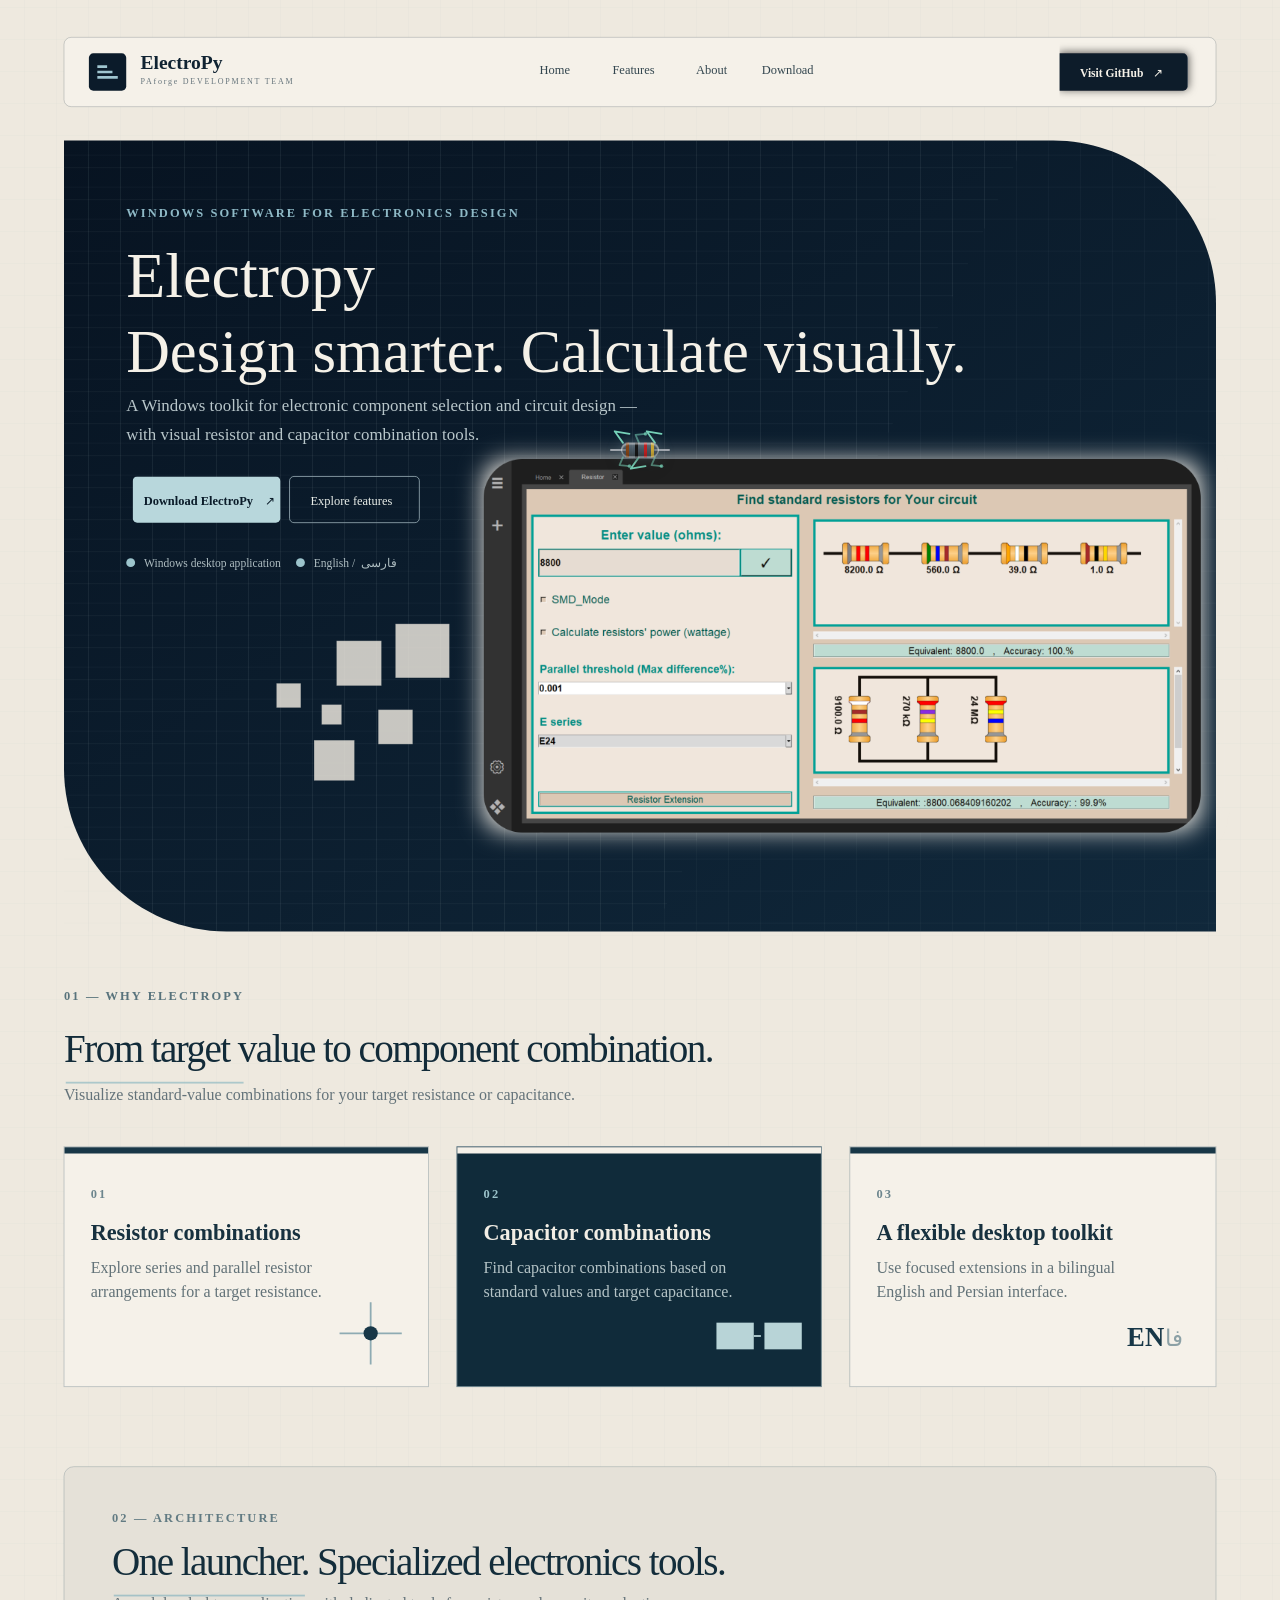
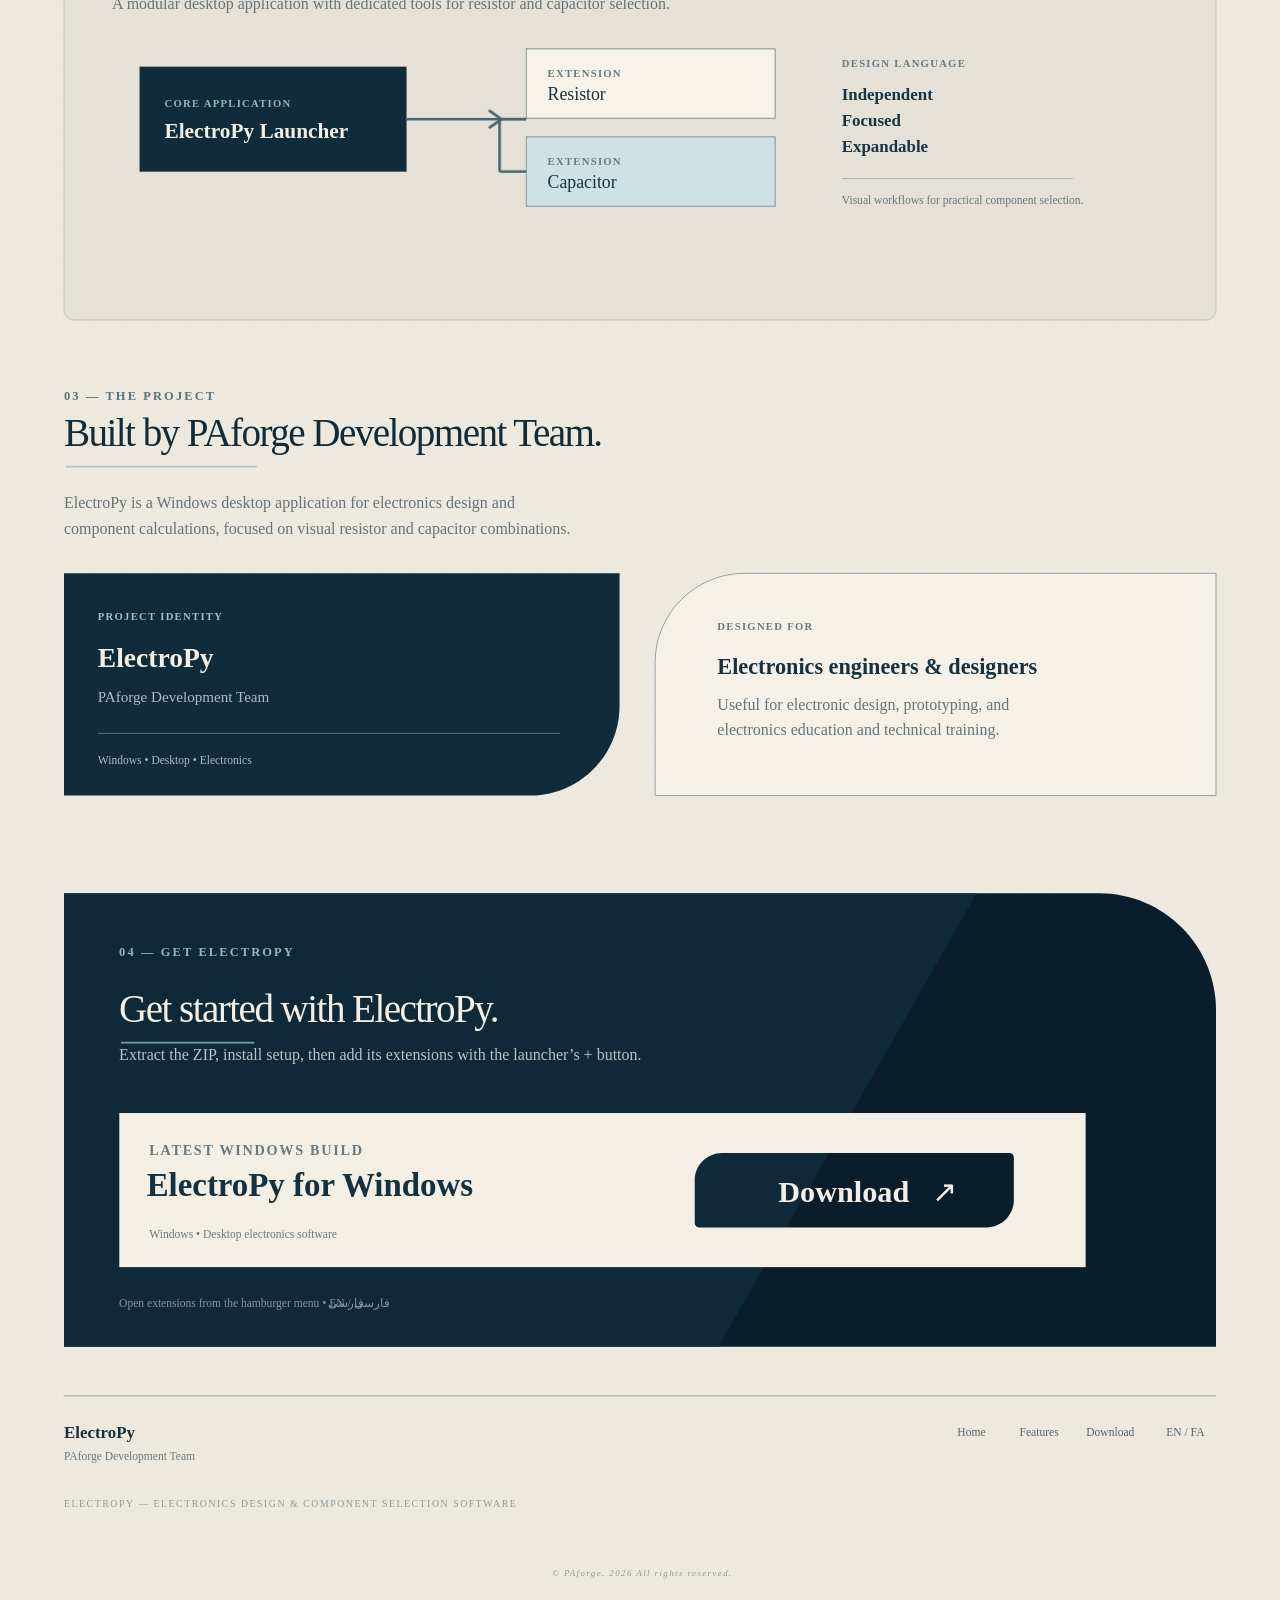
<file: index.html>
<!DOCTYPE html>
<html lang="en" dir="ltr">
<head>
<meta name="google-site-verification" content="y4TLE__KYcweNOFC9bByHxNJOLmzyhSzI86XXsCqPfM" />
<meta charset="UTF-8">
<meta name="viewport" content="width=device-width, initial-scale=1.0, maximum-scale=5.0">
<title data-text="page_title">ElectroPy — Desktop Electronics Toolkit</title>

<!-- ===== FAVICONS ===== -->
<link rel="icon" type="image/png" href="/favicon-96x96.png" sizes="96x96" />
<link rel="icon" type="image/svg+xml" href="/favicon.svg" />
<link rel="shortcut icon" href="/favicon.ico" />
<link rel="apple-touch-icon" sizes="180x180" href="/apple-touch-icon.png" />
<meta name="apple-mobile-web-app-title" content="Electropy" />
<link rel="manifest" href="/site.webmanifest" />
<link rel="icon" type="image/png" href="/favicon-96x96.png" sizes="96x96" />
<link rel="icon" type="image/svg+xml" href="/favicon.svg" />
<link rel="shortcut icon" href="/favicon.ico" />
<link rel="apple-touch-icon" sizes="180x180" href="/apple-touch-icon.png" />
<meta name="apple-mobile-web-app-title" content="Electropy" />
<link rel="manifest" href="/site.webmanifest" />

<!-- ===== TEXTS ===== -->
<script src="./texts.js"></script>

<style>
/* ============================================================
   ELECTROPY — pure CSS + vanilla JS
   ============================================================ */

:root {
  --paper: #eee9df;
  --ink: #0b1b2a;
  --ink-2: #102332;
  --accent: #91b9c2;
  --accent-2: #cfe2e3;
  --ease-out: cubic-bezier(.22, 1, .36, 1);
  --ease-spring: cubic-bezier(.34, 1.56, .64, 1);
}

* { margin: 0; padding: 0; box-sizing: border-box; }
html { scroll-behavior: smooth; }
body {
  background: var(--paper);
  font-family: 'Segoe UI', Tahoma, sans-serif;
  overflow-x: hidden;
  -webkit-font-smoothing: antialiased;
}
body.menu-open { overflow: hidden; }

@media (hover: hover) and (pointer: fine) {
  body, body * { cursor: none !important; }
}

.page-wrapper { width: 100%; }
.page-desktop { display: block; }
.page-mobile  { display: none; }
.page-desktop > svg, .page-mobile > svg {
  display: block; width: 100%; height: auto; overflow: visible;
  user-select: none; -webkit-user-select: none;
}

/* ================= LOADING SCREEN ================= */
.loader {
  position: fixed; inset: 0; z-index: 99999;
  background: #0a1d2b;
  display: flex; align-items: center; justify-content: center;
  flex-direction: column; gap: 26px;
  transition: opacity .9s ease, visibility .9s ease;
}
.loader.hidden { opacity: 0; visibility: hidden; pointer-events: none; }
.loader-resistor { width: 120px; height: 60px; }
.loader-resistor svg { width: 100%; height: 100%; }
.loader-bar {
  width: 220px; height: 2px;
  background: rgba(145,185,194,.18);
  border-radius: 2px; overflow: hidden; position: relative;
}
.loader-bar::after {
  content: ''; position: absolute; inset: 0; width: 0;
  background: linear-gradient(90deg, #91b9c2, #cfe2e3);
  animation: loadFill 1.7s cubic-bezier(.65,0,.35,1) forwards;
  box-shadow: 0 0 12px rgba(145,185,194,.7);
}
@keyframes loadFill { to { width: 100%; } }
.loader-text {
  color: #91b9c2; font-size: 11px; letter-spacing: .35em;
  font-weight: 600;
  animation: pulseText 1.6s ease-in-out infinite;
}
@keyframes pulseText { 0%,100% { opacity: .45; } 50% { opacity: 1; } }
.ldr-body {
  stroke-dasharray: 400; stroke-dashoffset: 400;
  animation: drawLine 1.4s ease .2s forwards;
}
@keyframes drawLine { to { stroke-dashoffset: 0; } }
.ldr-band { opacity: 0; animation: bandIn .3s ease forwards; }
.ldr-band:nth-child(2) { animation-delay: .9s; }
.ldr-band:nth-child(3) { animation-delay: 1.0s; }
.ldr-band:nth-child(4) { animation-delay: 1.1s; }
.ldr-band:nth-child(5) { animation-delay: 1.2s; }
@keyframes bandIn { to { opacity: 1; } }
.ldr-glow {
  fill: none; stroke: #91b9c2; stroke-width: 1; opacity: 0;
  animation: glowPulse 1.8s ease-in-out .6s infinite;
}
@keyframes glowPulse { 0%,100% { opacity: 0; } 50% { opacity: .5; } }

/* ================= SCROLL PROGRESS ================= */
.scroll-progress {
  position: fixed; top: 0; left: 0;
  height: 2px; width: 0%;
  background: linear-gradient(90deg, #91b9c2, #17303e);
  z-index: 9999;
  transition: width .15s linear;
}

/* ================= STICKY HEADER — شفاف‌تر ================= */
.sticky-header {
  position: fixed; top: -100px; left: 0; right: 0;
  height: 78px; z-index: 9998;
  pointer-events: none;
  background: rgba(238, 233, 223, 0.62);
  backdrop-filter: blur(22px) saturate(180%);
  -webkit-backdrop-filter: blur(22px) saturate(180%);
  border-bottom: 1px solid rgba(23,48,62,.08);
  box-shadow: 0 4px 24px rgba(16,43,58,.05);
  transition: top .45s var(--ease-out), opacity .45s ease;
  display: flex; align-items: center;
  padding: 0 clamp(20px, 4vw, 72px);
  opacity: 0;
}
.sticky-header.visible { top: 0; pointer-events: auto; opacity: 1; }
.sticky-inner {
  width: 100%; max-width: 1440px; margin: 0 auto;
  display: flex; align-items: center; justify-content: space-between; gap: 20px;
}
.sticky-brand {
  display: flex; align-items: center; gap: 12px;
  color: #102332; font-weight: 700; font-size: 22px; letter-spacing: -.02em;
  transition: transform .35s var(--ease-spring);
  background: none; border: none; padding: 0;
}
.sticky-brand:hover { transform: scale(1.03); }
.sticky-brand-icon {
  width: 42px; height: 42px; border-radius: 5px;
  background: var(--ink);
  display: flex; align-items: center; justify-content: center;
  flex-shrink: 0;
  transition: transform .4s var(--ease-spring), box-shadow .4s ease;
}
.sticky-brand:hover .sticky-brand-icon {
  transform: rotate(-6deg) scale(1.06);
  box-shadow: 0 6px 18px rgba(11,27,42,.30);
}
.sticky-brand-icon svg { width: 100%; height: 100%; display: block; }
.sticky-nav {
  display: flex; align-items: center;
  gap: clamp(20px, 3vw, 40px);
  font-size: 14px; color: #33464f;
}
.sticky-nav button {
  background: none; border: none; font: inherit; color: inherit;
  padding: 4px 0;
  transition: color .35s ease, transform .35s var(--ease-spring);
  position: relative;
}
.sticky-nav button:hover { color: #79a7b2; transform: translateY(-1px); }
.sticky-nav button::after {
  content: ''; position: absolute; left: 0; bottom: -4px;
  width: 0; height: 1px; background: #91b9c2;
  transition: width .4s var(--ease-out);
}
.sticky-nav button:hover::after { width: 100%; }

/* ===== دکمه گیت‌هاب هدر — متن دقیقاً وسط ===== */
.sticky-cta {
  background: var(--ink); color: #e8e4dc;
  font-size: 13px; font-weight: 600; font-family: inherit;
  padding: 0 20px; height: 44px;
  border-radius: 5px; border: none;
  transition: transform .35s var(--ease-spring), filter .4s ease, box-shadow .4s ease;
  display: inline-flex; align-items: center; justify-content: center;
  gap: 7px; line-height: 1;
  white-space: nowrap;
}
.sticky-cta span { display: inline-flex; align-items: center; }
.sticky-cta svg { display: block; transition: transform .35s var(--ease-spring); flex-shrink: 0; }
.sticky-cta:hover {
  transform: translateY(-2px) scale(1.04);
  filter: brightness(1.15);
  box-shadow: 0 8px 22px rgba(145,185,194,.45);
}
.sticky-cta:hover svg { transform: translate(1px, -1px); }
.sticky-cta:active { transform: scale(.96); }

/* ================= HAMBURGER ================= */
.hamburger {
  display: none;
  width: 42px; height: 42px; border-radius: 8px;
  background: var(--ink); border: none;
  position: relative; z-index: 10001;
  align-items: center; justify-content: center; flex-direction: column; gap: 5px;
  transition: transform .35s var(--ease-spring), background .3s ease;
  padding: 0; flex-shrink: 0;
}
.hamburger:hover { background: #17303e; transform: scale(1.06); }
.hamburger:active { transform: scale(.93); }
.hamburger span {
  display: block; width: 19px; height: 2px;
  background: var(--accent-2); border-radius: 2px;
  transition: transform .38s var(--ease-out), opacity .25s ease;
  transform-origin: center;
}
.hamburger.open span:nth-child(1) { transform: translateY(7px) rotate(45deg); }
.hamburger.open span:nth-child(2) { opacity: 0; transform: scaleX(0); }
.hamburger.open span:nth-child(3) { transform: translateY(-7px) rotate(-45deg); }

/* ================= MOBILE MENU ================= */
.mobile-menu {
  display: none;
  position: fixed; top: 68px; left: 12px; right: 12px;
  z-index: 10000;
  background: rgba(10, 29, 43, 0.97);
  backdrop-filter: blur(18px) saturate(140%);
  -webkit-backdrop-filter: blur(18px) saturate(140%);
  border-radius: 12px;
  border: 1px solid rgba(145,185,194,.28);
  box-shadow: 0 18px 40px rgba(0,0,0,.35);
  flex-direction: column; padding: 10px; gap: 2px;
  opacity: 0; visibility: hidden;
  transform: translateY(-14px) scale(.985);
  transform-origin: top center;
  transition: opacity .32s ease, visibility .32s ease, transform .4s var(--ease-out);
}
.mobile-menu.open { opacity: 1; visibility: visible; transform: translateY(0) scale(1); }
.mobile-menu-header {
  display: flex; align-items: center; gap: 10px;
  padding: 6px 6px 12px; margin-bottom: 4px;
  border-bottom: 1px solid rgba(145,185,194,.18);
}
.mobile-menu-logo {
  width: 42px; height: 42px; border-radius: 5px;
  background: var(--ink);
  display: flex; align-items: center; justify-content: center;
  flex-shrink: 0; overflow: hidden;
}
.mobile-menu-logo svg { width: 100%; height: 100%; display: block; }
.mobile-menu-brand-text { display: flex; flex-direction: column; line-height: 1.1; }
.mobile-menu-brand-name {
  color: var(--accent-2); font-size: 17px; font-weight: 700; letter-spacing: -.01em;
}
.mobile-menu-brand-sub {
  color: #65747b; font-size: 8px; letter-spacing: .22em;
  font-weight: 600; margin-top: 3px;
}
.mobile-menu-header, .mobile-menu a {
  opacity: 0; transform: translateY(-9px);
  transition:
    opacity .3s ease calc(var(--i, 0) * 45ms),
    transform .45s var(--ease-out) calc(var(--i, 0) * 45ms),
    background .25s ease, color .25s ease, border-color .25s ease;
}
.mobile-menu.open .mobile-menu-header,
.mobile-menu.open a { opacity: 1; transform: translateY(0); }
.mobile-menu a {
  color: var(--accent-2); font-size: 15px; font-weight: 600;
  letter-spacing: .04em; text-decoration: none;
  padding: 12px 16px; border-radius: 8px;
  border: 1px solid transparent;
  display: flex; align-items: center; justify-content: space-between;
}
.mobile-menu a .m-chev {
  color: rgba(145,185,194,.55);
  transition: transform .25s ease, color .25s ease;
}
.mobile-menu a:hover, .mobile-menu a:active {
  background: rgba(145,185,194,.12);
  color: #91b9c2;
  border-color: rgba(145,185,194,.3);
}
.mobile-menu a:hover .m-chev, .mobile-menu a:active .m-chev {
  transform: translateX(4px); color: #91b9c2;
}

/* ===== دکمه گیت‌هاب منوی موبایل ===== */
.mobile-menu .mobile-gh-btn {
  margin-top: 6px;
  background: #91b9c2; color: #0a1d2b !important;
  font-weight: 700; padding: 13px 20px !important;
  border-radius: 8px; border: none !important;
  justify-content: center; gap: 8px;
}
.mobile-menu .mobile-gh-btn:hover { background: var(--accent-2); color: #0a1d2b !important; }
.mobile-backdrop {
  display: none;
  position: fixed; inset: 0; z-index: 9999;
  background: rgba(10, 29, 43, 0.35);
  backdrop-filter: blur(2px);
  -webkit-backdrop-filter: blur(2px);
  opacity: 0; visibility: hidden;
  transition: opacity .3s ease, visibility .3s ease;
}
.mobile-backdrop.open { opacity: 1; visibility: visible; }

/* ================= TOAST ================= */
.toast {
  position: fixed; bottom: 30px; left: 50%;
  transform: translate(-50%) translateY(100px);
  background: rgba(16,43,58,.95);
  color: #e8e4dc;
  font-size: 13px; font-weight: 500; letter-spacing: .05em;
  padding: 12px 20px; border-radius: 6px;
  box-shadow: 0 8px 24px rgba(0,0,0,.28);
  z-index: 99996;
  opacity: 0;
  transition: transform .45s var(--ease-out), opacity .45s ease;
  border: 1px solid rgba(145,185,194,.35);
  max-width: 90vw; text-align: center;
  display: inline-flex; align-items: center; gap: 9px;
  pointer-events: none;
}
.toast.show { transform: translate(-50%) translateY(0); opacity: 1; }
.toast svg { color: #91b9c2; flex-shrink: 0; }

/* ================= SVG BUTTONS & CARDS ================= */
.btn-g, .feature-card, .arch-block, .proj-panel {
  transform-box: fill-box; transform-origin: center;
  will-change: transform, filter;
}
.btn-g { transition: transform .4s var(--ease-spring), filter .45s ease; }
.btn-g:hover { transform: scale(1.05); filter: brightness(1.07) drop-shadow(0 6px 18px rgba(145,185,194,.45)); }
.btn-g:active { transform: scale(.97); filter: brightness(.94); }
.btn-outline-g {
  transform-box: fill-box; transform-origin: center;
  transition: transform .4s var(--ease-spring), filter .45s ease;
}
.btn-outline-g .btn-outline { transition: fill .4s ease; }
.btn-outline-g:hover { transform: scale(1.04); filter: drop-shadow(0 4px 12px rgba(145,185,194,.3)); }
.btn-outline-g:hover .btn-outline { fill: rgba(182,215,220,.12); }
.btn-outline-g:active { transform: scale(.97); }
.nav-link {
  transform-box: fill-box; transform-origin: center;
  transition: fill .4s ease, transform .35s var(--ease-spring);
}
.nav-link:hover { fill: #9fd3dd !important; }
.footer-link { transition: fill .4s ease; }
.footer-link:hover { fill: #91b9c2 !important; }
.feature-card { transition: transform .5s var(--ease-out), filter .5s ease; }
.feature-card:hover { transform: translateY(-9px) scale(1.012); filter: drop-shadow(0 16px 30px rgba(16,43,58,.2)); }
.feature-card:active { transform: translateY(-2px) scale(.995); }
.arch-block, .proj-panel { transition: transform .5s var(--ease-out), filter .5s ease; }
.arch-block:hover, .proj-panel:hover { transform: translateY(-6px) scale(1.01); filter: drop-shadow(0 10px 22px rgba(16,43,58,.22)); }
.arch-block:active, .proj-panel:active { transform: translateY(-1px) scale(.997); }
.deco-cross { transform-box: fill-box; transform-origin: center; transition: transform .55s var(--ease-out); }
.feature-card:hover .deco-cross { transform: rotate(90deg); }
.deco-dot { transform-box: fill-box; transform-origin: center; }
.feature-card:hover .deco-dot { animation: dotPop .7s var(--ease-spring); }
@keyframes dotPop { 0% { transform: scale(1); } 45% { transform: scale(1.45); } to { transform: scale(1); } }
.deco-lang { transform-box: fill-box; transform-origin: center; transition: transform .45s var(--ease-spring); }
.feature-card:hover .deco-lang { transform: scale(1.12); }
.dl-pulse { transform-box: fill-box; transform-origin: center; }
.dl-pulse.pulse { animation: dlPulse 1.5s var(--ease-out); }
@keyframes dlPulse {
  0% { filter: none; transform: scale(1); }
  25% { filter: drop-shadow(0 0 26px rgba(145,185,194,.95)); transform: scale(1.06); }
  55% { filter: drop-shadow(0 0 14px rgba(145,185,194,.6)); transform: scale(.99); }
  to { filter: none; transform: scale(1); }
}
.launcher-line { stroke-dasharray: 8 6; animation: dashMove 3s linear infinite; }
@keyframes dashMove { to { stroke-dashoffset: -56; } }
.dl-card-glow { animation: softPulse 5s ease-in-out infinite; }
@keyframes softPulse { 0%,100% { opacity: .85; } 50% { opacity: 1; } }

/* ============================================================
   HERO ENTRANCE
   ============================================================ */
@keyframes heroIn {
  from { opacity: 0; }
  to   { opacity: 1; }
}
.hero-el {
  opacity: 0;
  animation-name: heroIn, heroForce;
  animation-duration: .9s, .01s;
  animation-timing-function: cubic-bezier(.22,1,.36,1), linear;
  animation-fill-mode: forwards, forwards;
  animation-delay: var(--hd, 0ms), 2s;
}
@keyframes heroForce { to { opacity: 1; } }

/* ================= SCROLL REVEAL ================= */
.reveal {
  opacity: 0; transform: translateY(38px); filter: blur(6px);
  transition: opacity 1s ease, transform 1.05s var(--ease-out), filter .9s ease;
  transition-delay: var(--rd, 0ms);
  will-change: opacity, transform, filter;
}
.reveal.in { opacity: 1; transform: translateY(0); filter: blur(0); }
.sweep-line {
  transform-box: fill-box; transform-origin: left center;
  transform: scaleX(0);
  transition: transform 1.25s var(--ease-out) .3s;
}
.reveal.in .sweep-line { transform: scaleX(1); }
.float-rect {
  transform-box: fill-box; transform-origin: center;
  animation: floatSq 9s ease-in-out infinite;
}
.float-rect:nth-child(2) { animation-duration: 7.5s;  animation-delay: -1.6s; }
.float-rect:nth-child(3) { animation-duration: 10.5s; animation-delay: -3.1s; }
.float-rect:nth-child(4) { animation-duration: 8.2s;  animation-delay: -2.2s; }
.float-rect:nth-child(5) { animation-duration: 11s;   animation-delay: -4.4s; }
.float-rect:nth-child(6) { animation-duration: 7s;    animation-delay: -0.8s; }
@keyframes floatSq {
  0%,100% { transform: translate(0) rotate(0); }
  33%     { transform: translate(5px, -13px) rotate(5deg); }
  66%     { transform: translate(-4px, -5px) rotate(-4deg); }
}

/* ================= CLICK RIPPLE ================= */
.click-ripple {
  position: fixed;
  width: 12px; height: 12px;
  border-radius: 50%;
  border: 1.5px solid #91b9c2;
  pointer-events: none;
  z-index: 9998;
  transform: translate(-50%, -50%) scale(1);
  opacity: .9;
  animation: clickRipple .8s ease-out forwards;
}
.click-ripple.touch {
  width: 20px; height: 20px;
  background: rgba(145,185,194,.18);
  border-width: 1px;
}
@keyframes clickRipple { to { transform: translate(-50%, -50%) scale(6); opacity: 0; } }

/* ================= RESISTOR CURSOR ================= */
.resistor-shadow {
  position: fixed; left: 0; top: 0;
  width: 32px; height: 11px; border-radius: 999px;
  transform-origin: center center;
  z-index: 99997; pointer-events: none;
  background: radial-gradient(ellipse, rgba(0,0,0,0.5) 0%, rgba(0,0,0,0.25) 45%, rgba(0,0,0,0) 75%);
  filter: blur(3px);
  opacity: 0; transition: opacity .5s ease;
  will-change: transform;
}
.resistor-body {
  position: fixed; left: 0; top: 0;
  width: 38px; height: 15px; border-radius: 999px;
  transform-origin: center center;
  z-index: 99998; pointer-events: none;
  background:
    linear-gradient(90deg,
      transparent 0%, transparent 10%,
      rgba(139,69,19,0.95) 10%, rgba(139,69,19,0.95) 19%,
      transparent 19%, transparent 35%,
      rgba(20,20,20,0.95) 35%, rgba(20,20,20,0.95) 44%,
      transparent 44%, transparent 60%,
      rgba(200,30,30,0.95) 60%, rgba(200,30,30,0.95) 69%,
      transparent 69%, transparent 81%,
      rgba(212,175,55,0.95) 81%, rgba(212,175,55,0.95) 90%,
      transparent 90%, transparent 100%),
    linear-gradient(180deg, rgba(255,255,255,0.22), rgba(255,255,255,0.03) 45%, rgba(0,0,0,0.12) 100%),
    rgba(255,255,255,0.10);
  border: 1.5px solid rgba(255,255,255,0.45);
  box-shadow:
    inset 0 1px 1px rgba(255,255,255,0.5),
    inset 0 -2px 6px rgba(0,0,0,0.25),
    0 0 14px rgba(145,185,194,0.35),
    0 6px 20px rgba(0,0,0,0.18);
  backdrop-filter: blur(10px) saturate(160%);
  -webkit-backdrop-filter: blur(10px) saturate(160%);
  opacity: 0; transition: opacity .5s ease;
  will-change: transform;
}
.resistor-body.active, .resistor-shadow.active { opacity: 1; }
.cursor-stage {
  position: fixed; inset: 0; z-index: 99996;
  pointer-events: none; opacity: 0; transition: opacity .5s ease;
  will-change: opacity;
}
.cursor-stage.active { opacity: 1; }
@media (hover: none), (pointer: coarse) {
  .cursor-stage, .resistor-body, .resistor-shadow { display: none !important; }
}

/* ================= RESPONSIVE ================= */
@media (max-width: 1024px) {
  .sticky-header { height: 68px; padding: 0 24px; }
  .sticky-brand { font-size: 19px; }
  .sticky-brand-icon { width: 36px; height: 36px; }
}
@media (max-width: 880px) {
  .page-desktop { display: none; }
  .page-mobile  { display: block; padding-top: 66px; }
  .sticky-header { height: 62px; padding: 0 16px; }
  .sticky-brand { font-size: 17px; gap: 9px; }
  .sticky-brand-icon { width: 34px; height: 34px; }
  .sticky-nav, .sticky-cta { display: none !important; }
  .hamburger, .mobile-menu { display: flex; }
  .mobile-backdrop { display: block; }
  .toast { font-size: 12px; padding: 10px 16px; bottom: 18px; }
  .reveal { transform: translateY(26px); }
}
@media (max-width: 480px) {
  .page-mobile { padding-top: 60px; }
  .sticky-header { height: 56px; padding: 0 12px; }
  .sticky-brand { font-size: 15px; }
  .sticky-brand-icon { width: 30px; height: 30px; }
  .hamburger { width: 38px; height: 38px; }
  .hamburger span { width: 17px; }
  .mobile-menu { top: 60px; left: 8px; right: 8px; padding: 8px; }
  .mobile-menu-logo { width: 36px; height: 36px; }
  .mobile-menu-brand-name { font-size: 15px; }
  .mobile-menu a { font-size: 14px; padding: 11px 14px; }
  .mobile-menu .mobile-gh-btn { padding: 12px 18px !important; font-size: 14px; }
}
@media (prefers-reduced-motion: reduce) {
  html { scroll-behavior: auto; }
  .reveal { transition: opacity .3s ease; transform: none; filter: none; }
  .hero-el { animation: none !important; opacity: 1 !important; }
  .float-rect, .launcher-line, .dl-card-glow { animation: none !important; }
}
</style>
</head>
<body>

<!-- ========== LOADING SCREEN ========== -->
<div class="loader" id="loader">
  <div class="loader-resistor">
    <svg viewBox="0 0 120 60">
      <rect class="ldr-body" x="10" y="20" width="100" height="30" rx="14" fill="none" stroke="#91b9c2" stroke-width="2"/>
      <rect class="ldr-band" x="30" y="20" width="6" height="30" fill="#8a5a2b"/>
      <rect class="ldr-band" x="46" y="20" width="6" height="30" fill="#1c1c1c"/>
      <rect class="ldr-band" x="62" y="20" width="6" height="30" fill="#c0392b"/>
      <rect class="ldr-band" x="78" y="20" width="6" height="30" fill="#d4ac0d"/>
      <rect class="ldr-glow" x="6" y="16" width="108" height="38" rx="18"/>
    </svg>
  </div>
  <div class="loader-bar"></div>
  <div class="loader-text">LOADING ELECTROPY</div>
</div>

<!-- ========== STICKY HEADER ========== -->
<header class="sticky-header" id="stickyHeader">
  <div class="sticky-inner">
    <button class="sticky-brand" id="brandBtn" aria-label="ElectroPy — back to top">
      <div class="sticky-brand-icon">
        <svg viewBox="0 0 42 42" xmlns="http://www.w3.org/2000/svg">
          <rect x="0" y="0" width="42" height="42" rx="5" fill="#0b1b2a"/>
          <path d="M11 25h20M11 19h14M11 13h8" stroke="#9fc5d0" stroke-width="3" stroke-linecap="square" fill="none"/>
        </svg>
      </div>
      <span data-text="brand">ElectroPy</span>
    </button>
    <nav class="sticky-nav">
      <button data-nav="home" data-text="nav_home">Home</button>
      <button data-nav="features" data-text="nav_features">Features</button>
      <button data-nav="about" data-text="nav_about">About</button>
      <button data-nav="download" data-text="nav_download">Download</button>
    </nav>
    <button class="sticky-cta" id="headerGithubBtn" aria-label="Visit GitHub">
      <span data-text="nav_visit_github">Visit GitHub</span>
      <svg width="14" height="14" viewBox="0 0 24 24" fill="none" stroke="currentColor" stroke-width="2.4" stroke-linecap="round" stroke-linejoin="round"><path d="M7 7h10v10"/><path d="M7 17 17 7"/></svg>
    </button>
    <button class="hamburger" id="hamburger" aria-label="Menu" aria-expanded="false">
      <span></span><span></span><span></span>
    </button>
  </div>
</header>

<!-- ========== MOBILE MENU ========== -->
<div class="mobile-backdrop" id="mobileBackdrop"></div>
<div class="mobile-menu" id="mobileMenu" role="menu" aria-hidden="true">
  <div class="mobile-menu-header" style="--i:0">
    <div class="mobile-menu-logo">
      <svg viewBox="0 0 42 42" xmlns="http://www.w3.org/2000/svg">
        <rect x="0" y="0" width="42" height="42" rx="5" fill="#0b1b2a"/>
        <path d="M11 25h20M11 19h14M11 13h8" stroke="#9fc5d0" stroke-width="3" stroke-linecap="square" fill="none"/>
      </svg>
    </div>
    <div class="mobile-menu-brand-text">
      <span class="mobile-menu-brand-name" data-text="brand">ElectroPy</span>
      <span class="mobile-menu-brand-sub" data-text="brand_sub">PARKAM DEVELOPMENT TEAM</span>
    </div>
  </div>
  <a style="--i:1" data-nav="home" role="menuitem"><span data-text="nav_home">Home</span>
    <svg class="m-chev" width="17" height="17" viewBox="0 0 24 24" fill="none" stroke="currentColor" stroke-width="2" stroke-linecap="round" stroke-linejoin="round"><path d="m9 18 6-6-6-6"/></svg>
  </a>
  <a style="--i:2" data-nav="features" role="menuitem"><span data-text="nav_features">Features</span>
    <svg class="m-chev" width="17" height="17" viewBox="0 0 24 24" fill="none" stroke="currentColor" stroke-width="2" stroke-linecap="round" stroke-linejoin="round"><path d="m9 18 6-6-6-6"/></svg>
  </a>
  <a style="--i:3" data-nav="about" role="menuitem"><span data-text="nav_about">About</span>
    <svg class="m-chev" width="17" height="17" viewBox="0 0 24 24" fill="none" stroke="currentColor" stroke-width="2" stroke-linecap="round" stroke-linejoin="round"><path d="m9 18 6-6-6-6"/></svg>
  </a>
  <a style="--i:4" data-nav="download" role="menuitem"><span data-text="nav_download">Download</span>
    <svg class="m-chev" width="17" height="17" viewBox="0 0 24 24" fill="none" stroke="currentColor" stroke-width="2" stroke-linecap="round" stroke-linejoin="round"><path d="m9 18 6-6-6-6"/></svg>
  </a>
  <a class="mobile-gh-btn" style="--i:5" id="mobileGithubBtn" role="menuitem"><span data-text="nav_visit_github">Visit GitHub</span>
    <svg width="16" height="16" viewBox="0 0 24 24" fill="none" stroke="currentColor" stroke-width="2.6" stroke-linecap="round" stroke-linejoin="round"><path d="M7 7h10v10"/><path d="M7 17 17 7"/></svg>
  </a>
</div>

<!-- ========== MAIN CONTENT ========== -->
<main class="page-wrapper">

  <!-- ===== DESKTOP SVG ===== -->
  <div class="page-desktop">
    <svg xmlns="http://www.w3.org/2000/svg" version="1.1" xmlns:xlink="http://www.w3.org/1999/xlink" viewBox="0 0 1440 3600" id="mainSvg" preserveAspectRatio="xMidYMid meet">
      <defs>
        <style>
          .st0 { fill: #cfe2e3; }
          .st0, .st1 { stroke: #71868d; }
          .st2 { font-size: 11px; letter-spacing: .16em; }
          .st2, .st3, .st4, .st5, .st6, .st11, .st12, .st14, .st15, .st21, .st24, .st31, .st35, .st36, .st37, .st38, .st44, .st45, .st46, .st47, .st48, .st49, .st50, .st52, .st53, .st55, .st56, .st60, .st61, .st64, .st68 { font-family: SegoeUI, 'Segoe UI'; }
          .st2, .st41 { fill: #8a999d; }
          .st3 { fill: #aebdc1; }
          .st3, .st4, .st6, .st10, .st11, .st14, .st20, .st24, .st34, .st37, .st44, .st47, .st50, .st56, .st57, .st59, .st60, .st68 { font-size: 13px; }
          .st73, .st74 { fill: #eee9df; }
          .st4 { fill: #52666e; }
          .st5 { font-size: 68px; }
          .st5, .st25 { fill: #f5f1e8; }
          .st6 { fill: #52636b; }
          .st74, .st76 { stroke: #172b39; stroke-opacity: .22; }
          .st77 { fill: #183747; }
          .st7 { fill: url(#grid1); }
          .st7, .st78 { opacity: .75; }
          .st79 { fill: #829ba4; }
          .st8 { fill: #163141; font-size: 27px; }
          .st8, .st9, .st80, .st10, .st13, .st16, .st17, .st18, .st19, .st22, .st23, .st26, .st27, .st30, .st32, .st33, .st34, .st39, .st40, .st43, .st51, .st54, .st57, .st59, .st62, .st63, .st65, .st66, .st69, .st70, .st71 { font-family: SegoeUI-Bold, 'Segoe UI'; font-weight: 700; }
          .st9, .st48 { fill: #193341; }
          .st9, .st55, .st69 { font-size: 19px; }
          .st81 { stroke: #9fc5d0; stroke-linecap: square; }
          .st81, .st82, .st83 { stroke-width: 3px; }
          .st84 { stroke: #8eabb3; }
          .st84, .st85 { stroke-width: 2px; }
          .st86 { fill: #cdd0ca; }
          .st10 { fill: #e8efed; }
          .st87 { fill: #b8d7dc; }
          .st11 { fill: #66777c; }
          .st88 { fill: #d6e5e6; }
          .st89 { fill: #fff; }
          .st12 { fill: #b4c3c6; }
          .st12, .st15, .st31, .st46, .st49 { font-size: 18px; }
          .st90 { mask: url(#mask); }
          .st91 { stroke: #87999e; }
          .st91, .st92, .st76, .st93 { fill: #f5f1e9; }
          .st13 { fill: #657980; }
          .st13, .st23, .st26, .st27, .st40, .st51, .st63, .st66 { font-size: 12px; }
          .st13, .st23, .st26, .st27, .st40, .st51, .st63, .st66, .st70 { letter-spacing: .12em; }
          .st94 { fill: #9cc4cc; }
          .st95 { fill: #fffdf8; stroke: #8c9ba0; }
          .st96 { filter: url(#luminosity-invert-noclip); }
          .st97 { fill: #c9dfe2; }
          .st14 { fill: #66777d; }
          .st15 { fill: #627278; }
          .st16 { fill: #152d3b; }
          .st16, .st19, .st62 { font-size: 25px; }
          .st17 { fill: #6c858d; }
          .st17, .st18, .st21, .st22, .st29, .st54, .st64, .st65, .st71 { font-size: 14px; }
          .st17, .st18, .st22, .st54, .st65, .st71 { letter-spacing: .17em; }
          .st18 { fill: #9cc4cb; }
          .st98, .st99, .st100, .st101, .st83, .st102 { fill: none; }
          .st103 { fill: #244052; }
          .st19 { fill: #f2eee5; }
          .st20 { fill: #f6f2e9; }
          .st21 { fill: #e9eee9; }
          .st22 { fill: #627b83; }
          .st23, .st49 { fill: #64737a; }
          .st104 { fill: #0a1d2b; }
          .st82, .st83 { stroke: #486571; }
          .st99 { opacity: .55; stroke: #9eb1b8; }
          .st105 { filter: url(#drop-shadow-1); }
          .st106 { font-family: AdobeArabic-Regular, 'Adobe Arabic'; }
          .st24 { fill: #69797e; }
          .st25 { font-family: SegoeUIBlack, 'Segoe UI'; font-size: 72px; }
          .st26 { fill: #617980; }
          .st27 { fill: #65767c; }
          .st107 { stroke: #6f8790; }
          .st107, .st108 { fill: #102b3a; }
          .st109 { fill: #b8d4d7; }
          .st29 { fill: #0a1b29; }
          .st30 { font-size: 31px; }
          .st30, .st110 { fill: #f4efe6; }
          .st31 { fill: #b6c4c6; }
          .st32 { fill: #f3eee5; font-size: 24px; }
          .st111 { fill: url(#grid); }
          .st33 { fill: #173747; font-size: 30px; }
          .st85 { stroke: #b8d4d7; }
          .st112 { stroke: #819399; }
          .st34, .st39 { fill: #102332; }
          .st100 { stroke: #8ba0a9; }
          .st113 { fill: #e6e1d7; stroke: #173040; stroke-opacity: .15; }
          .st35 { fill: #132d3b; }
          .st35, .st38, .st52 { font-size: 44px; letter-spacing: -.04em; }
          .st36 { fill: #8ca1a6; font-size: 26px; }
          .st37, .st59 { fill: #243946; }
          .st38, .st42, .st114 { fill: #f4efe5; }
          .st39 { font-size: 22px; }
          .st115, .st116 { fill: #e8e4dc; }
          .st40 { fill: #91b9c2; }
          .st41 { font-family: SegoeUI-LightItalic, 'Segoe UI'; font-size: 10px; font-style: italic; font-weight: 300; letter-spacing: .16em; }
          .st117 { stroke: #829097; stroke-opacity: .35; }
          .st42 { font-size: 34px; }
          .st43 { fill: #15303e; font-size: 37px; }
          .st44 { fill: #829097; }
          .st45 { fill: #65747b; font-size: 9px; letter-spacing: .22em; }
          .st46 { fill: #65747a; }
          .st118 { stroke: #9aabad; }
          .st47, .st61 { fill: #aebdc0; }
          .st119 { fill: #91b8c2; }
          .st48 { font-size: 20px; }
          .st120 { fill: #e5e1d8; stroke: #8e9da1; stroke-opacity: .5; }
          .st50 { fill: #586a70; }
          .st121 { fill: #e7ece8; stroke: #b3c2c0; }
          .st51 { fill: #9fc2c8; }
          .st122 { fill: #eeeae2; }
          .st52 { fill: #122b39; }
          .st78 { mix-blend-mode: screen; }
          .st53, .st67 { fill: #2c4049; }
          .st53, .st70 { font-size: 16px; }
          .st54 { fill: #91b9c1; }
          .st124 { fill: #0b1b2a; }
          .st101 { opacity: .12; stroke: #9fb3bf; }
          .st125 { stroke: #607b84; }
          .st55 { fill: #b8c6ca; }
          .st56 { fill: #80989f; }
          .st126 { fill: #f2eee6; }
          .st57 { fill: #173240; }
          .st58 { fill: #112d3d; opacity: .77; }
          .st60 { fill: #687980; }
          .st61 { font-size: 17px; }
          .st62 { fill: #17313f; }
          .st102 { opacity: .16; stroke: #243946; }
          .st63 { fill: #64767a; }
          .st128 { fill: url(#linear-gradient); }
          .st116 { stroke: #b0b9b9; }
          .st64 { fill: #33464f; }
          .st65 { fill: #58737c; }
          .st129 { fill: #dcd8cf; }
          .st66 { fill: #647980; }
          .st1 { fill: #f7f3ea; }
          .st67 { font-size: 15px; }
          .st130 { opacity: .83; }
          .st68 { fill: #78858a; }
          .st69 { fill: #17303e; }
          .st93 { stroke: #8b9ba0; stroke-opacity: .55; }
          .st70 { fill: #687a80; }
          .st71 { fill: #8fbac7; }
          svg text { transition-property: none; }
        </style>
        <pattern id="grid" x="0" y="0" width="36" height="36" patternTransform="translate(27 -14392) scale(1 -1)" patternUnits="userSpaceOnUse" viewBox="0 0 36 36">
          <g>
            <rect class="st98" width="36" height="36"/>
            <polyline class="st101" points="36 36 0 36 0 0"/>
          </g>
        </pattern>
        <filter id="drop-shadow-1" x="1192" y="44" width="160" height="72" filterUnits="userSpaceOnUse">
          <feOffset dx="1" dy="-1"/>
          <feGaussianBlur result="blur" stdDeviation="5"/>
          <feFlood flood-color="#000" flood-opacity=".64"/>
          <feComposite in2="blur" operator="in"/>
          <feComposite in="SourceGraphic"/>
        </filter>
        <linearGradient id="linear-gradient" x1="-278.78" y1="2800.9" x2="-277.78" y2="2799.9" gradientTransform="translate(361377 2492958) scale(1296 -890)" gradientUnits="userSpaceOnUse">
          <stop offset="0" stop-color="#071321"/>
          <stop offset="1" stop-color="#10283b"/>
        </linearGradient>
        <pattern id="grid1" data-name="grid" patternTransform="translate(99 -14550) scale(1 -1)" xlink:href="#grid" href="#grid"/>
        <filter id="luminosity-invert-noclip" x="134" y="3052" width="1087.33" height="174" color-interpolation-filters="sRGB" filterUnits="userSpaceOnUse">
          <feColorMatrix result="cm" values="-1 0 0 0 1 0 -1 0 0 1 0 0 -1 0 1 0 0 0 1 0"/>
          <feFlood flood-color="#fff" result="bg"/>
          <feBlend in="cm" in2="bg"/>
        </filter>
        <mask id="mask" x="134" y="3052" width="1087.33" height="174" maskUnits="userSpaceOnUse">
          <g class="st96">
            <path class="st89" d="M812.43,3097.2h323.14c2.76,0,5,2.24,5,5v47.76c0,17.03-13.82,30.85-30.85,30.85h-323.14c-2.76,0-5-2.24-5-5v-47.76c0-17.03,13.82-30.85,30.85-30.85Z"/>
          </g>
        </mask>
        <!-- ===== CLIP PATH دسکتاپ (دقیقاً هم‌اندازه عکس) ===== -->
        <clipPath id="desktopImgClip">
          <rect x="544" y="479" width="807" height="495" rx="24" ry="24"/>
        </clipPath>
        <!-- ===== فیلتر BLUR برای هاله (فقط لبه‌ها نرم می‌شن) ===== -->
        <filter id="haloBlur" x="-15%" y="-15%" width="130%" height="130%">
          <feGaussianBlur stdDeviation="14"/>
        </filter>
      </defs>

      <g class="st28">
        <g id="Layer_1">
          <rect class="st73" width="1440" height="3600"/>
          <rect class="st111" width="1440" height="3600"/>

          <!-- ===== SVG HEADER ===== -->
          <g class="svg-header">
            <rect class="st76" x="72" y="42" width="1296" height="78" rx="8" ry="8"/>
            <g>
              <rect class="st124" x="100" y="60" width="42" height="42" rx="5" ry="5"/>
              <path class="st81" d="M111,87h20M111,81h14M111,75h8"/>
              <text class="st39" transform="translate(158 78)">
                <tspan x="0" y="0" data-text="brand">ElectroPy</tspan>
              </text>
              <text class="st45" transform="translate(158 95)">
                <tspan x="0" y="0" data-text="brand_sub">PARKAM DEVELOPMENT TEAM</tspan>
              </text>
            </g>
            <g class="svg-header-nav">
              <text class="st64 nav-link" data-nav="home" transform="translate(607 83)">
                <tspan x="0" y="0" data-text="nav_home">Home</tspan>
              </text>
              <text class="st64 nav-link" data-nav="features" transform="translate(689 83)">
                <tspan x="0" y="0" data-text="nav_features">Features</tspan>
              </text>
              <text class="st64 nav-link" data-nav="about" transform="translate(783 83)">
                <tspan x="0" y="0" data-text="nav_about">About</tspan>
              </text>
              <text class="st64 nav-link" data-nav="download" transform="translate(857 83)">
                <tspan x="0" y="0" data-text="nav_download">Download</tspan>
              </text>
            </g>
            <!-- ===== دکمه گیت‌هاب هدر — متن وسط ===== -->
            <g id="navGithubBtn" class="btn-g" data-action="github">
              <g class="st105">
                <rect class="st124" x="1186" y="60" width="150" height="42" rx="5" ry="5"/>
              </g>
              <text class="st20" style="pointer-events:none" transform="translate(1215 87)" text-anchor="start">
                <tspan class="st80" x="0" y="0" data-text="nav_visit_github">Visit GitHub</tspan>
                <tspan class="st106" x="82" y="0">↗</tspan>
              </text>
            </g>
          </g>

          <!-- ===== HERO ===== -->
          <g>
            <path class="st128" d="M72,158h1112.92c101.11,0,183.08,81.97,183.08,183.08v706.92H255.08c-101.11,0-183.08-81.97-183.08-183.08V158Z"/>
            <path class="st7" d="M72,158h1296v890H72V158Z"/>
            <path class="st111" d="M72,158h1082.15l-418.62,890h-479.19c-101.81,0-184.34-82.53-184.34-184.34V158Z"/>
            <g>
              <text class="st71 hero-el" style="--hd:120ms" transform="translate(142 244)">
                <tspan x="0" y="0" data-text="hero_eyebrow">DESKTOP ELECTRONICS TOOLKIT</tspan>
              </text>
              <g class="st28">
                <text class="st25 hero-el" style="--hd:260ms" transform="translate(142 334)">
                  <tspan x="0" y="0" data-text="hero_title">Electropy</tspan>
                </text>
                <text class="st5 hero-el" style="--hd:420ms" transform="translate(142 419)">
                  <tspan x="0" y="0" data-text="hero_subtitle">Electronics, made practical.</tspan>
                </text>
              </g>
              <text class="st55 hero-el" style="--hd:560ms" transform="translate(142 462)">
                <tspan x="0" y="0" data-text="hero_desc_line1">A focused Windows toolkit for practical electronics calculations —</tspan>
              </text>
              <text class="st55 hero-el" style="--hd:660ms" transform="translate(142 495)">
                <tspan x="0" y="0" data-text="hero_desc_line2">built around a clean, extensible desktop experience.</tspan>
              </text>
              <g class="hero-el" style="--hd:800ms">
                <g id="heroDownloadBtn" class="btn-g" data-action="scroll-download">
                  <rect class="st87" x="149.35" y="536" width="166" height="52" rx="5" ry="5"/>
                  <text class="st29" style="pointer-events:none" transform="translate(161.65 568)">
                    <tspan class="st80" x="0" y="0" data-text="hero_btn_download">Download ElectroPy </tspan>
                    <tspan class="st106" x="136.41" y="0">↗</tspan>
                  </text>
                </g>
                <g id="heroExploreBtn" class="btn-outline-g" data-action="explore">
                  <rect class="st100 btn-outline" x="325.74" y="536" width="146.03" height="52" rx="5" ry="5"/>
                  <text class="st21" style="pointer-events:none" transform="translate(349.26 568)">
                    <tspan x="0" y="0" data-text="hero_btn_explore">Explore features</tspan>
                  </text>
                </g>
              </g>
              <g class="hero-el" style="--hd:920ms">
                <circle class="st94" cx="147" cy="633" r="5"/>
                <text class="st3" transform="translate(162 638)">
                  <tspan x="0" y="0" data-text="hero_badge_os">Windows desktop application</tspan>
                </text>
                <circle class="st94" cx="338" cy="633" r="5"/>
                <text class="st3" transform="translate(353 638)">
                  <tspan x="0" y="0" data-text="hero_badge_lang_1">English / </tspan>
                </text>
                <text class="st3" transform="translate(405.95 638)">
                  <tspan x="0" y="0" data-text="hero_badge_lang_2">فارسی</tspan>
                </text>
              </g>
            </g>
          </g>

          <!-- ===== FEATURES ===== -->
          <g data-section-target="features" class="reveal">
            <text class="st65" transform="translate(72 1125)">
              <tspan x="0" y="0" data-text="features_eyebrow">01 — WHY ELECTROPY</tspan>
            </text>
            <text class="st52" transform="translate(72 1195)">
              <tspan x="0" y="0" data-text="features_title">Tools without the clutter.</tspan>
            </text>
            <rect class="sweep-line" x="74" y="1217" width="200" height="2" fill="#91b9c2" opacity=".7"/>
            <text class="st49" transform="translate(72 1237)">
              <tspan x="0" y="0" data-text="features_desc">A practical desktop environment built around focused electronics utilities.</tspan>
            </text>

            <g class="feature-card reveal" style="--rd:120ms">
              <rect class="st93" x="72" y="1290" width="410" height="270"/>
              <path class="st77" d="M72.56,1290.56h408.95v7H72.56v-7Z"/>
              <text class="st17" transform="translate(102 1348)">
                <tspan x="0" y="0" data-text="feature_1_num">01</tspan>
              </text>
              <text class="st62" transform="translate(102 1395)">
                <tspan x="0" y="0" data-text="feature_1_title">Practical tools</tspan>
              </text>
              <text class="st15" transform="translate(102 1432)">
                <tspan x="0" y="0" data-text="feature_1_desc_line1">Focused calculators for everyday</tspan>
              </text>
              <text class="st15" transform="translate(102 1459)">
                <tspan x="0" y="0" data-text="feature_1_desc_line2">electronics work.</tspan>
              </text>
              <path class="st84 deco-cross" d="M382,1500h70M417,1465v70"/>
              <circle class="st77 deco-dot" cx="417" cy="1500" r="8"/>
            </g>

            <g class="feature-card reveal" style="--rd:240ms">
              <rect class="st107" x="514" y="1290" width="410" height="270"/>
              <text class="st18" transform="translate(544 1348)">
                <tspan x="0" y="0" data-text="feature_2_num">02</tspan>
              </text>
              <text class="st19" transform="translate(544 1395)">
                <tspan x="0" y="0" data-text="feature_2_title">Extensible by design</tspan>
              </text>
              <text class="st12" transform="translate(544 1432)">
                <tspan x="0" y="0" data-text="feature_2_desc_line1">The launcher can load independent</tspan>
              </text>
              <text class="st12" transform="translate(544 1459)">
                <tspan x="0" y="0" data-text="feature_2_desc_line2">extensions at runtime.</tspan>
              </text>
              <g>
                <rect class="st109" x="806" y="1488" width="42" height="30"/>
                <rect class="st109" x="860" y="1488" width="42" height="30"/>
                <path class="st85 launcher-line" d="M848,1503h12"/>
              </g>
              <path class="st92" d="M514.52,1290.56h409.15v7h-409.15v-7Z"/>
            </g>

            <g class="feature-card reveal" style="--rd:360ms">
              <rect class="st93" x="956" y="1290" width="412" height="270"/>
              <text class="st17" transform="translate(986 1348)">
                <tspan x="0" y="0" data-text="feature_3_num">03</tspan>
              </text>
              <text class="st62" transform="translate(986 1395)">
                <tspan x="0" y="0" data-text="feature_3_title">Bilingual interface</tspan>
              </text>
              <text class="st15" transform="translate(986 1432)">
                <tspan x="0" y="0" data-text="feature_3_desc_line1">English and Persian support with</tspan>
              </text>
              <text class="st15" transform="translate(986 1459)">
                <tspan x="0" y="0" data-text="feature_3_desc_line2">a natural RTL / LTR system.</tspan>
              </text>
              <g class="deco-lang">
                <text class="st33" transform="translate(1268 1514)">
                  <tspan x="0" y="0">EN</tspan>
                </text>
                <text class="st36" transform="translate(1311 1514)">
                  <tspan x="0" y="0">فا</tspan>
                </text>
              </g>
              <path class="st77" d="M956.6,1290.56h410.93v7h-410.93v-7Z"/>
            </g>
          </g>

          <!-- ===== ABOUT / ARCHITECTURE ===== -->
          <g data-section-target="about" class="reveal">
            <rect class="st120" x="72" y="1650" width="1296" height="510" rx="10.98" ry="10.98"/>
            <text class="st22" transform="translate(126 1712)">
              <tspan x="0" y="0" data-text="about_eyebrow">02 — ARCHITECTURE</tspan>
            </text>
            <text class="st35" transform="translate(126 1772)">
              <tspan x="0" y="0" data-text="about_title">One core. Independent extensions.</tspan>
            </text>
            <rect class="sweep-line" x="128" y="1794" width="215" height="2" fill="#91b9c2" opacity=".75"/>
            <text class="st46" transform="translate(126 1810)">
              <tspan x="0" y="0" data-text="about_desc">A simple visual model of ElectroPy's extensible launcher.</tspan>
            </text>

            <g class="arch-block reveal" style="--rd:130ms">
              <rect class="st108" x="157" y="1875" width="300" height="118"/>
              <text class="st40" transform="translate(185 1920)">
                <tspan x="0" y="0" data-text="about_core_label">CORE APPLICATION</tspan>
              </text>
              <text class="st32" transform="translate(185 1955)">
                <tspan x="0" y="0" data-text="about_core_name">ElectroPy Launcher</tspan>
              </text>
            </g>
            <path class="st82" d="M457,1934h105"/>
            <path class="st83" d="M550,1924l14,10-14,10"/>

            <g class="arch-block reveal" style="--rd:250ms">
              <rect class="st1" x="592" y="1855" width="280" height="78"/>
              <text class="st26" transform="translate(616 1887)">
                <tspan x="0" y="0" data-text="about_ext_label">EXTENSION</tspan>
              </text>
              <text class="st48" transform="translate(616 1913)">
                <tspan x="0" y="0" data-text="about_ext_resistor">Resistor</tspan>
              </text>
            </g>

            <g class="arch-block reveal" style="--rd:360ms">
              <rect class="st0" x="592" y="1954" width="280" height="78"/>
              <text class="st26" transform="translate(616 1986)">
                <tspan x="0" y="0" data-text="about_ext_label">EXTENSION</tspan>
              </text>
              <text class="st48" transform="translate(616 2012)">
                <tspan x="0" y="0" data-text="about_ext_capacitor">Capacitor</tspan>
              </text>
            </g>

            <path class="st83" d="M562,1934v59M562,1934h30M562,1993h30"/>

            <g>
              <text class="st66" transform="translate(947 1875)">
                <tspan x="0" y="0" data-text="about_design_label">DESIGN LANGUAGE</tspan>
              </text>
              <text class="st9" transform="translate(947 1913)">
                <tspan x="0" y="0" data-text="about_design_1">Independent</tspan>
              </text>
              <text class="st9" transform="translate(947 1942)">
                <tspan x="0" y="0" data-text="about_design_2">Focused</tspan>
              </text>
              <text class="st9" transform="translate(947 1971)">
                <tspan x="0" y="0" data-text="about_design_3">Expandable</tspan>
              </text>
              <path class="st118" d="M947,2001h260"/>
              <text class="st11" transform="translate(947 2030)">
                <tspan x="0" y="0" data-text="about_design_desc">Technical surfaces, simple hierarchy.</tspan>
              </text>
            </g>
          </g>

          <!-- ===== THE PROJECT ===== -->
          <g class="reveal">
            <text class="st65" transform="translate(72 2250)">
              <tspan x="0" y="0" data-text="project_eyebrow">03 — THE PROJECT</tspan>
            </text>
            <g>
              <text class="st52" transform="translate(72 2302)">
                <tspan x="0" y="0" data-text="project_title">Built by Parkam Development Team.</tspan>
              </text>
              <rect class="sweep-line" x="74" y="2324" width="215" height="2" fill="#91b9c2" opacity=".7"/>
              <text class="st49" transform="translate(72 2372)">
                <tspan x="0" y="0" data-text="project_desc_line1">ElectroPy is an independent software project focused on making</tspan>
              </text>
              <text class="st49" transform="translate(72 2401)">
                <tspan x="0" y="0" data-text="project_desc_line2">electronics utilities easier to access and use on Windows.</tspan>
              </text>
            </g>

            <g class="proj-panel reveal" style="--rd:140ms">
              <path class="st108" d="M72,2445h625v149.38c0,55.53-45.09,100.62-100.62,100.62H72v-250h0Z"/>
              <text class="st51" transform="translate(110 2497)">
                <tspan x="0" y="0" data-text="project_identity_label">PROJECT IDENTITY</tspan>
              </text>
              <text class="st30" transform="translate(110 2550)">
                <tspan x="0" y="0" data-text="project_identity_name">ElectroPy</tspan>
              </text>
              <text class="st61" transform="translate(110 2590)">
                <tspan x="0" y="0" data-text="project_identity_team">Parkam Development Team</tspan>
              </text>
              <path class="st125" d="M110,2625h520"/>
              <text class="st47" transform="translate(110 2660)">
                <tspan x="0" y="0" data-text="project_identity_tags">Windows • Desktop • Electronics</tspan>
              </text>
            </g>

            <g class="proj-panel reveal" style="--rd:280ms">
              <path class="st91" d="M837.62,2445h530.38v250h-631v-149.38c0-55.53,45.09-100.62,100.62-100.62Z"/>
              <text class="st13" transform="translate(807 2509)">
                <tspan x="0" y="0" data-text="project_designed_label">DESIGNED FOR</tspan>
              </text>
              <text class="st62" transform="translate(807 2558)">
                <tspan x="0" y="0" data-text="project_designed_title">Students &amp; electronics enthusiasts</tspan>
              </text>
              <text class="st46" transform="translate(807 2599)">
                <tspan x="0" y="0" data-text="project_designed_desc_line1">A focused interface that keeps the useful parts</tspan>
              </text>
              <text class="st46" transform="translate(807 2627)">
                <tspan x="0" y="0" data-text="project_designed_desc_line2">close and the unnecessary complexity away.</tspan>
              </text>
            </g>
          </g>

          <!-- ===== DOWNLOAD ===== -->
          <g id="downloadSection" data-section-target="download" class="reveal">
            <path class="st104" d="M72,2805h1164.42c72.67,0,131.58,58.91,131.58,131.58v378.42H72v-510Z"/>
            <path class="st58" d="M72,2805h1026.71l-290.34,510H72v-510Z"/>
            <text class="st54" transform="translate(134 2875)">
              <tspan x="0" y="0" data-text="download_eyebrow">04 — GET ELECTROPY</tspan>
            </text>
            <text class="st38" transform="translate(134 2950)">
              <tspan x="0" y="0" data-text="download_title">Ready to try it?</tspan>
            </text>
            <rect class="sweep-line" x="136" y="2972" width="150" height="2" fill="#91b9c1" opacity=".8"/>
            <text class="st31" transform="translate(134 2992)">
              <tspan x="0" y="0" data-text="download_desc">Download the Windows application and explore its practical tools.</tspan>
            </text>

            <g class="reveal" style="--rd:140ms">
              <g class="st90 dl-card-glow">
                <rect class="st114" x="134" y="3052" width="1087.33" height="174"/>
              </g>
              <text class="st70" transform="translate(168 3099)">
                <tspan x="0" y="0" data-text="download_card_label">LATEST WINDOWS BUILD</tspan>
              </text>
              <text class="st43" transform="translate(165 3145)">
                <tspan x="0" y="0" data-text="download_card_title">ElectroPy for Windows</tspan>
              </text>
              <text class="st24" transform="translate(168 3193)">
                <tspan x="0" y="0" data-text="download_card_meta">Version • File size • Release date</tspan>
              </text>
              <!-- ===== دکمه دانلود اصلی — تنها دکمه‌ای که به لینک دانلود می‌رود ===== -->
              <g id="bigDownloadBtn" class="btn-g dl-pulse" data-action="download">
                <rect x="852" y="3106" width="316" height="82" fill="transparent"/>
                <text class="st42" transform="translate(875.5229 3151.6895)">
                  <tspan class="st80" x="0" y="0" data-text="download_card_btn">Download </tspan>
                  <tspan class="st106" x="172.71" y="0">↗</tspan>
                </text>
              </g>
            </g>

            <text class="st56" transform="translate(134 3270)">
              <tspan x="0" y="0" data-text="download_footer">Windows desktop application • English / </tspan>
              <tspan x="234.7427" y="0">فارسی</tspan>
            </text>
          </g>

          <!-- ===== FOOTER ===== -->
          <g class="reveal">
            <path class="st112" d="M72,3370h1296"/>
            <text class="st69" transform="translate(72 3418)">
              <tspan x="0" y="0" data-text="footer_brand">ElectroPy</tspan>
            </text>
            <text class="st60" transform="translate(72 3443)">
              <tspan x="0" y="0" data-text="footer_team">Parkam Development Team</tspan>
            </text>
            <g>
              <text class="st4 footer-link" data-nav="home" transform="translate(1077 3416)">
                <tspan x="0" y="0" data-text="footer_nav_home">Home</tspan>
              </text>
              <text class="st4 footer-link" data-nav="features" transform="translate(1147 3416)">
                <tspan x="0" y="0" data-text="footer_nav_features">Features</tspan>
              </text>
              <text class="st4 footer-link" data-nav="download" transform="translate(1222 3416)">
                <tspan x="0" y="0" data-text="footer_nav_download">Download</tspan>
              </text>
              <text class="st4 footer-link" data-action="lang" transform="translate(1312 3416)">
                <tspan x="0" y="0" data-text="footer_nav_lang">EN / FA</tspan>
              </text>
            </g>
            <text class="st2" transform="translate(72 3495)">
              <tspan x="0" y="0" data-text="footer_tagline">ELECTROPY — DESKTOP ELECTRONICS TOOLKIT</tspan>
            </text>
            <text class="st41" transform="translate(621.2542 3572.6587)">
              <tspan x="0" y="0" data-text="footer_copyright">©Parkam. 2026 All rights reserved.</tspan>
            </text>
          </g>

          <!-- ============================================================
               DESKTOP PREVIEW IMAGE
               - هاله کرم: دقیقاً هم‌اندازه عکس، پشتش، با blur
               - عکس: opacity کامل، گوشه‌های گرد
               ============================================================ -->
          <g>
            <!-- هاله کرم: دقیقاً همون x,y,w,h,rx عکس، فقط blur شده -->
            <rect x="544" y="519" width="807" height="415" rx="24" ry="24"
                  fill="#f4efe6" filter="url(#haloBlur)"/>
            <!-- عکس اصلی با گوشه‌های گرد و opacity کامل -->
            <g clip-path="url(#desktopImgClip)">
              <image
                     width="807" height="495"
                     transform="translate(544 479)"
                     xlink:href="./assets/images/preview.webp"/>
            </g>
          </g>

          <g class="st130">
            <rect class="st74 float-rect" x="444.83" y="701.83" width="60.76" height="60.76"/>
            <rect class="st74 float-rect" x="378.58" y="720.89" width="50.56" height="50.56"/>
            <rect class="st74 float-rect" x="425.53" y="798.4" width="38.79" height="38.79"/>
            <rect class="st74 float-rect" x="353.3" y="832.71" width="45.46" height="45.46"/>
            <rect class="st74 float-rect" x="310.99" y="768.71" width="27.45" height="27.45"/>
            <rect class="st74 float-rect" x="361.82" y="792.66" width="22.49" height="22.49"/>
          </g>
        </g>
      </g>
    </svg>
  </div>

  <!-- ===== MOBILE SVG ===== -->
  <div class="page-mobile">
    <svg xmlns="http://www.w3.org/2000/svg" viewBox="0 0 430 3600" preserveAspectRatio="xMidYMid meet" style="font-family:'Segoe UI', Tahoma, sans-serif">
      <defs>
        <linearGradient id="m-hero-gradient" x1="0" y1="0" x2="0.75" y2="1">
          <stop offset="0" stop-color="#071321"/>
          <stop offset="1" stop-color="#10283b"/>
        </linearGradient>
        <pattern id="m-grid" x="0" y="0" width="36" height="36" patternUnits="userSpaceOnUse">
          <path d="M36 36H0V0" fill="none" stroke="#9fb3bf" stroke-opacity=".12"/>
        </pattern>
        <!-- ===== CLIP PATH موبایل ===== -->
        <clipPath id="mobileImgClip">
          <rect x="40" y="488" width="350" height="215" rx="20" ry="20"/>
        </clipPath>
        <!-- ===== فیلتر BLUR برای هاله موبایل ===== -->
        <filter id="haloBlurM" x="-15%" y="-15%" width="130%" height="130%">
          <feGaussianBlur stdDeviation="9"/>
        </filter>
      </defs>

      <rect width="430" height="3600" fill="#eee9df"/>
      <rect width="430" height="3600" fill="url(#m-grid)"/>

      <!-- HERO -->
      <g>
        <rect x="16" y="24" width="398" height="730" rx="20" fill="url(#m-hero-gradient)"/>
        <rect x="16" y="24" width="398" height="730" rx="20" fill="url(#m-grid)" opacity=".75"/>
        <text class="hero-el" style="--hd:120ms" x="40" y="76" font-size="11.5" font-weight="700" letter-spacing="2" fill="#8fbac7">
          <tspan data-text="hero_eyebrow">DESKTOP ELECTRONICS TOOLKIT</tspan>
        </text>
        <text class="hero-el" style="--hd:260ms" x="40" y="143" font-size="44" font-weight="900" letter-spacing="-.5" fill="#f5f1e8">
          <tspan data-text="hero_title">Electropy</tspan>
        </text>
        <text class="hero-el" style="--hd:420ms" x="40" y="186" font-size="24" fill="#f5f1e8">
          <tspan data-text="hero_subtitle">Electronics, made practical.</tspan>
        </text>
        <text class="hero-el" style="--hd:560ms" x="40" y="220" font-size="13" fill="#b8c6ca">
          <tspan data-text="hero_desc_line1">A focused Windows toolkit for practical electronics calculations —</tspan>
        </text>
        <text class="hero-el" style="--hd:610ms" x="40" y="240" font-size="13" fill="#b8c6ca">
          <tspan data-text="hero_desc_line2">built around a clean, extensible desktop experience.</tspan>
        </text>

        <g class="hero-el" style="--hd:800ms">
          <g id="heroDownloadBtnM" class="btn-g" data-action="scroll-download">
            <rect x="40" y="292" width="350" height="52" rx="6" fill="#b8d7dc"/>
            <text x="215" y="323" text-anchor="middle" font-size="14" font-weight="700" fill="#0a1b29" style="pointer-events:none">
              <tspan data-text="hero_btn_download">Download ElectroPy ↗</tspan>
            </text>
          </g>
          <g id="heroExploreBtnM" class="btn-outline-g" data-action="explore">
            <rect class="btn-outline" x="40" y="356" width="350" height="52" rx="6" fill="transparent" stroke="#8ba0a9"/>
            <text x="215" y="387" text-anchor="middle" font-size="14" fill="#e9eee9" style="pointer-events:none">
              <tspan data-text="hero_btn_explore">Explore features</tspan>
            </text>
          </g>
        </g>

        <g class="hero-el" style="--hd:920ms">
          <circle cx="45" cy="428" r="4" fill="#9cc4cc"/>
          <text x="57" y="432" font-size="12" fill="#aebdc1">
            <tspan data-text="hero_badge_os">Windows desktop application</tspan>
          </text>
          <circle cx="45" cy="456" r="4" fill="#9cc4cc"/>
          <text x="57" y="460" font-size="12" fill="#aebdc1">
            <tspan data-text="hero_badge_lang_1">English /</tspan>
            <tspan data-text="hero_badge_lang_2"> فارسی</tspan>
          </text>
        </g>

        <!-- ============================================================
             MOBILE PREVIEW IMAGE — halo (blur) + rounded corners + full opacity
             ============================================================ -->
        <g>
          <!-- هاله کرم: دقیقاً همون x,y,w,h,rx عکس، فقط blur شده -->
          <rect x="42" y="508" width="344" height="175" rx="20" ry="20"
                fill="#f4efe6" filter="url(#haloBlurM)"/>
          <!-- عکس اصلی با گوشه‌های گرد و opacity کامل -->
          <g clip-path="url(#mobileImgClip)">
            <image width="350" height="215"
                   transform="translate(40 488)"
                   xlink:href="./assets/images/preview.webp"/>
          </g>
        </g>

        <g opacity=".83">
          <rect class="float-rect" x="336" y="462" width="30" height="30" fill="#eee9df" stroke="#172b39" stroke-opacity=".22"/>
          <rect class="float-rect" x="366" y="496" width="24" height="24" fill="#eee9df" stroke="#172b39" stroke-opacity=".22"/>
          <rect class="float-rect" x="306" y="486" width="20" height="20" fill="#eee9df" stroke="#172b39" stroke-opacity=".22"/>
          <rect class="float-rect" x="322" y="470" width="14" height="14" fill="#eee9df" stroke="#172b39" stroke-opacity=".22"/>
        </g>
      </g>

      <!-- FEATURES -->
      <g data-section-target="features" class="reveal">
        <text x="24" y="852" font-size="13" font-weight="700" letter-spacing="2.2" fill="#58737c">
          <tspan data-text="features_eyebrow">01 — WHY ELECTROPY</tspan>
        </text>
        <text x="24" y="892" font-size="30" font-weight="700" letter-spacing="-.8" fill="#122b39">
          <tspan data-text="features_title">Tools without</tspan>
        </text>
        <text x="24" y="930" font-size="30" font-weight="700" letter-spacing="-.8" fill="#122b39">
          <tspan>the clutter.</tspan>
        </text>
        <rect class="sweep-line" x="26" y="946" width="120" height="2" fill="#91b9c2" opacity=".7"/>
        <text x="24" y="962" font-size="14" fill="#64737a">
          <tspan>A practical desktop environment</tspan>
        </text>
        <text x="24" y="984" font-size="14" fill="#64737a">
          <tspan>built around focused electronics utilities.</tspan>
        </text>

        <g class="feature-card reveal" style="--rd:120ms">
          <rect x="20" y="1020" width="390" height="168" fill="#f5f1e9" stroke="#8b9ba0" stroke-opacity=".55"/>
          <rect x="20.6" y="1020.6" width="388.8" height="6" fill="#183747"/>
          <text x="48" y="1066" font-size="13" font-weight="700" letter-spacing="2.4" fill="#6c858d">
            <tspan data-text="feature_1_num">01</tspan>
          </text>
          <text x="48" y="1098" font-size="22" font-weight="700" fill="#17313f">
            <tspan data-text="feature_1_title">Practical tools</tspan>
          </text>
          <text x="48" y="1124" font-size="13.5" fill="#627278">
            <tspan data-text="feature_1_desc_line1">Focused calculators for everyday</tspan>
          </text>
          <text x="48" y="1146" font-size="13.5" fill="#627278">
            <tspan data-text="feature_1_desc_line2">electronics work.</tspan>
          </text>
          <path class="deco-cross" d="M318 1158h30M333 1143v30" stroke="#8eabb3" stroke-width="2"/>
          <circle class="deco-dot" cx="333" cy="1158" r="7" fill="#183747"/>
        </g>

        <g class="feature-card reveal" style="--rd:240ms">
          <rect x="20" y="1204" width="390" height="168" fill="#102b3a"/>
          <rect x="20.6" y="1204.6" width="388.8" height="6" fill="#f5f1e9"/>
          <text x="48" y="1250" font-size="13" font-weight="700" letter-spacing="2.4" fill="#9cc4cb">
            <tspan data-text="feature_2_num">02</tspan>
          </text>
          <text x="48" y="1282" font-size="22" font-weight="700" fill="#f2eee5">
            <tspan data-text="feature_2_title">Extensible by design</tspan>
          </text>
          <text x="48" y="1308" font-size="13.5" fill="#b4c3c6">
            <tspan data-text="feature_2_desc_line1">The launcher can load independent</tspan>
          </text>
          <text x="48" y="1330" font-size="13.5" fill="#b4c3c6">
            <tspan data-text="feature_2_desc_line2">extensions at runtime.</tspan>
          </text>
          <rect x="312" y="1334" width="34" height="24" fill="#b8d4d7"/>
          <rect x="358" y="1334" width="34" height="24" fill="#b8d4d7"/>
          <path class="launcher-line" d="M346 1346h12" stroke="#b8d4d7" stroke-width="2"/>
        </g>

        <g class="feature-card reveal" style="--rd:360ms">
          <rect x="20" y="1388" width="390" height="168" fill="#f5f1e9" stroke="#8b9ba0" stroke-opacity=".55"/>
          <rect x="20.6" y="1388.6" width="388.8" height="6" fill="#183747"/>
          <text x="48" y="1434" font-size="13" font-weight="700" letter-spacing="2.4" fill="#6c858d">
            <tspan data-text="feature_3_num">03</tspan>
          </text>
          <text x="48" y="1466" font-size="22" font-weight="700" fill="#17313f">
            <tspan data-text="feature_3_title">Bilingual interface</tspan>
          </text>
          <text x="48" y="1492" font-size="13.5" fill="#627278">
            <tspan data-text="feature_3_desc_line1">English and Persian support with</tspan>
          </text>
          <text x="48" y="1514" font-size="13.5" fill="#627278">
            <tspan data-text="feature_3_desc_line2">a natural RTL / LTR system.</tspan>
          </text>
          <g class="deco-lang">
            <text x="310" y="1526" font-size="22" font-weight="700" fill="#173747">
              <tspan>EN</tspan>
            </text>
            <text x="348" y="1526" font-size="19" fill="#8ca1a6">
              <tspan>فا</tspan>
            </text>
          </g>
        </g>
      </g>

      <!-- ABOUT -->
      <g data-section-target="about" class="reveal">
        <rect x="16" y="1588" width="398" height="660" rx="16" fill="#e5e1d8" stroke="#8e9da1" stroke-opacity=".5"/>
        <text x="40" y="1632" font-size="13" font-weight="700" letter-spacing="2.2" fill="#627b83">
          <tspan data-text="about_eyebrow">02 — ARCHITECTURE</tspan>
        </text>
        <text x="40" y="1668" font-size="24" font-weight="400" letter-spacing="-.8" fill="#132d3b">
          <tspan data-text="about_title">One core. Independent extensions.</tspan>
        </text>
        <rect class="sweep-line" x="42" y="1716" width="130" height="2" fill="#91b9c2" opacity=".75"/>
        <text x="40" y="1730" font-size="13" fill="#65747a">
          <tspan data-text="about_desc">A simple visual model of ElectroPy's extensible launcher.</tspan>
        </text>

        <g class="arch-block reveal" style="--rd:130ms">
          <rect x="40" y="1776" width="350" height="96" fill="#102b3a"/>
          <text x="64" y="1812" font-size="11" font-weight="700" letter-spacing="1.6" fill="#91b9c2">
            <tspan data-text="about_core_label">CORE APPLICATION</tspan>
          </text>
          <text x="64" y="1846" font-size="20" font-weight="700" fill="#f3eee5">
            <tspan data-text="about_core_name">ElectroPy Launcher</tspan>
          </text>
        </g>
        <path d="M215 1872v34" stroke="#486571" stroke-width="3"/>
        <polygon points="208,1898 222,1898 215,1911" fill="#486571"/>

        <g class="arch-block reveal" style="--rd:250ms">
          <rect x="40" y="1916" width="350" height="66" fill="#f7f3ea" stroke="#71868d"/>
          <text x="64" y="1942" font-size="10.5" font-weight="700" letter-spacing="1.4" fill="#617980">
            <tspan data-text="about_ext_label">EXTENSION</tspan>
          </text>
          <text x="64" y="1966" font-size="17" font-weight="700" fill="#193341">
            <tspan data-text="about_ext_resistor">Resistor</tspan>
          </text>
        </g>

        <g class="arch-block reveal" style="--rd:360ms">
          <rect x="40" y="1994" width="350" height="66" fill="#cfe2e3" stroke="#71868d"/>
          <text x="64" y="2020" font-size="10.5" font-weight="700" letter-spacing="1.4" fill="#617980">
            <tspan data-text="about_ext_label">EXTENSION</tspan>
          </text>
          <text x="64" y="2044" font-size="17" font-weight="700" fill="#193341">
            <tspan data-text="about_ext_capacitor">Capacitor</tspan>
          </text>
        </g>

        <text x="40" y="2094" font-size="11" font-weight="700" letter-spacing="1.6" fill="#647980">
          <tspan data-text="about_design_label">DESIGN LANGUAGE</tspan>
        </text>
        <text x="40" y="2124" font-size="17" font-weight="700" fill="#193341">
          <tspan data-text="about_design_1">Independent</tspan>
        </text>
        <text x="40" y="2148" font-size="17" font-weight="700" fill="#193341">
          <tspan data-text="about_design_2">Focused</tspan>
        </text>
        <text x="40" y="2172" font-size="17" font-weight="700" fill="#193341">
          <tspan data-text="about_design_3">Expandable</tspan>
        </text>
        <path d="M40 2188h200" stroke="#9aabad"/>
        <text x="40" y="2210" font-size="12" fill="#66777c">
          <tspan data-text="about_design_desc">Technical surfaces, simple hierarchy.</tspan>
        </text>
      </g>

      <!-- THE PROJECT -->
      <g class="reveal">
        <text x="24" y="2296" font-size="13" font-weight="700" letter-spacing="2.2" fill="#58737c">
          <tspan data-text="project_eyebrow">03 — THE PROJECT</tspan>
        </text>
        <text x="24" y="2334" font-size="28" font-weight="700" letter-spacing="-.8" fill="#122b39">
          <tspan data-text="project_title">Built by Parkam Development Team.</tspan>
        </text>
        <rect class="sweep-line" x="26" y="2386" width="150" height="2" fill="#91b9c2" opacity=".7"/>
        <text x="24" y="2400" font-size="13" fill="#64737a">
          <tspan data-text="project_desc_line1">ElectroPy is an independent software project focused on making</tspan>
        </text>
        <text x="24" y="2421" font-size="13" fill="#64737a">
          <tspan data-text="project_desc_line2">electronics utilities easier to access and use on Windows.</tspan>
        </text>

        <g class="proj-panel reveal" style="--rd:140ms">
          <rect x="16" y="2468" width="398" height="176" rx="14" fill="#102b3a"/>
          <text x="40" y="2508" font-size="11" font-weight="700" letter-spacing="1.6" fill="#9fc2c8">
            <tspan data-text="project_identity_label">PROJECT IDENTITY</tspan>
          </text>
          <text x="40" y="2546" font-size="26" font-weight="700" fill="#f4efe6">
            <tspan data-text="project_identity_name">ElectroPy</tspan>
          </text>
          <text x="40" y="2574" font-size="15" fill="#aebdc0">
            <tspan data-text="project_identity_team">Parkam Development Team</tspan>
          </text>
          <path d="M40 2596h350" stroke="#607b84"/>
          <text x="40" y="2624" font-size="12" fill="#aebdc1">
            <tspan data-text="project_identity_tags">Windows • Desktop • Electronics</tspan>
          </text>
        </g>

        <g class="proj-panel reveal" style="--rd:280ms">
          <rect x="16" y="2660" width="398" height="190" rx="14" fill="#f5f1e9" stroke="#87999e"/>
          <text x="40" y="2696" font-size="11" font-weight="700" letter-spacing="1.6" fill="#657980">
            <tspan data-text="project_designed_label">DESIGNED FOR</tspan>
          </text>
          <text x="40" y="2726" font-size="20" font-weight="700" fill="#17313f">
            <tspan data-text="project_designed_title">Students &amp; electronics</tspan>
          </text>
          <text x="40" y="2752" font-size="20" font-weight="700" fill="#17313f">
            <tspan>enthusiasts</tspan>
          </text>
          <text x="40" y="2782" font-size="12.5" fill="#65747a">
            <tspan data-text="project_designed_desc_line1">A focused interface that keeps the useful parts</tspan>
          </text>
          <text x="40" y="2804" font-size="12.5" fill="#65747a">
            <tspan data-text="project_designed_desc_line2">close and the unnecessary</tspan>
          </text>
          <text x="40" y="2826" font-size="12.5" fill="#65747a">
            <tspan>complexity away.</tspan>
          </text>
        </g>
      </g>

      <!-- DOWNLOAD -->
      <g id="downloadSectionM" data-section-target="download" class="reveal">
        <rect x="16" y="2882" width="398" height="470" rx="18" fill="#0a1d2b"/>
        <rect x="16" y="2882" width="398" height="470" rx="18" fill="url(#m-grid)" opacity=".5"/>
        <text x="40" y="2930" font-size="13" font-weight="700" letter-spacing="2.2" fill="#91b9c1">
          <tspan data-text="download_eyebrow">04 — GET ELECTROPY</tspan>
        </text>
        <text x="40" y="2978" font-size="30" fill="#f4efe5">
          <tspan data-text="download_title">Ready to try it?</tspan>
        </text>
        <rect class="sweep-line" x="42" y="2994" width="95" height="2" fill="#91b9c1" opacity=".8"/>
        <text x="40" y="3012" font-size="13" fill="#b6c4c6">
          <tspan data-text="download_desc">Download the Windows application and explore its practical tools.</tspan>
        </text>

        <g class="dl-card-glow reveal" style="--rd:140ms">
          <rect x="40" y="3062" width="350" height="200" rx="12" fill="#f4efe5"/>
          <text x="64" y="3104" font-size="11" font-weight="700" letter-spacing="1.6" fill="#687a80">
            <tspan data-text="download_card_label">LATEST WINDOWS BUILD</tspan>
          </text>
          <text x="64" y="3140" font-size="22" font-weight="700" fill="#15303e">
            <tspan data-text="download_card_title">ElectroPy for Windows</tspan>
          </text>
          <text x="64" y="3166" font-size="12" fill="#69797e">
            <tspan data-text="download_card_meta">Version • File size • Release date</tspan>
          </text>
          <!-- ===== دکمه دانلود اصلی موبایل ===== -->
          <g id="bigDownloadBtnM" class="btn-g dl-pulse" data-action="download">
            <rect x="56" y="3184" width="200" height="56" fill="transparent"/>
            <text x="64" y="3226" font-size="26" font-weight="700" fill="#102332" style="pointer-events:none">
              <tspan data-text="download_card_btn">Download ↗</tspan>
            </text>
          </g>
        </g>

        <text x="40" y="3296" font-size="12" fill="#80989f">
          <tspan data-text="download_footer">Windows desktop application • English / فارسی</tspan>
        </text>
      </g>

      <!-- FOOTER -->
      <g class="reveal">
        <path d="M20 3396h390" stroke="#819399"/>
        <text x="20" y="3438" font-size="18" font-weight="700" fill="#17303e">
          <tspan data-text="footer_brand">ElectroPy</tspan>
        </text>
        <text x="20" y="3460" font-size="12" fill="#687980">
          <tspan data-text="footer_team">Parkam Development Team</tspan>
        </text>
        <text class="footer-link" data-nav="home" x="20" y="3496" font-size="13" fill="#52666e">
          <tspan data-text="footer_nav_home">Home</tspan>
        </text>
        <text class="footer-link" data-nav="features" x="78" y="3496" font-size="13" fill="#52666e">
          <tspan data-text="footer_nav_features">Features</tspan>
        </text>
        <text class="footer-link" data-nav="download" x="164" y="3496" font-size="13" fill="#52666e">
          <tspan data-text="footer_nav_download">Download</tspan>
        </text>
        <text class="footer-link" data-action="lang" x="258" y="3496" font-size="13" fill="#52666e">
          <tspan data-text="footer_nav_lang">EN / FA</tspan>
        </text>
        <text x="20" y="3534" font-size="9" letter-spacing="1.6" fill="#8a999d">
          <tspan data-text="footer_tagline">ELECTROPY — DESKTOP ELECTRONICS TOOLKIT</tspan>
        </text>
        <text x="20" y="3566" font-size="9.5" font-style="italic" font-weight="300" letter-spacing="1.6" fill="#8a999d">
          <tspan data-text="footer_copyright">©Parkam. 2026 All rights reserved.</tspan>
        </text>
      </g>
    </svg>
  </div>
</main>

<!-- ========== TOAST ========== -->
<div class="toast" id="toast" role="status">
  <svg width="15" height="15" viewBox="0 0 24 24" fill="none" stroke="currentColor" stroke-width="2.4" stroke-linecap="round" stroke-linejoin="round"><path d="M12 15V3"/><path d="M21 15v4a2 2 0 0 1-2 2H5a2 2 0 0 1-2-2v-4"/><path d="m7 10 5 5 5-5"/></svg>
  <span id="toastMessage"></span>
</div>

<!-- ========== SCROLL PROGRESS ========== -->
<div class="scroll-progress" id="scrollProgress"></div>

<!-- ========== RESISTOR CURSOR ========== -->
<canvas class="cursor-stage" id="resistorStage"></canvas>
<div class="resistor-shadow" id="resistorShadow"></div>
<div class="resistor-body" id="resistorBody"></div>

<!-- ============================================================
     VANILLA JS
     ============================================================ -->
<script>
(function() {
  'use strict';

  /* ============================================================
     🔗 LINKS — همه لینک‌ها اینجا تعریف می‌شن
     ============================================================ */
  var GITHUB_URL = "https://github.com/PAforge-dev-team/Electropy";
  var DOWNLOAD_URL = "https://github.com/PAforge-dev-team/Electropy/releases/download/Electropy/Electropy_V1.0.0+2Exts.zip";

  /* ---------- TEXT INJECTION (from texts.js) ---------- */
  if (window.TEXTS) {
    document.querySelectorAll('[data-text]').forEach(function(el) {
      var key = el.getAttribute('data-text');
      if (window.TEXTS[key] !== undefined) {
        el.textContent = window.TEXTS[key];
      } else {
        console.warn('[texts.js] Missing key:', key);
      }
    });
  }

  var isTouchDevice =
    window.matchMedia('(hover: none)').matches ||
    window.matchMedia('(pointer: coarse)').matches ||
    ('ontouchstart' in window && navigator.maxTouchPoints > 0);
  var hoverFine = window.matchMedia('(hover: hover) and (pointer: fine)').matches;

  /* ---------- LOADER ---------- */
  var loader = document.getElementById('loader');
  function hideLoader() {
    if (!loader.classList.contains('hidden')) {
      loader.classList.add('hidden');
      document.body.classList.add('loaded');
    }
  }
  if (document.readyState === 'complete') {
    setTimeout(hideLoader, 600);
  } else {
    window.addEventListener('load', function() {
      setTimeout(hideLoader, 600);
    });
  }
  setTimeout(hideLoader, 2200);

  /* ---------- TOAST ---------- */
  var toast = document.getElementById('toast');
  var toastMessage = document.getElementById('toastMessage');
  var toastTimer = null;
  function showToast(msg) {
    toastMessage.textContent = msg;
    toast.classList.add('show');
    if (toastTimer) clearTimeout(toastTimer);
    toastTimer = setTimeout(function() {
      toast.classList.remove('show');
    }, 2600);
  }

  /* ---------- MENU ---------- */
  var hamburger = document.getElementById('hamburger');
  var mobileMenu = document.getElementById('mobileMenu');
  var mobileBackdrop = document.getElementById('mobileBackdrop');
  var menuOpen = false;

  function toggleMenu() {
    menuOpen = !menuOpen;
    hamburger.classList.toggle('open', menuOpen);
    mobileMenu.classList.toggle('open', menuOpen);
    mobileBackdrop.classList.toggle('open', menuOpen);
    mobileMenu.setAttribute('aria-hidden', !menuOpen);
    document.body.classList.toggle('menu-open', menuOpen);
  }
  function closeMenu() {
    if (!menuOpen) return;
    menuOpen = false;
    hamburger.classList.remove('open');
    mobileMenu.classList.remove('open');
    mobileBackdrop.classList.remove('open');
    mobileMenu.setAttribute('aria-hidden', true);
    document.body.classList.remove('menu-open');
  }
  hamburger.addEventListener('click', function(e) {
    e.stopPropagation();
    toggleMenu();
  });
  mobileBackdrop.addEventListener('click', closeMenu);

  /* ---------- NAVIGATION ---------- */
  function navigateTo(section) {
    closeMenu();
    if (section === 'home') {
      window.scrollTo({ top: 0, behavior: 'smooth' });
      return;
    }
    var targets = document.querySelectorAll('[data-section-target="' + section + '"]');
    var top = 0;
    var found = false;
    targets.forEach(function(el) {
      if (found) return;
      var rect = el.getBoundingClientRect();
      if (rect.width > 0 || rect.height > 0) {
        found = true;
        top = rect.top + window.scrollY;
      }
    });
    if (!found) {
      window.scrollTo({ top: 0, behavior: 'smooth' });
      return;
    }
    var offset = window.innerWidth <= 880 ? 74 : 88;
    window.scrollTo({ top: Math.max(0, top - offset), behavior: 'smooth' });
  }

  /* ---------- ACTIONS ---------- */
  function handleScrollToDownload() {
    navigateTo('download');
    setTimeout(function() {
      var els = document.querySelectorAll('.dl-pulse');
      els.forEach(function(el) { el.classList.add('pulse'); });
      setTimeout(function() {
        els.forEach(function(el) { el.classList.remove('pulse'); });
      }, 1700);
    }, 600);
  }

  function handleActualDownload() {
    var els = document.querySelectorAll('.dl-pulse');
    els.forEach(function(el) { el.classList.add('pulse'); });
    setTimeout(function() {
      els.forEach(function(el) { el.classList.remove('pulse'); });
    }, 1700);
    showToast(window.TEXTS ? window.TEXTS.toast_downloading : 'Starting download...');
    window.location.href = DOWNLOAD_URL;
  }

  function handleVisitGithub() {
    showToast(window.TEXTS ? window.TEXTS.toast_visit_github : 'Opening GitHub repository...');
    window.open(GITHUB_URL, '_blank', 'noopener');
  }

  function handleLang() {
    showToast(window.TEXTS ? window.TEXTS.toast_lang : 'Persian UI is available inside the app.');
  }

  /* ---------- EVENT DELEGATION ---------- */
  document.addEventListener('click', function(e) {
    var navEl = e.target.closest ? e.target.closest('[data-nav]') : null;
    if (navEl) {
      e.preventDefault();
      navigateTo(navEl.getAttribute('data-nav'));
      return;
    }
    var actionEl = e.target.closest ? e.target.closest('[data-action]') : null;
    if (actionEl) {
      e.preventDefault();
      var action = actionEl.getAttribute('data-action');
      if (action === 'download') { handleActualDownload(); }
      if (action === 'scroll-download') { handleScrollToDownload(); }
      if (action === 'github') { handleVisitGithub(); }
      if (action === 'lang') { handleLang(); }
      if (action === 'explore') { navigateTo('features'); }
    }
  });

  /* ---------- HEADER / SCROLL PROGRESS ---------- */
  var stickyHeader = document.getElementById('stickyHeader');
  var scrollProgress = document.getElementById('scrollProgress');
  var ticking = false;

  function onScroll() {
    if (ticking) return;
    ticking = true;
    requestAnimationFrame(function() {
      var isMobile = window.innerWidth <= 880 || isTouchDevice;
      stickyHeader.classList.toggle('visible', isMobile || window.scrollY > 400);
      var docHeight = document.documentElement.scrollHeight - window.innerHeight;
      var pct = docHeight > 0 ? (window.scrollY / docHeight) * 100 : 0;
      scrollProgress.style.width = pct + '%';
      ticking = false;
    });
  }
  window.addEventListener('scroll', onScroll, { passive: true });
  window.addEventListener('resize', onScroll);
  onScroll();

  /* ---------- REVEAL ---------- */
  var observer = new IntersectionObserver(function(entries) {
    entries.forEach(function(entry) {
      if (entry.isIntersecting) {
        entry.target.classList.add('in');
        observer.unobserve(entry.target);
      }
    });
  }, { threshold: 0.12, rootMargin: '0px 0px -6% 0px' });

  document.querySelectorAll('.reveal').forEach(function(el) {
    observer.observe(el);
  });

  /* ============================================================
     RESISTOR CURSOR
     ============================================================ */
  if (!isTouchDevice) {
    var canvas = document.getElementById('resistorStage');
    var ctx = canvas.getContext('2d');
    var resistorEl = document.getElementById('resistorBody');
    var shadowEl = document.getElementById('resistorShadow');

    var W, H;
    function resize() {
      W = canvas.width = window.innerWidth;
      H = canvas.height = window.innerHeight;
    }
    window.addEventListener('resize', resize);
    resize();

    var mouse = { x: W / 2, y: H / 2 };
    function setMouse(x, y) { mouse.x = x; mouse.y = y; }

    var IDLE_TIMEOUT = 3000;
    var idleTimer = null;
    var cursorVisible = false;

    function showCursor() {
      if (!cursorVisible) {
        cursorVisible = true;
        canvas.classList.add('active');
        resistorEl.classList.add('active');
        shadowEl.classList.add('active');
      }
      if (idleTimer) clearTimeout(idleTimer);
      idleTimer = setTimeout(hideCursor, IDLE_TIMEOUT);
    }
    function hideCursor() {
      cursorVisible = false;
      canvas.classList.remove('active');
      resistorEl.classList.remove('active');
      shadowEl.classList.remove('active');
    }

    window.addEventListener('mousemove', function(e) {
      setMouse(e.clientX, e.clientY);
      showCursor();
    });
    window.addEventListener('mousedown', showCursor);
    window.addEventListener('click', showCursor);
    window.addEventListener('scroll', showCursor, { passive: true });
    window.addEventListener('wheel', showCursor, { passive: true });
    window.addEventListener('keydown', showCursor);

    var body = { x: W / 2, y: H / 2, heading: 0 };
    var distanceTraveled = 0;

    var CAPSULE_HALF_LEN = 18;
    var CAPSULE_RADIUS = 7.5;
    var LEG_UPPER = 11;
    var LEG_LOWER = 12;
    var ALONG_OFFSETS = [15, -1, -17];
    var BASE_SIDE = CAPSULE_RADIUS * 0.95;
    var STEP_FORWARD = 6.5;
    var OUTWARD = 9;
    var STEP_FREQ = 1 / 52;
    var IDLE_CREEP = 0.10;

    var legs = [];
    ALONG_OFFSETS.forEach(function(along, segIndex) {
      [-1, 1].forEach(function(side) {
        var sideIndex = side === 1 ? 0 : 1;
        var group = (segIndex + sideIndex) % 2;
        legs.push({
          along: along, side: side,
          phaseOffset: group * 0.5,
          state: 'stance',
          footX: null, footY: null,
          swingFromX: 0, swingFromY: 0, swingToX: 0, swingToY: 0
        });
      });
    });

    function twoBoneIK(bx, by, fx, fy, l1, l2, bendSign, bendScale) {
      var dx = fx - bx, dy = fy - by;
      var d = Math.hypot(dx, dy) || 0.0001;
      var maxReach = l1 + l2 - 0.5;
      if (d > maxReach) { dx = (dx / d) * maxReach; dy = (dy / d) * maxReach; d = maxReach; }
      var a = Math.min(l1, Math.max(-l2, (l1 * l1 - l2 * l2 + d * d) / (2 * d)));
      var h = Math.sqrt(Math.max(0, l1 * l1 - a * a)) * bendScale;
      var mx = bx + (dx / d) * a, my = by + (dy / d) * a;
      var px = -dy / d, py = dx / d;
      return { kx: mx + px * h * bendSign, ky: my + py * h * bendSign, fx: bx + dx, fy: by + dy };
    }

    function lerp(a, b, t) { return a + (b - a) * t; }
    function smoothstep(t) { return t * t * (3 - 2 * t); }

    var lastX = body.x, lastY = body.y;
    var resistorHalfW = resistorEl.offsetWidth / 2;
    var resistorHalfH = resistorEl.offsetHeight / 2;
    var shadowHalfW = shadowEl.offsetWidth / 2;
    var shadowHalfH = shadowEl.offsetHeight / 2;
    var SHADOW_DROP = 6;

    function animate() {
      var ease = 0.15;
      body.x += (mouse.x - body.x) * ease;
      body.y += (mouse.y - body.y) * ease;

      var dx = body.x - lastX, dy = body.y - lastY;
      var speed = Math.hypot(dx, dy);
      lastX = body.x; lastY = body.y;

      if (speed > 0.05) {
        var targetHeading = Math.atan2(dy, dx);
        var diff = targetHeading - body.heading;
        diff = Math.atan2(Math.sin(diff), Math.cos(diff));
        body.heading += diff * 0.16;
      }

      distanceTraveled += speed + IDLE_CREEP;

      var fx = Math.cos(body.heading), fy = Math.sin(body.heading);
      var nx = -fy, ny = fx;

      ctx.clearRect(0, 0, W, H);
      ctx.lineCap = 'round';
      ctx.lineJoin = 'round';

      ctx.strokeStyle = 'rgba(210, 210, 215, 0.7)';
      ctx.lineWidth = 2;
      ctx.beginPath();
      ctx.moveTo(body.x - fx * (CAPSULE_HALF_LEN + 11), body.y - fy * (CAPSULE_HALF_LEN + 11));
      ctx.lineTo(body.x - fx * (CAPSULE_HALF_LEN - 3), body.y - fy * (CAPSULE_HALF_LEN - 3));
      ctx.moveTo(body.x + fx * (CAPSULE_HALF_LEN - 3), body.y + fy * (CAPSULE_HALF_LEN - 3));
      ctx.lineTo(body.x + fx * (CAPSULE_HALF_LEN + 11), body.y + fy * (CAPSULE_HALF_LEN + 11));
      ctx.stroke();

      legs.forEach(function(leg) {
        var baseX = body.x + fx * leg.along + nx * BASE_SIDE * leg.side;
        var baseY = body.y + fy * leg.along + ny * BASE_SIDE * leg.side;
        var landX = baseX + fx * STEP_FORWARD + nx * OUTWARD * leg.side;
        var landY = baseY + fy * STEP_FORWARD + ny * OUTWARD * leg.side;

        var t = (distanceTraveled * STEP_FREQ + leg.phaseOffset) % 1;
        var isSwing = t >= 0.5;

        if (leg.footX === null) { leg.footX = landX; leg.footY = landY; }

        if (isSwing && leg.state !== 'swing') {
          leg.state = 'swing';
          leg.swingFromX = leg.footX; leg.swingFromY = leg.footY;
        }
        if (!isSwing) leg.state = 'stance';

        if (leg.state === 'swing') {
          var p = smoothstep((t - 0.5) * 2);
          leg.swingToX = landX; leg.swingToY = landY;
          leg.footX = lerp(leg.swingFromX, leg.swingToX, p);
          leg.footY = lerp(leg.swingFromY, leg.swingToY, p);
        }

        var bendScale = leg.state === 'swing' ? 1.35 : 0.75;
        var bend = twoBoneIK(baseX, baseY, leg.footX, leg.footY, LEG_UPPER, LEG_LOWER, leg.side, bendScale);

        var alpha = leg.state === 'swing' ? 0.9 : 0.5;
        ctx.strokeStyle = 'rgba(130, 230, 200, ' + alpha + ')';
        ctx.lineWidth = 1.8;
        ctx.beginPath();
        ctx.moveTo(baseX, baseY);
        ctx.lineTo(bend.kx, bend.ky);
        ctx.lineTo(bend.fx, bend.fy);
        ctx.stroke();

        if (leg.state === 'stance') {
          ctx.beginPath();
          ctx.arc(leg.footX, leg.footY, 1.8, 0, Math.PI * 2);
          ctx.fillStyle = 'rgba(130, 230, 200, 0.6)';
          ctx.fill();
        }
      });

      shadowEl.style.transform =
        'translate(' + (body.x - shadowHalfW) + 'px, ' + (body.y + SHADOW_DROP - shadowHalfH) + 'px) rotate(' + body.heading + 'rad)';
      resistorEl.style.transform =
        'translate(' + (body.x - resistorHalfW) + 'px, ' + (body.y - resistorHalfH) + 'px) rotate(' + body.heading + 'rad)';

      requestAnimationFrame(animate);
    }
    animate();
  }

  /* ---------- CLICK RIPPLE ---------- */
  function createRipple(x, y, touch) {
    var ripple = document.createElement('div');
    ripple.className = 'click-ripple' + (touch ? ' touch' : '');
    ripple.style.left = x + 'px';
    ripple.style.top = y + 'px';
    document.body.appendChild(ripple);
    setTimeout(function() { ripple.remove(); }, 900);
  }
  if (!isTouchDevice) {
    document.addEventListener('pointerdown', function(e) {
      createRipple(e.clientX, e.clientY, false);
    });
  }

  /* ---------- KEYBOARD ---------- */
  window.addEventListener('keydown', function(e) {
    if (e.key === 'Escape') {
      if (menuOpen) closeMenu();
      else window.scrollTo({ top: 0, behavior: 'smooth' });
    }
  });

  /* ---------- BUTTONS ---------- */
  document.getElementById('brandBtn').addEventListener('click', function() {
    navigateTo('home');
  });
  document.getElementById('headerGithubBtn').addEventListener('click', handleVisitGithub);
  document.getElementById('mobileGithubBtn').addEventListener('click', handleVisitGithub);

  /* ---------- RESIZE (close menu) ---------- */
  window.addEventListener('resize', function() {
    if (window.innerWidth > 880) closeMenu();
  });

})();
</script>
</body>
</html>
</file>
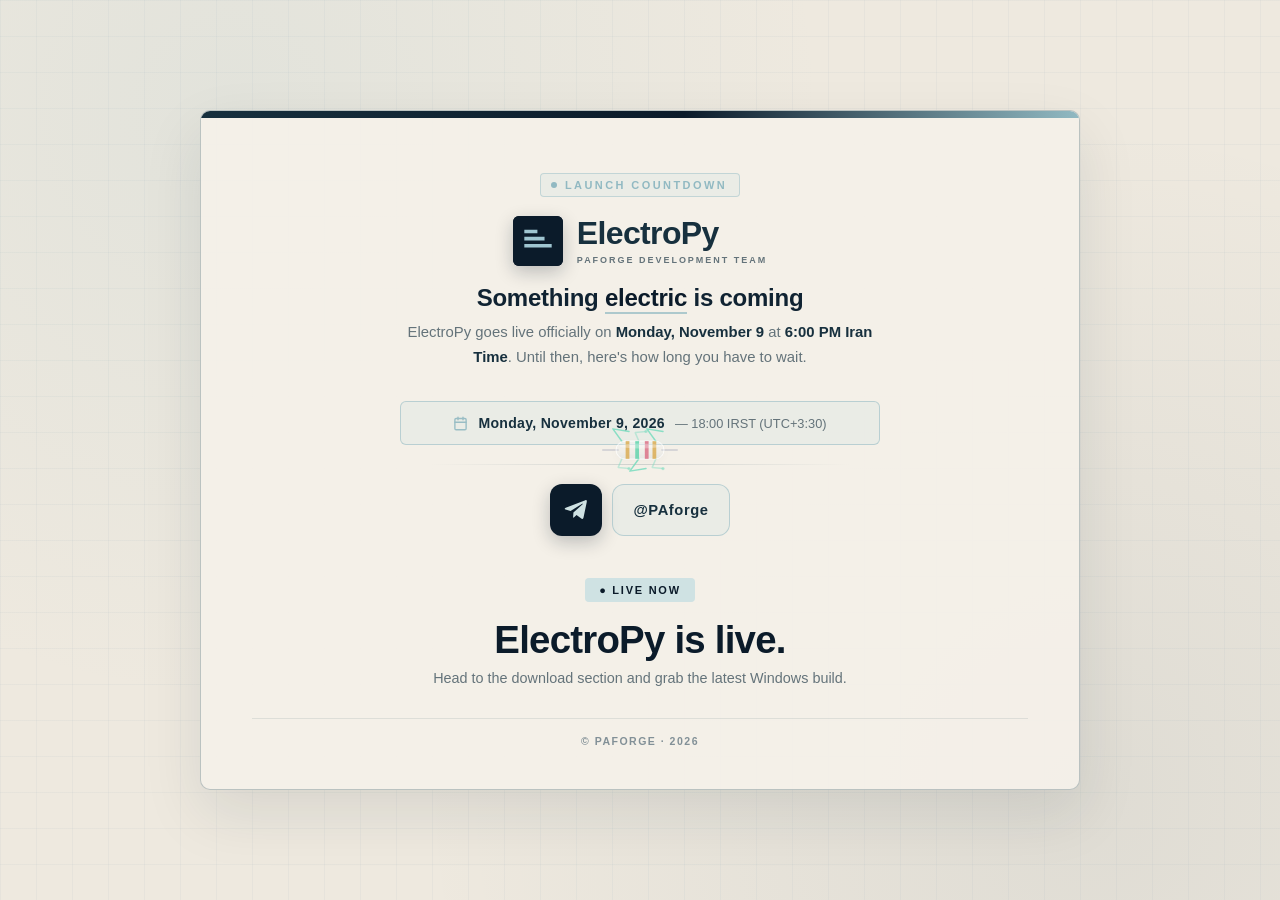
<file: deepseek_html_20261106_61ee7e.html>
<!DOCTYPE html>
<html lang="en" dir="ltr">
<head>
<meta charset="UTF-8">
<meta name="viewport" content="width=device-width, initial-scale=1.0, maximum-scale=5.0">
<title>ElectroPy — Launching Soon</title>
<style>
/* ============================================================
   ELECTROPY COUNTDOWN — refined to match site theme
   paper #eee9df · ink #0b1b2a · accent #91b9c2 / #cfe2e3
   ============================================================ */
:root {
  --paper: #eee9df;
  --paper-2: #e5e1d8;
  --ink: #0b1b2a;
  --ink-2: #102332;
  --ink-3: #17303e;
  --accent: #91b9c2;
  --accent-2: #cfe2e3;
  --accent-3: #b8d7dc;
  --muted: #64737a;
  --muted-2: #829097;
  --line: #8b9ba0;
  --card-cream: #f5f1e9;
  --ease-out: cubic-bezier(.22, 1, .36, 1);
  --ease-spring: cubic-bezier(.34, 1.56, .64, 1);
}

* { margin: 0; padding: 0; box-sizing: border-box; }
html { scroll-behavior: smooth; }

html, body { cursor: none; }
body, body * { cursor: none !important; }

body {
  min-height: 100vh;
  display: flex;
  align-items: center;
  justify-content: center;
  padding: 2rem 1.2rem;
  background-color: var(--paper);
  background-image:
    linear-gradient(rgba(159,179,191,.10) 1px, transparent 1px),
    linear-gradient(90deg, rgba(159,179,191,.10) 1px, transparent 1px),
    radial-gradient(circle at 18% 12%, rgba(145,185,194,.13) 0%, transparent 45%),
    radial-gradient(circle at 85% 88%, rgba(23,48,62,.07) 0%, transparent 50%);
  background-size: 36px 36px, 36px 36px, 100% 100%, 100% 100%;
  font-family: 'Segoe UI', Tahoma, sans-serif;
  color: var(--ink-3);
  -webkit-font-smoothing: antialiased;
  overflow-x: hidden;
}

/* ================= CARD ================= */
.countdown-card {
  position: relative;
  width: 100%;
  max-width: 880px;
  background: rgba(245, 241, 233, 0.94);
  border: 1px solid rgba(139, 155, 160, 0.55);
  border-radius: 10px;
  box-shadow:
    0 24px 60px rgba(16, 35, 50, 0.10),
    0 2px 0 rgba(255,255,255,.6) inset;
  overflow: hidden;
  animation: cardIn 1s var(--ease-out) both;
}
@keyframes cardIn {
  from { opacity: 0; transform: translateY(28px) scale(.985); }
  to   { opacity: 1; transform: translateY(0) scale(1); }
}

.countdown-card::before {
  content: '';
  display: block;
  height: 7px;
  background: linear-gradient(90deg, var(--ink-3) 0%, var(--ink) 55%, var(--accent) 100%);
}

.card-inner {
  position: relative;
  z-index: 1;
  padding: clamp(2rem, 5vw, 3.4rem) clamp(1.4rem, 4vw, 3.2rem) clamp(1.8rem, 4vw, 2.6rem);
  text-align: center;
}

/* ================= HEADER ================= */
.eyebrow {
  display: inline-flex;
  align-items: center;
  gap: 8px;
  font-size: 11px;
  font-weight: 700;
  letter-spacing: .22em;
  color: var(--accent);
  text-transform: uppercase;
  margin-bottom: 1.2rem;
  padding: 5px 12px 5px 10px;
  border: 1px solid rgba(145, 185, 194, 0.45);
  border-radius: 4px;
  background: rgba(207, 226, 227, 0.28);
}
.eyebrow::before {
  content: '';
  width: 6px; height: 6px;
  border-radius: 50%;
  background: var(--accent);
  box-shadow: 0 0 0 0 rgba(145, 185, 194, .7);
  animation: livePulse 2s ease-out infinite;
}
@keyframes livePulse {
  0%   { box-shadow: 0 0 0 0 rgba(145, 185, 194, .7); }
  70%  { box-shadow: 0 0 0 9px rgba(145, 185, 194, 0); }
  100% { box-shadow: 0 0 0 0 rgba(145, 185, 194, 0); }
}

.brand-row {
  display: flex;
  align-items: center;
  justify-content: center;
  gap: 14px;
  margin-bottom: 1.1rem;
}
.brand-icon {
  width: 50px; height: 50px;
  border-radius: 6px;
  background: var(--ink);
  display: flex; align-items: center; justify-content: center;
  flex-shrink: 0;
  box-shadow: 0 6px 18px rgba(11, 27, 42, 0.24);
  animation: floatIcon 6s ease-in-out infinite;
}
@keyframes floatIcon {
  0%,100% { transform: translateY(0) rotate(0); }
  50%     { transform: translateY(-4px) rotate(-3deg); }
}
.brand-icon svg { width: 100%; height: 100%; display: block; }

.brand-text { text-align: left; line-height: 1.1; }
.brand-name {
  font-size: clamp(1.5rem, 4vw, 2rem);
  font-weight: 800;
  letter-spacing: -0.02em;
  color: var(--ink-3);
}
.brand-sub {
  font-size: 9px;
  font-weight: 600;
  letter-spacing: .22em;
  color: var(--muted);
  margin-top: 4px;
}

.headline {
  font-size: clamp(1.15rem, 2.6vw, 1.5rem);
  font-weight: 700;
  color: var(--ink-2);
  letter-spacing: -0.01em;
  margin-bottom: 0.55rem;
}
.headline .hl {
  color: var(--ink);
  position: relative;
  white-space: nowrap;
}
.headline .hl::after {
  content: '';
  position: absolute;
  left: 0; right: 0; bottom: -3px;
  height: 2px;
  background: var(--accent);
  opacity: .7;
}

.subline {
  font-size: clamp(0.82rem, 1.8vw, 0.93rem);
  color: var(--muted);
  line-height: 1.65;
  max-width: 500px;
  margin: 0 auto 2rem;
}
.subline strong {
  color: var(--ink-3);
  font-weight: 700;
}

/* ================= COUNTDOWN GRID ================= */
.countdown-grid {
  display: grid;
  grid-template-columns: repeat(4, 1fr);
  gap: clamp(0.5rem, 1.6vw, 1rem);
  margin-bottom: 1.6rem;
}

.time-box {
  position: relative;
  background: var(--card-cream);
  border: 1px solid rgba(139, 155, 160, 0.5);
  border-radius: 8px;
  padding: clamp(0.9rem, 2.5vw, 1.4rem) 0.4rem clamp(0.65rem, 1.8vw, 1rem);
  overflow: hidden;
  transition: transform .45s var(--ease-spring), box-shadow .45s ease, border-color .35s ease;
  box-shadow: 0 4px 14px rgba(16, 35, 50, 0.06);
}
.time-box::before {
  content: '';
  position: absolute;
  top: 0; bottom: 0; left: 0;
  width: 3px;
  background: var(--accent);
  opacity: .9;
}
.time-box:nth-child(2)::before { background: var(--ink); }
.time-box:nth-child(3)::before { background: var(--accent-3); }
.time-box:nth-child(4)::before { background: var(--ink-3); }

.time-box:hover {
  transform: translateY(-5px);
  border-color: var(--accent);
  box-shadow: 0 14px 30px rgba(16, 35, 50, 0.14);
}

.time-value {
  font-size: clamp(2.1rem, 7vw, 3.6rem);
  font-weight: 800;
  line-height: 1;
  font-variant-numeric: tabular-nums;
  color: var(--ink);
  letter-spacing: -0.03em;
  display: block;
}
.time-box.tick .time-value {
  animation: tickPop .35s var(--ease-spring);
}
@keyframes tickPop {
  0%   { transform: scale(1); }
  45%  { transform: scale(1.09); color: var(--accent); }
  100% { transform: scale(1); }
}

.time-label {
  display: block;
  margin-top: 0.55rem;
  font-size: clamp(0.58rem, 1.5vw, 0.7rem);
  font-weight: 700;
  letter-spacing: .18em;
  text-transform: uppercase;
  color: var(--muted);
}

/* ================= TARGET BAR ================= */
.target-bar {
  display: flex;
  align-items: center;
  justify-content: center;
  gap: 10px;
  flex-wrap: wrap;
  padding: 0.8rem 1.1rem;
  background: rgba(207, 226, 227, 0.28);
  border: 1px solid rgba(145, 185, 194, 0.55);
  border-radius: 6px;
  margin: 0 auto 1.2rem;
  max-width: 480px;
}
.target-bar svg { color: var(--accent); flex-shrink: 0; opacity: .9; }
.target-bar .t-date {
  font-size: clamp(0.78rem, 1.8vw, 0.88rem);
  font-weight: 700;
  color: var(--ink-3);
  letter-spacing: .02em;
}
.target-bar .t-time {
  font-size: clamp(0.72rem, 1.6vw, 0.8rem);
  color: var(--muted);
}

/* ================= TELEGRAM LINK ================= */
.tg-divider {
  height: 1px;
  background: linear-gradient(90deg, transparent, rgba(139, 155, 160, 0.35), transparent);
  margin: 0 auto 1.2rem;
  max-width: 420px;
}
.tg-row {
  display: flex;
  align-items: center;
  justify-content: center;
  gap: 10px;
  margin: 0 auto 1.6rem;
}
.tg-logo-box {
  width: 52px; height: 52px;
  border-radius: 12px;
  background: var(--ink);
  color: var(--accent-2);
  display: flex; align-items: center; justify-content: center;
  flex-shrink: 0;
  box-shadow: 0 6px 18px rgba(11, 27, 42, 0.24);
  transition: transform .4s var(--ease-spring), background .35s ease;
}
.tg-logo-box svg { width: 26px; height: 26px; display: block; }

.tg-id-box {
  display: inline-flex;
  align-items: center;
  height: 52px;
  padding: 0 20px;
  border-radius: 12px;
  background: rgba(207, 226, 227, 0.28);
  border: 1px solid rgba(145, 185, 194, 0.55);
  color: var(--ink-3);
  font-size: 0.92rem;
  font-weight: 700;
  letter-spacing: .04em;
  text-decoration: none;
  transition: transform .4s var(--ease-spring), box-shadow .4s ease,
              border-color .35s ease, background .35s ease;
}
.tg-id-box:hover {
  transform: translateY(-3px);
  border-color: var(--accent);
  background: rgba(207, 226, 227, 0.45);
  box-shadow: 0 10px 26px rgba(16, 35, 50, 0.14);
}
.tg-id-box:active { transform: scale(.97); }

/* ================= STATUS ================= */
.status-line {
  display: inline-flex;
  align-items: center;
  justify-content: center;
  gap: 8px;
  font-size: clamp(0.66rem, 1.5vw, 0.76rem);
  color: var(--muted-2);
  letter-spacing: .1em;
  font-weight: 600;
  text-transform: uppercase;
  padding: 6px 14px;
  border: 1px solid rgba(139, 155, 160, 0.35);
  border-radius: 999px;
  background: rgba(245, 241, 233, 0.6);
}
.status-dot {
  width: 7px; height: 7px;
  border-radius: 50%;
  background: var(--accent);
  box-shadow: 0 0 0 0 rgba(145, 185, 194, .7);
  animation: livePulse 2s ease-out infinite;
}

/* ================= FOOTER ================= */
.card-footer {
  margin-top: 1.6rem;
  padding-top: 1rem;
  border-top: 1px solid rgba(139, 155, 160, 0.22);
  font-size: 0.66rem;
  font-weight: 600;
  letter-spacing: .14em;
  color: var(--muted-2);
  text-transform: uppercase;
}

/* ================= LAUNCHED STATE ================= */
.launched {
  display: none;
  padding: 1rem 0 0.4rem;
}
.launched.show { display: block; animation: cardIn .8s var(--ease-out); }
.launched h2 {
  font-size: clamp(1.6rem, 5vw, 2.4rem);
  font-weight: 800;
  color: var(--ink);
  letter-spacing: -0.02em;
  margin-bottom: 0.5rem;
}
.launched p {
  color: var(--muted);
  font-size: 0.9rem;
}
.launched .launch-badge {
  display: inline-flex;
  align-items: center;
  gap: 8px;
  margin-bottom: 1rem;
  padding: 6px 14px;
  background: var(--accent-2);
  color: var(--ink);
  border-radius: 4px;
  font-size: 11px;
  font-weight: 800;
  letter-spacing: .16em;
}

/* ================= RESISTOR WALKER ================= */
#stage {
  position: fixed;
  top: 0;
  left: 0;
  width: 100%;
  height: 100%;
  z-index: 2147483646;
  pointer-events: none;
  display: block;
}
@media (hover: none), (pointer: coarse) {
  #stage { display: none !important; }
  html, body, body * { cursor: auto !important; }
}

/* ================= RESPONSIVE ================= */
@media (max-width: 560px) {
  .countdown-grid { grid-template-columns: repeat(2, 1fr); gap: 0.7rem; }
  .brand-row { flex-direction: column; gap: 10px; }
  .brand-text { text-align: center; }
  body { padding: 1.2rem 0.8rem; }
  .tg-logo-box { width: 46px; height: 46px; border-radius: 10px; }
  .tg-logo-box svg { width: 22px; height: 22px; }
  .tg-id-box { height: 46px; padding: 0 16px; font-size: 0.84rem; border-radius: 10px; }
  .status-line { font-size: 0.62rem; padding: 5px 12px; }
  .card-footer { font-size: 0.6rem; letter-spacing: .1em; }
}

@media (prefers-reduced-motion: reduce) {
  *, *::before, *::after {
    animation-duration: .01ms !important;
    animation-iteration-count: 1 !important;
    transition-duration: .01ms !important;
  }
}
</style>
</head>
<body>

<canvas id="stage"></canvas>

<div class="countdown-card">
  <div class="card-inner">

    <span class="eyebrow">Launch Countdown</span>

    <div class="brand-row">
      <div class="brand-icon">
        <svg viewBox="0 0 42 42" xmlns="http://www.w3.org/2000/svg">
          <rect x="0" y="0" width="42" height="42" rx="5" fill="#0b1b2a"/>
          <path d="M11 25h20M11 19h14M11 13h8" stroke="#9fc5d0" stroke-width="3"
                stroke-linecap="square" fill="none"/>
        </svg>
      </div>
      <div class="brand-text">
        <div class="brand-name">ElectroPy</div>
        <div class="brand-sub">PAFORGE DEVELOPMENT TEAM</div>
      </div>
    </div>

    <div class="headline">Something <span class="hl">electric</span> is coming</div>
    <p class="subline">
      ElectroPy goes live officially on <strong>Monday, November 9</strong> at
      <strong>6:00 PM Iran Time</strong>. Until then, here's how long you have to wait.
    </p>

    <div class="countdown-grid" id="countdown">
      <div class="time-box" id="box-days">
        <span class="time-value" id="days">00</span>
        <span class="time-label">Days</span>
      </div>
      <div class="time-box" id="box-hours">
        <span class="time-value" id="hours">00</span>
        <span class="time-label">Hours</span>
      </div>
      <div class="time-box" id="box-minutes">
        <span class="time-value" id="minutes">00</span>
        <span class="time-label">Minutes</span>
      </div>
      <div class="time-box" id="box-seconds">
        <span class="time-value" id="seconds">00</span>
        <span class="time-label">Seconds</span>
      </div>
    </div>

    <div class="target-bar">
      <svg width="15" height="15" viewBox="0 0 24 24" fill="none" stroke="currentColor"
           stroke-width="2.2" stroke-linecap="round" stroke-linejoin="round">
        <rect x="3" y="4" width="18" height="18" rx="2"/>
        <path d="M16 2v4M8 2v4M3 10h18"/>
      </svg>
      <span class="t-date">Monday, November 9, 2026</span>
      <span class="t-time">— 18:00 IRST (UTC+3:30)</span>
    </div>

    <div class="tg-divider"></div>
    <div class="tg-row">
      <span class="tg-logo-box">
        <svg viewBox="0 0 24 24" fill="currentColor" aria-hidden="true">
          <path d="M21.94 4.6 18.9 19.2c-.23 1.02-.84 1.27-1.7.79l-4.7-3.47-2.27 2.19c-.25.25-.46.46-.94.46l.33-4.78 8.7-7.86c.38-.34-.08-.53-.59-.19L6.98 12.9 2.32 11.44c-1.01-.32-1.03-1.01.21-1.5l18.1-6.98c.84-.31 1.58.2 1.31 1.64z"/>
        </svg>
      </span>
      <a class="tg-id-box" href="https://t.me/PAforge" target="_blank" rel="noopener">
        @PAforge
      </a>
    </div>

    <div class="status-line">
      <span class="status-dot"></span>
      <span>Launch sequence active</span>
    </div>

    <div class="launched" id="launched">
      <div class="launch-badge">● LIVE NOW</div>
      <h2>ElectroPy is live.</h2>
      <p>Head to the download section and grab the latest Windows build.</p>
    </div>

    <div class="card-footer">© PAforge · 2026</div>

  </div>
</div>

<script>
/* ============================================================
   1) COUNTDOWN
   ============================================================ */
(function () {
  'use strict';

  var TARGET = new Date('2026-11-09T18:00:00+03:30').getTime();

  var el = {
    days:    document.getElementById('days'),
    hours:   document.getElementById('hours'),
    minutes: document.getElementById('minutes'),
    seconds: document.getElementById('seconds'),
    boxDays: document.getElementById('box-days'),
    boxHours: document.getElementById('box-hours'),
    boxMin:  document.getElementById('box-minutes'),
    boxSec:  document.getElementById('box-seconds'),
    grid:    document.getElementById('countdown'),
    launched: document.getElementById('launched'),
    status:  document.querySelector('.status-line')
  };

  var prev = { d: null, h: null, m: null, s: null };

  function pad(n) { return String(n).padStart(2, '0'); }

  function tick(box, key, value) {
    if (prev[key] !== value) {
      prev[key] = value;
      box.classList.remove('tick');
      void box.offsetWidth;
      box.classList.add('tick');
    }
  }

  function update() {
    var now = Date.now();
    var diff = TARGET - now;

    if (diff <= 0) {
      el.grid.style.display = 'none';
      el.launched.classList.add('show');
      if (el.status) el.status.style.display = 'none';
      return;
    }

    var d = Math.floor(diff / 86400000);
    var h = Math.floor((diff % 86400000) / 3600000);
    var m = Math.floor((diff % 3600000) / 60000);
    var s = Math.floor((diff % 60000) / 1000);

    el.days.textContent    = pad(d);
    el.hours.textContent   = pad(h);
    el.minutes.textContent = pad(m);
    el.seconds.textContent = pad(s);

    tick(el.boxDays, 'd', d);
    tick(el.boxHours, 'h', h);
    tick(el.boxMin, 'm', m);
    tick(el.boxSec, 's', s);
  }

  update();
  setInterval(update, 1000);
})();

/* ============================================================
   2) RESISTOR WALKER — glass body
   Body + legs are drawn on the same canvas, so they never drift.
   ============================================================ */
(function () {
  const canvas = document.getElementById('stage');
  const ctx = canvas.getContext('2d');

  let W, H;
  function resize() {
    W = canvas.width = window.innerWidth;
    H = canvas.height = window.innerHeight;
  }
  window.addEventListener('resize', resize);
  resize();

  // ---- mouse tracking ----
  const mouse = { x: W / 2, y: H / 2 };
  function setMouse(x, y) {
    mouse.x = x; mouse.y = y;
  }
  window.addEventListener('mousemove', (e) => setMouse(e.clientX, e.clientY));
  window.addEventListener('touchmove', (e) => {
    const t = e.touches[0];
    if (t) setMouse(t.clientX, t.clientY);
  }, { passive: true });

  // ---- body ----
  const body = { x: W / 2, y: H / 2, heading: 0 };
  let distanceTraveled = 0;

  const CAPSULE_HALF_LEN = 24;
  const CAPSULE_RADIUS = 9;

  // ---- legs ----
  const LEG_UPPER = 12;
  const LEG_LOWER = 13;
  const ALONG_OFFSETS = [16, -1, -18];
  const BASE_SIDE = CAPSULE_RADIUS * 0.95;
  const STEP_FORWARD = 7;
  const OUTWARD = 10;
  const STEP_FREQ = 1 / 52;
  const IDLE_CREEP = 0.10;

  const legs = [];
  ALONG_OFFSETS.forEach((along, segIndex) => {
    [-1, 1].forEach((side) => {
      const sideIndex = side === 1 ? 0 : 1;
      const group = (segIndex + sideIndex) % 2;
      legs.push({
        along, side,
        phaseOffset: group * 0.5,
        state: 'stance',
        footX: null, footY: null,
        swingFromX: 0, swingFromY: 0, swingToX: 0, swingToY: 0
      });
    });
  });

  function capsulePath(x, y, w, h) {
    const r = h / 2;
    ctx.beginPath();
    if (ctx.roundRect) {
      ctx.roundRect(x, y, w, h, r);
    } else {
      ctx.moveTo(x + r, y);
      ctx.arcTo(x + w, y, x + w, y + h, r);
      ctx.arcTo(x + w, y + h, x, y + h, r);
      ctx.arcTo(x, y + h, x, y, r);
      ctx.arcTo(x, y, x + w, y, r);
      ctx.closePath();
    }
  }

  function drawResistor(cx, cy, heading) {
    ctx.save();
    ctx.translate(cx, cy);
    ctx.rotate(heading);

    // wire leads
    ctx.strokeStyle = 'rgba(205, 205, 210, 0.75)';
    ctx.lineWidth = 2;
    ctx.beginPath();
    ctx.moveTo(-CAPSULE_HALF_LEN - 13, 0);
    ctx.lineTo(-CAPSULE_HALF_LEN + 2, 0);
    ctx.moveTo(CAPSULE_HALF_LEN - 2, 0);
    ctx.lineTo(CAPSULE_HALF_LEN + 13, 0);
    ctx.stroke();

    const w = CAPSULE_HALF_LEN * 2, h = CAPSULE_RADIUS * 2;

    // ---- glass body ----
    // soft outer shadow so it still reads as a solid object
    ctx.save();
    ctx.shadowColor = 'rgba(0, 0, 0, 0.28)';
    ctx.shadowBlur = 10;
    ctx.shadowOffsetY = 3;
    capsulePath(-CAPSULE_HALF_LEN, -CAPSULE_RADIUS, w, h);
    ctx.fillStyle = 'rgba(235, 245, 250, 0.10)';
    ctx.fill();
    ctx.restore();

    // vertical gradient fill — glassier than a flat tint
    ctx.save();
    capsulePath(-CAPSULE_HALF_LEN, -CAPSULE_RADIUS, w, h);
    const glassGrad = ctx.createLinearGradient(0, -CAPSULE_RADIUS, 0, CAPSULE_RADIUS);
    glassGrad.addColorStop(0,   'rgba(255, 255, 255, 0.30)');
    glassGrad.addColorStop(0.5, 'rgba(255, 255, 255, 0.08)');
    glassGrad.addColorStop(1,   'rgba(180, 200, 210, 0.18)');
    ctx.fillStyle = glassGrad;
    ctx.fill();

    // inner rim highlight
    ctx.lineWidth = 1;
    ctx.strokeStyle = 'rgba(255, 255, 255, 0.55)';
    ctx.stroke();
    ctx.restore();

    // ---- colour bands (on top of the glass, as if printed inside it) ----
    ctx.save();
    capsulePath(-CAPSULE_HALF_LEN, -CAPSULE_RADIUS, w, h);
    ctx.clip();
    ctx.globalAlpha = 0.75;
    const bandColors = ['#d9a441', '#4fd1a5', '#d9607a', '#d9a441'];
    const bandWidth = CAPSULE_RADIUS * 0.42;
    const bandPositions = [-CAPSULE_HALF_LEN * 0.52, -CAPSULE_HALF_LEN * 0.12, CAPSULE_HALF_LEN * 0.28, CAPSULE_HALF_LEN * 0.60];
    bandPositions.forEach((px, i) => {
      ctx.fillStyle = bandColors[i % bandColors.length];
      ctx.fillRect(px - bandWidth / 2, -CAPSULE_RADIUS, bandWidth, h);
    });
    ctx.restore();

    // ---- top glossy highlight ----
    ctx.save();
    capsulePath(-CAPSULE_HALF_LEN, -CAPSULE_RADIUS, w, h);
    ctx.clip();
    ctx.beginPath();
    ctx.ellipse(0, -CAPSULE_RADIUS * 0.45, CAPSULE_HALF_LEN * 0.85, CAPSULE_RADIUS * 0.28, 0, 0, Math.PI * 2);
    ctx.fillStyle = 'rgba(255, 255, 255, 0.32)';
    ctx.fill();
    ctx.restore();

    // ---- thin outer outline to keep the edge crisp ----
    capsulePath(-CAPSULE_HALF_LEN, -CAPSULE_RADIUS, w, h);
    ctx.lineWidth = 1;
    ctx.strokeStyle = 'rgba(255, 255, 255, 0.28)';
    ctx.stroke();

    ctx.restore();
  }

  function twoBoneIK(bx, by, fx, fy, l1, l2, bendSign, bendScale) {
    let dx = fx - bx, dy = fy - by;
    let d = Math.hypot(dx, dy) || 0.0001;
    const maxReach = l1 + l2 - 0.5;
    if (d > maxReach) { dx = (dx / d) * maxReach; dy = (dy / d) * maxReach; d = maxReach; }
    const a = Math.min(l1, Math.max(-l2, (l1 * l1 - l2 * l2 + d * d) / (2 * d)));
    const h = Math.sqrt(Math.max(0, l1 * l1 - a * a)) * bendScale;
    const mx = bx + (dx / d) * a, my = by + (dy / d) * a;
    const px = -dy / d, py = dx / d;
    return { kx: mx + px * h * bendSign, ky: my + py * h * bendSign, fx: bx + dx, fy: by + dy };
  }

  function lerp(a, b, t) { return a + (b - a) * t; }
  function smoothstep(t) { return t * t * (3 - 2 * t); }

  let lastX = body.x, lastY = body.y;

  function animate() {
    const ease = 0.15;
    body.x += (mouse.x - body.x) * ease;
    body.y += (mouse.y - body.y) * ease;

    const dx = body.x - lastX, dy = body.y - lastY;
    const speed = Math.hypot(dx, dy);
    lastX = body.x; lastY = body.y;

    if (speed > 0.05) {
      const targetHeading = Math.atan2(dy, dx);
      let diff = targetHeading - body.heading;
      diff = Math.atan2(Math.sin(diff), Math.cos(diff));
      body.heading += diff * 0.16;
    }

    distanceTraveled += speed + IDLE_CREEP;

    const fx = Math.cos(body.heading), fy = Math.sin(body.heading);
    const nx = -fy, ny = fx;

    ctx.clearRect(0, 0, W, H);
    ctx.lineCap = 'round';
    ctx.lineJoin = 'round';

    legs.forEach((leg) => {
      const baseX = body.x + fx * leg.along + nx * BASE_SIDE * leg.side;
      const baseY = body.y + fy * leg.along + ny * BASE_SIDE * leg.side;

      const landX = baseX + fx * STEP_FORWARD + nx * OUTWARD * leg.side;
      const landY = baseY + fy * STEP_FORWARD + ny * OUTWARD * leg.side;

      let t = (distanceTraveled * STEP_FREQ + leg.phaseOffset) % 1;
      const isSwing = t >= 0.5;

      if (leg.footX === null) { leg.footX = landX; leg.footY = landY; }

      if (isSwing && leg.state !== 'swing') {
        leg.state = 'swing';
        leg.swingFromX = leg.footX; leg.swingFromY = leg.footY;
      }
      if (!isSwing) leg.state = 'stance';

      if (leg.state === 'swing') {
        const p = smoothstep((t - 0.5) * 2);
        leg.swingToX = landX; leg.swingToY = landY;
        leg.footX = lerp(leg.swingFromX, leg.swingToX, p);
        leg.footY = lerp(leg.swingFromY, leg.swingToY, p);
      }

      const bendScale = leg.state === 'swing' ? 1.35 : 0.75;
      const bend = twoBoneIK(baseX, baseY, leg.footX, leg.footY, LEG_UPPER, LEG_LOWER, leg.side, bendScale);

      const alpha = leg.state === 'swing' ? 0.85 : 0.42;
      ctx.strokeStyle = `rgba(120, 220, 190, ${alpha})`;
      ctx.lineWidth = 1.5;
      ctx.beginPath();
      ctx.moveTo(baseX, baseY);
      ctx.lineTo(bend.kx, bend.ky);
      ctx.lineTo(bend.fx, bend.fy);
      ctx.stroke();

      if (leg.state === 'stance') {
        ctx.beginPath();
        ctx.arc(leg.footX, leg.footY, 1.6, 0, Math.PI * 2);
        ctx.fillStyle = 'rgba(120, 220, 190, 0.5)';
        ctx.fill();
      }
    });

    drawResistor(body.x, body.y, body.heading);

    requestAnimationFrame(animate);
  }

  animate();
})();
</script>

</body>
</html>
</file>
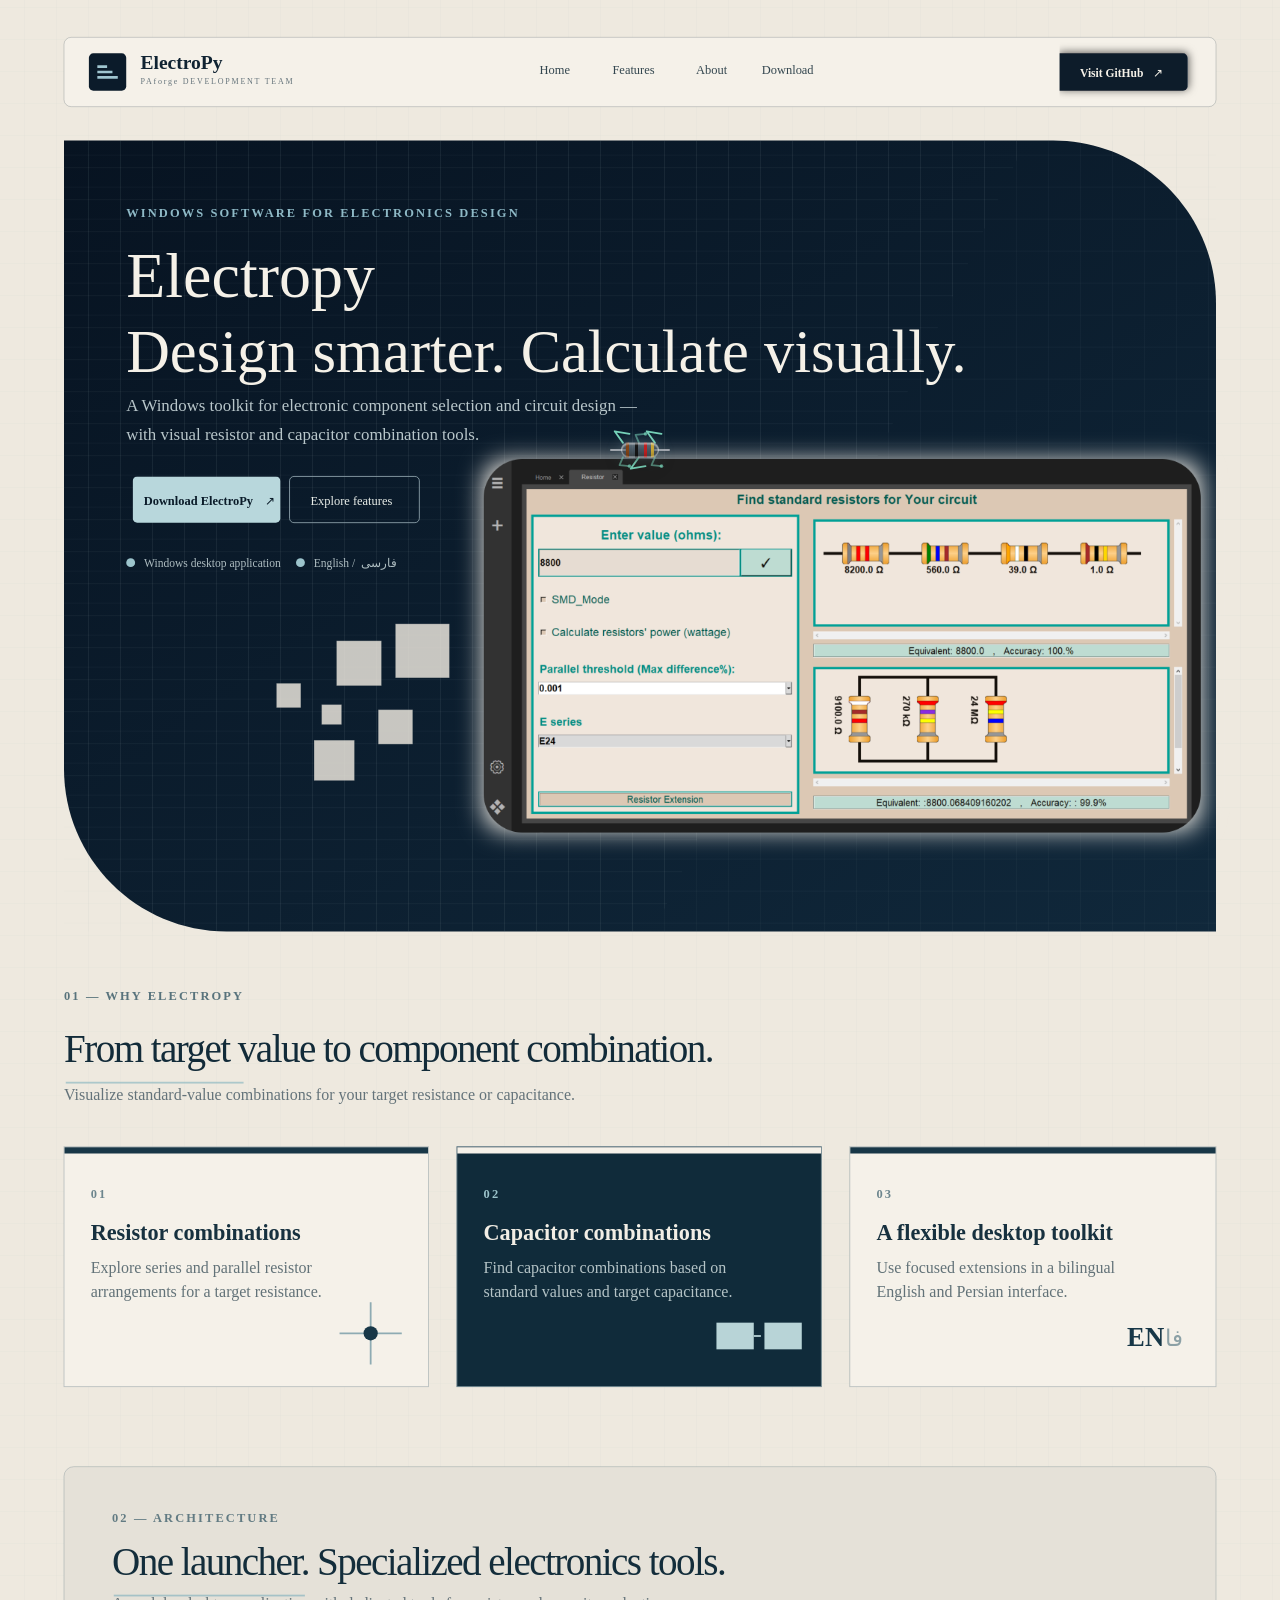
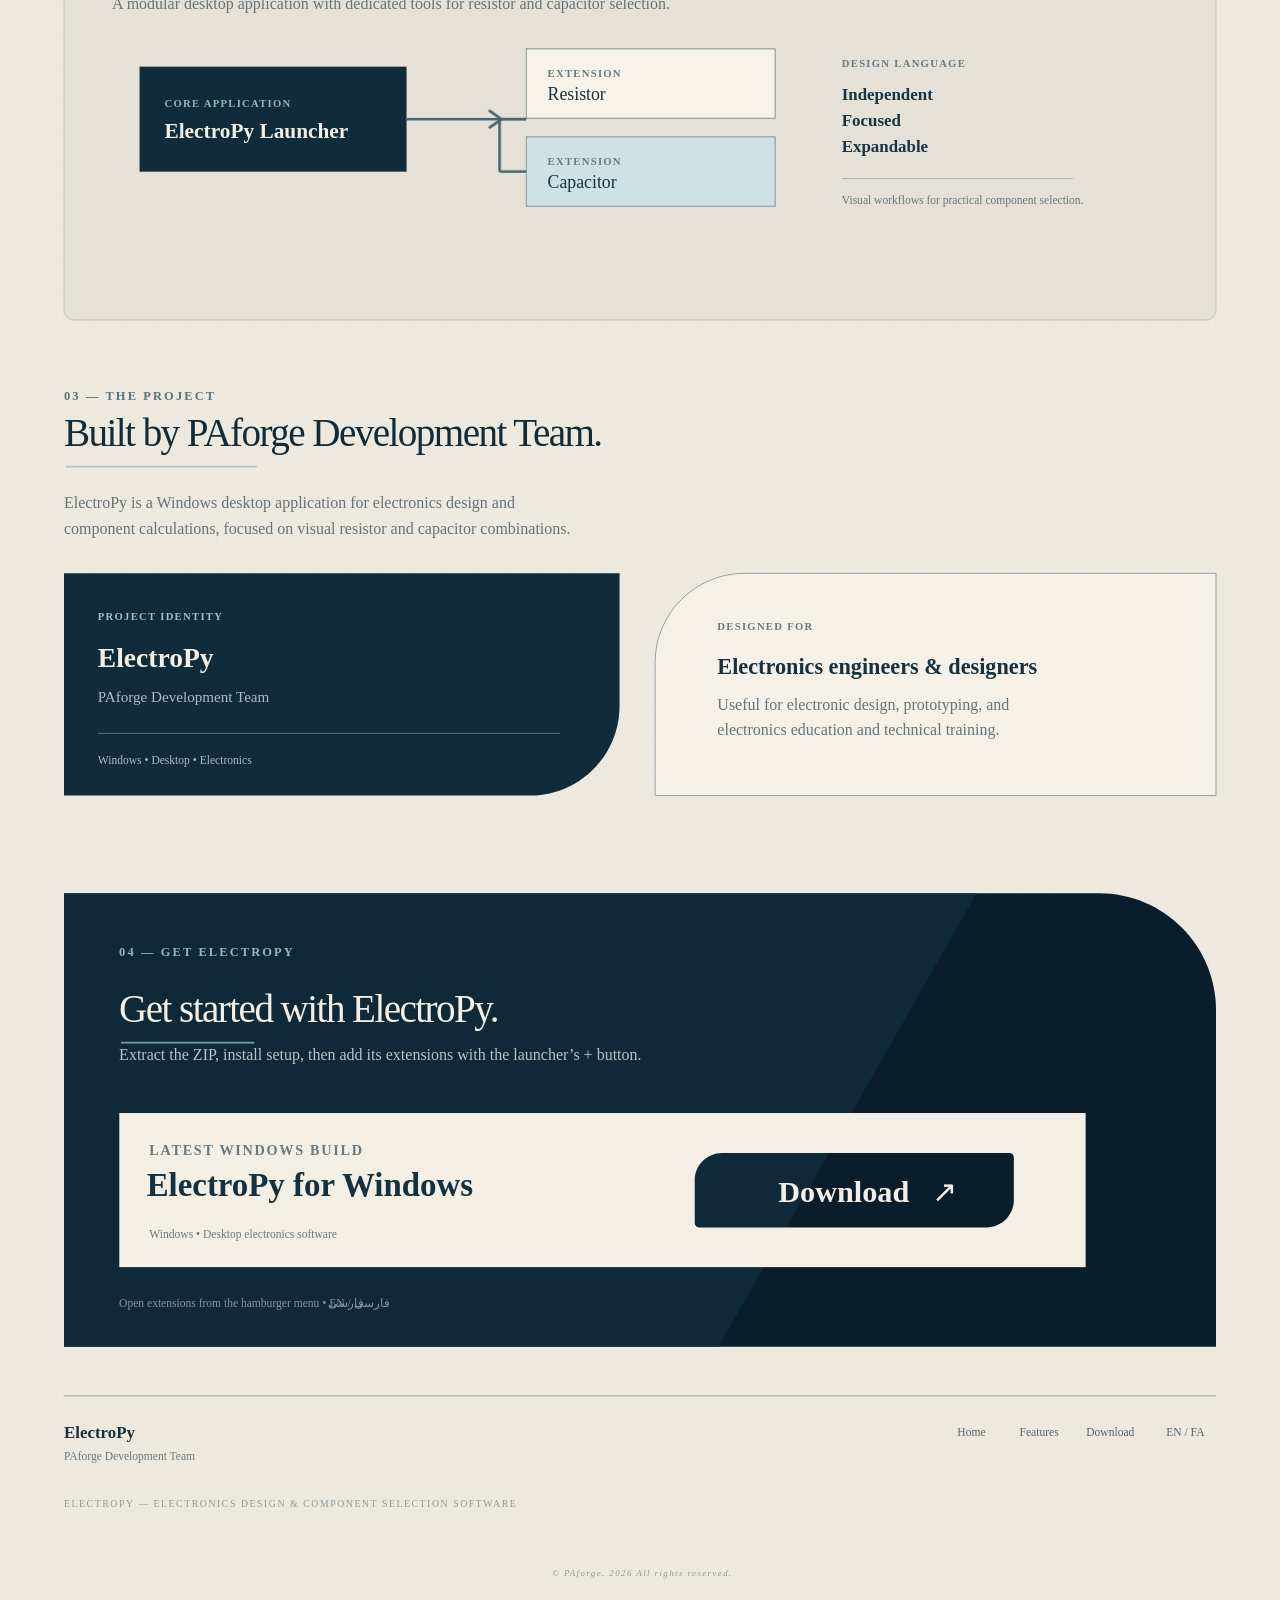
<file: index_mobile_fixed.html>
<!DOCTYPE html>
<html lang="en" dir="ltr">
<head>
<meta name="google-site-verification" content="y4TLE__KYcweNOFC9bByHxNJOLmzyhSzI86XXsCqPfM" />
<meta charset="UTF-8">
<meta name="viewport" content="width=device-width, initial-scale=1.0, maximum-scale=5.0">
<title data-text="page_title">ElectroPy — Desktop Electronics Toolkit</title>

<!-- ===== FAVICONS ===== -->
<link rel="icon" type="image/png" href="/favicon-96x96.png" sizes="96x96" />
<link rel="icon" type="image/svg+xml" href="/favicon.svg" />
<link rel="shortcut icon" href="/favicon.ico" />
<link rel="apple-touch-icon" sizes="180x180" href="/apple-touch-icon.png" />
<meta name="apple-mobile-web-app-title" content="Electropy" />
<link rel="manifest" href="/site.webmanifest" />
<link rel="icon" type="image/png" href="/favicon-96x96.png" sizes="96x96" />
<link rel="icon" type="image/svg+xml" href="/favicon.svg" />
<link rel="shortcut icon" href="/favicon.ico" />
<link rel="apple-touch-icon" sizes="180x180" href="/apple-touch-icon.png" />
<meta name="apple-mobile-web-app-title" content="Electropy" />
<link rel="manifest" href="/site.webmanifest" />

<!-- ===== TEXTS ===== -->
<script src="./texts.js"></script>

<style>
/* ============================================================
   ELECTROPY — pure CSS + vanilla JS
   ============================================================ */

:root {
  --paper: #eee9df;
  --ink: #0b1b2a;
  --ink-2: #102332;
  --accent: #91b9c2;
  --accent-2: #cfe2e3;
  --ease-out: cubic-bezier(.22, 1, .36, 1);
  --ease-spring: cubic-bezier(.34, 1.56, .64, 1);
}

* { margin: 0; padding: 0; box-sizing: border-box; }
html { scroll-behavior: smooth; }
body {
  background: var(--paper);
  font-family: 'Segoe UI', Tahoma, sans-serif;
  overflow-x: hidden;
  -webkit-font-smoothing: antialiased;
}
body.menu-open { overflow: hidden; }

@media (hover: hover) and (pointer: fine) {
  body, body * { cursor: none !important; }
}

.page-wrapper { width: 100%; }
.page-desktop { display: block; }
.page-mobile  { display: none; }
.page-desktop > svg, .page-mobile > svg {
  display: block; width: 100%; height: auto; overflow: visible;
  user-select: none; -webkit-user-select: none;
}

/* ================= LOADING SCREEN ================= */
.loader {
  position: fixed; inset: 0; z-index: 99999;
  background: #0a1d2b;
  display: flex; align-items: center; justify-content: center;
  flex-direction: column; gap: 26px;
  transition: opacity .9s ease, visibility .9s ease;
}
.loader.hidden { opacity: 0; visibility: hidden; pointer-events: none; }
.loader-resistor { width: 120px; height: 60px; }
.loader-resistor svg { width: 100%; height: 100%; }
.loader-bar {
  width: 220px; height: 2px;
  background: rgba(145,185,194,.18);
  border-radius: 2px; overflow: hidden; position: relative;
}
.loader-bar::after {
  content: ''; position: absolute; inset: 0; width: 0;
  background: linear-gradient(90deg, #91b9c2, #cfe2e3);
  animation: loadFill 1.7s cubic-bezier(.65,0,.35,1) forwards;
  box-shadow: 0 0 12px rgba(145,185,194,.7);
}
@keyframes loadFill { to { width: 100%; } }
.loader-text {
  color: #91b9c2; font-size: 11px; letter-spacing: .35em;
  font-weight: 600;
  animation: pulseText 1.6s ease-in-out infinite;
}
@keyframes pulseText { 0%,100% { opacity: .45; } 50% { opacity: 1; } }
.ldr-body {
  stroke-dasharray: 400; stroke-dashoffset: 400;
  animation: drawLine 1.4s ease .2s forwards;
}
@keyframes drawLine { to { stroke-dashoffset: 0; } }
.ldr-band { opacity: 0; animation: bandIn .3s ease forwards; }
.ldr-band:nth-child(2) { animation-delay: .9s; }
.ldr-band:nth-child(3) { animation-delay: 1.0s; }
.ldr-band:nth-child(4) { animation-delay: 1.1s; }
.ldr-band:nth-child(5) { animation-delay: 1.2s; }
@keyframes bandIn { to { opacity: 1; } }
.ldr-glow {
  fill: none; stroke: #91b9c2; stroke-width: 1; opacity: 0;
  animation: glowPulse 1.8s ease-in-out .6s infinite;
}
@keyframes glowPulse { 0%,100% { opacity: 0; } 50% { opacity: .5; } }

/* ================= SCROLL PROGRESS ================= */
.scroll-progress {
  position: fixed; top: 0; left: 0;
  height: 2px; width: 0%;
  background: linear-gradient(90deg, #91b9c2, #17303e);
  z-index: 9999;
  transition: width .15s linear;
}

/* ================= STICKY HEADER — شفاف‌تر ================= */
.sticky-header {
  position: fixed; top: -100px; left: 0; right: 0;
  height: 78px; z-index: 9998;
  pointer-events: none;
  background: rgba(238, 233, 223, 0.62);
  backdrop-filter: blur(22px) saturate(180%);
  -webkit-backdrop-filter: blur(22px) saturate(180%);
  border-bottom: 1px solid rgba(23,48,62,.08);
  box-shadow: 0 4px 24px rgba(16,43,58,.05);
  transition: top .45s var(--ease-out), opacity .45s ease;
  display: flex; align-items: center;
  padding: 0 clamp(20px, 4vw, 72px);
  opacity: 0;
}
.sticky-header.visible { top: 0; pointer-events: auto; opacity: 1; }
.sticky-inner {
  width: 100%; max-width: 1440px; margin: 0 auto;
  display: flex; align-items: center; justify-content: space-between; gap: 20px;
}
.sticky-brand {
  display: flex; align-items: center; gap: 12px;
  color: #102332; font-weight: 700; font-size: 22px; letter-spacing: -.02em;
  transition: transform .35s var(--ease-spring);
  background: none; border: none; padding: 0;
}
.sticky-brand:hover { transform: scale(1.03); }
.sticky-brand-icon {
  width: 42px; height: 42px; border-radius: 5px;
  background: var(--ink);
  display: flex; align-items: center; justify-content: center;
  flex-shrink: 0;
  transition: transform .4s var(--ease-spring), box-shadow .4s ease;
}
.sticky-brand:hover .sticky-brand-icon {
  transform: rotate(-6deg) scale(1.06);
  box-shadow: 0 6px 18px rgba(11,27,42,.30);
}
.sticky-brand-icon svg { width: 100%; height: 100%; display: block; }
.sticky-nav {
  display: flex; align-items: center;
  gap: clamp(20px, 3vw, 40px);
  font-size: 14px; color: #33464f;
}
.sticky-nav button {
  background: none; border: none; font: inherit; color: inherit;
  padding: 4px 0;
  transition: color .35s ease, transform .35s var(--ease-spring);
  position: relative;
}
.sticky-nav button:hover { color: #79a7b2; transform: translateY(-1px); }
.sticky-nav button::after {
  content: ''; position: absolute; left: 0; bottom: -4px;
  width: 0; height: 1px; background: #91b9c2;
  transition: width .4s var(--ease-out);
}
.sticky-nav button:hover::after { width: 100%; }

/* ===== دکمه گیت‌هاب هدر — متن دقیقاً وسط ===== */
.sticky-cta {
  background: var(--ink); color: #e8e4dc;
  font-size: 13px; font-weight: 600; font-family: inherit;
  padding: 0 20px; height: 44px;
  border-radius: 5px; border: none;
  transition: transform .35s var(--ease-spring), filter .4s ease, box-shadow .4s ease;
  display: inline-flex; align-items: center; justify-content: center;
  gap: 7px; line-height: 1;
  white-space: nowrap;
}
.sticky-cta span { display: inline-flex; align-items: center; }
.sticky-cta svg { display: block; transition: transform .35s var(--ease-spring); flex-shrink: 0; }
.sticky-cta:hover {
  transform: translateY(-2px) scale(1.04);
  filter: brightness(1.15);
  box-shadow: 0 8px 22px rgba(145,185,194,.45);
}
.sticky-cta:hover svg { transform: translate(1px, -1px); }
.sticky-cta:active { transform: scale(.96); }

/* ================= HAMBURGER ================= */
.hamburger {
  display: none;
  width: 42px; height: 42px; border-radius: 8px;
  background: var(--ink); border: none;
  position: relative; z-index: 10001;
  align-items: center; justify-content: center; flex-direction: column; gap: 5px;
  transition: transform .35s var(--ease-spring), background .3s ease;
  padding: 0; flex-shrink: 0;
}
.hamburger:hover { background: #17303e; transform: scale(1.06); }
.hamburger:active { transform: scale(.93); }
.hamburger span {
  display: block; width: 19px; height: 2px;
  background: var(--accent-2); border-radius: 2px;
  transition: transform .38s var(--ease-out), opacity .25s ease;
  transform-origin: center;
}
.hamburger.open span:nth-child(1) { transform: translateY(7px) rotate(45deg); }
.hamburger.open span:nth-child(2) { opacity: 0; transform: scaleX(0); }
.hamburger.open span:nth-child(3) { transform: translateY(-7px) rotate(-45deg); }

/* ================= MOBILE MENU ================= */
.mobile-menu {
  display: none;
  position: fixed; top: 68px; left: 12px; right: 12px;
  z-index: 10000;
  background: rgba(10, 29, 43, 0.97);
  backdrop-filter: blur(18px) saturate(140%);
  -webkit-backdrop-filter: blur(18px) saturate(140%);
  border-radius: 12px;
  border: 1px solid rgba(145,185,194,.28);
  box-shadow: 0 18px 40px rgba(0,0,0,.35);
  flex-direction: column; padding: 10px; gap: 2px;
  opacity: 0; visibility: hidden;
  transform: translateY(-14px) scale(.985);
  transform-origin: top center;
  transition: opacity .32s ease, visibility .32s ease, transform .4s var(--ease-out);
}
.mobile-menu.open { opacity: 1; visibility: visible; transform: translateY(0) scale(1); }
.mobile-menu-header {
  display: flex; align-items: center; gap: 10px;
  padding: 6px 6px 12px; margin-bottom: 4px;
  border-bottom: 1px solid rgba(145,185,194,.18);
}
.mobile-menu-logo {
  width: 42px; height: 42px; border-radius: 5px;
  background: var(--ink);
  display: flex; align-items: center; justify-content: center;
  flex-shrink: 0; overflow: hidden;
}
.mobile-menu-logo svg { width: 100%; height: 100%; display: block; }
.mobile-menu-brand-text { display: flex; flex-direction: column; line-height: 1.1; }
.mobile-menu-brand-name {
  color: var(--accent-2); font-size: 17px; font-weight: 700; letter-spacing: -.01em;
}
.mobile-menu-brand-sub {
  color: #65747b; font-size: 8px; letter-spacing: .22em;
  font-weight: 600; margin-top: 3px;
}
.mobile-menu-header, .mobile-menu a {
  opacity: 0; transform: translateY(-9px);
  transition:
    opacity .3s ease calc(var(--i, 0) * 45ms),
    transform .45s var(--ease-out) calc(var(--i, 0) * 45ms),
    background .25s ease, color .25s ease, border-color .25s ease;
}
.mobile-menu.open .mobile-menu-header,
.mobile-menu.open a { opacity: 1; transform: translateY(0); }
.mobile-menu a {
  color: var(--accent-2); font-size: 15px; font-weight: 600;
  letter-spacing: .04em; text-decoration: none;
  padding: 12px 16px; border-radius: 8px;
  border: 1px solid transparent;
  display: flex; align-items: center; justify-content: space-between;
}
.mobile-menu a .m-chev {
  color: rgba(145,185,194,.55);
  transition: transform .25s ease, color .25s ease;
}
.mobile-menu a:hover, .mobile-menu a:active {
  background: rgba(145,185,194,.12);
  color: #91b9c2;
  border-color: rgba(145,185,194,.3);
}
.mobile-menu a:hover .m-chev, .mobile-menu a:active .m-chev {
  transform: translateX(4px); color: #91b9c2;
}

/* ===== دکمه گیت‌هاب منوی موبایل ===== */
.mobile-menu .mobile-gh-btn {
  margin-top: 6px;
  background: #91b9c2; color: #0a1d2b !important;
  font-weight: 700; padding: 13px 20px !important;
  border-radius: 8px; border: none !important;
  justify-content: center; gap: 8px;
}
.mobile-menu .mobile-gh-btn:hover { background: var(--accent-2); color: #0a1d2b !important; }
.mobile-backdrop {
  display: none;
  position: fixed; inset: 0; z-index: 9999;
  background: rgba(10, 29, 43, 0.35);
  backdrop-filter: blur(2px);
  -webkit-backdrop-filter: blur(2px);
  opacity: 0; visibility: hidden;
  transition: opacity .3s ease, visibility .3s ease;
}
.mobile-backdrop.open { opacity: 1; visibility: visible; }

/* ================= TOAST ================= */
.toast {
  position: fixed; bottom: 30px; left: 50%;
  transform: translate(-50%) translateY(100px);
  background: rgba(16,43,58,.95);
  color: #e8e4dc;
  font-size: 13px; font-weight: 500; letter-spacing: .05em;
  padding: 12px 20px; border-radius: 6px;
  box-shadow: 0 8px 24px rgba(0,0,0,.28);
  z-index: 99996;
  opacity: 0;
  transition: transform .45s var(--ease-out), opacity .45s ease;
  border: 1px solid rgba(145,185,194,.35);
  max-width: 90vw; text-align: center;
  display: inline-flex; align-items: center; gap: 9px;
  pointer-events: none;
}
.toast.show { transform: translate(-50%) translateY(0); opacity: 1; }
.toast svg { color: #91b9c2; flex-shrink: 0; }

/* ================= SVG BUTTONS & CARDS ================= */
.btn-g, .feature-card, .arch-block, .proj-panel {
  transform-box: fill-box; transform-origin: center;
  will-change: transform, filter;
}
.btn-g { transition: transform .4s var(--ease-spring), filter .45s ease; }
.btn-g:hover { transform: scale(1.05); filter: brightness(1.07) drop-shadow(0 6px 18px rgba(145,185,194,.45)); }
.btn-g:active { transform: scale(.97); filter: brightness(.94); }
.btn-outline-g {
  transform-box: fill-box; transform-origin: center;
  transition: transform .4s var(--ease-spring), filter .45s ease;
}
.btn-outline-g .btn-outline { transition: fill .4s ease; }
.btn-outline-g:hover { transform: scale(1.04); filter: drop-shadow(0 4px 12px rgba(145,185,194,.3)); }
.btn-outline-g:hover .btn-outline { fill: rgba(182,215,220,.12); }
.btn-outline-g:active { transform: scale(.97); }
.nav-link {
  transform-box: fill-box; transform-origin: center;
  transition: fill .4s ease, transform .35s var(--ease-spring);
}
.nav-link:hover { fill: #9fd3dd !important; }
.footer-link { transition: fill .4s ease; }
.footer-link:hover { fill: #91b9c2 !important; }
.feature-card { transition: transform .5s var(--ease-out), filter .5s ease; }
.feature-card:hover { transform: translateY(-9px) scale(1.012); filter: drop-shadow(0 16px 30px rgba(16,43,58,.2)); }
.feature-card:active { transform: translateY(-2px) scale(.995); }
.arch-block, .proj-panel { transition: transform .5s var(--ease-out), filter .5s ease; }
.arch-block:hover, .proj-panel:hover { transform: translateY(-6px) scale(1.01); filter: drop-shadow(0 10px 22px rgba(16,43,58,.22)); }
.arch-block:active, .proj-panel:active { transform: translateY(-1px) scale(.997); }
.deco-cross { transform-box: fill-box; transform-origin: center; transition: transform .55s var(--ease-out); }
.feature-card:hover .deco-cross { transform: rotate(90deg); }
.deco-dot { transform-box: fill-box; transform-origin: center; }
.feature-card:hover .deco-dot { animation: dotPop .7s var(--ease-spring); }
@keyframes dotPop { 0% { transform: scale(1); } 45% { transform: scale(1.45); } to { transform: scale(1); } }
.deco-lang { transform-box: fill-box; transform-origin: center; transition: transform .45s var(--ease-spring); }
.feature-card:hover .deco-lang { transform: scale(1.12); }
.dl-pulse { transform-box: fill-box; transform-origin: center; }
.dl-pulse.pulse { animation: dlPulse 1.5s var(--ease-out); }
@keyframes dlPulse {
  0% { filter: none; transform: scale(1); }
  25% { filter: drop-shadow(0 0 26px rgba(145,185,194,.95)); transform: scale(1.06); }
  55% { filter: drop-shadow(0 0 14px rgba(145,185,194,.6)); transform: scale(.99); }
  to { filter: none; transform: scale(1); }
}
.launcher-line { stroke-dasharray: 8 6; animation: dashMove 3s linear infinite; }
@keyframes dashMove { to { stroke-dashoffset: -56; } }
.dl-card-glow { animation: softPulse 5s ease-in-out infinite; }
@keyframes softPulse { 0%,100% { opacity: .85; } 50% { opacity: 1; } }

/* ============================================================
   HERO ENTRANCE
   ============================================================ */
@keyframes heroIn {
  from { opacity: 0; }
  to   { opacity: 1; }
}
.hero-el {
  opacity: 0;
  animation-name: heroIn, heroForce;
  animation-duration: .9s, .01s;
  animation-timing-function: cubic-bezier(.22,1,.36,1), linear;
  animation-fill-mode: forwards, forwards;
  animation-delay: var(--hd, 0ms), 2s;
}
@keyframes heroForce { to { opacity: 1; } }

/* ================= SCROLL REVEAL ================= */
.reveal {
  opacity: 0; transform: translateY(38px); filter: blur(6px);
  transition: opacity 1s ease, transform 1.05s var(--ease-out), filter .9s ease;
  transition-delay: var(--rd, 0ms);
  will-change: opacity, transform, filter;
}
.reveal.in { opacity: 1; transform: translateY(0); filter: blur(0); }
.sweep-line {
  transform-box: fill-box; transform-origin: left center;
  transform: scaleX(0);
  transition: transform 1.25s var(--ease-out) .3s;
}
.reveal.in .sweep-line { transform: scaleX(1); }
.float-rect {
  transform-box: fill-box; transform-origin: center;
  animation: floatSq 9s ease-in-out infinite;
}
.float-rect:nth-child(2) { animation-duration: 7.5s;  animation-delay: -1.6s; }
.float-rect:nth-child(3) { animation-duration: 10.5s; animation-delay: -3.1s; }
.float-rect:nth-child(4) { animation-duration: 8.2s;  animation-delay: -2.2s; }
.float-rect:nth-child(5) { animation-duration: 11s;   animation-delay: -4.4s; }
.float-rect:nth-child(6) { animation-duration: 7s;    animation-delay: -0.8s; }
@keyframes floatSq {
  0%,100% { transform: translate(0) rotate(0); }
  33%     { transform: translate(5px, -13px) rotate(5deg); }
  66%     { transform: translate(-4px, -5px) rotate(-4deg); }
}

/* ================= CLICK RIPPLE ================= */
.click-ripple {
  position: fixed;
  width: 12px; height: 12px;
  border-radius: 50%;
  border: 1.5px solid #91b9c2;
  pointer-events: none;
  z-index: 9998;
  transform: translate(-50%, -50%) scale(1);
  opacity: .9;
  animation: clickRipple .8s ease-out forwards;
}
.click-ripple.touch {
  width: 20px; height: 20px;
  background: rgba(145,185,194,.18);
  border-width: 1px;
}
@keyframes clickRipple { to { transform: translate(-50%, -50%) scale(6); opacity: 0; } }

/* ================= RESISTOR CURSOR ================= */
.resistor-shadow {
  position: fixed; left: 0; top: 0;
  width: 32px; height: 11px; border-radius: 999px;
  transform-origin: center center;
  z-index: 99997; pointer-events: none;
  background: radial-gradient(ellipse, rgba(0,0,0,0.5) 0%, rgba(0,0,0,0.25) 45%, rgba(0,0,0,0) 75%);
  filter: blur(3px);
  opacity: 0; transition: opacity .5s ease;
  will-change: transform;
}
.resistor-body {
  position: fixed; left: 0; top: 0;
  width: 38px; height: 15px; border-radius: 999px;
  transform-origin: center center;
  z-index: 99998; pointer-events: none;
  background:
    linear-gradient(90deg,
      transparent 0%, transparent 10%,
      rgba(139,69,19,0.95) 10%, rgba(139,69,19,0.95) 19%,
      transparent 19%, transparent 35%,
      rgba(20,20,20,0.95) 35%, rgba(20,20,20,0.95) 44%,
      transparent 44%, transparent 60%,
      rgba(200,30,30,0.95) 60%, rgba(200,30,30,0.95) 69%,
      transparent 69%, transparent 81%,
      rgba(212,175,55,0.95) 81%, rgba(212,175,55,0.95) 90%,
      transparent 90%, transparent 100%),
    linear-gradient(180deg, rgba(255,255,255,0.22), rgba(255,255,255,0.03) 45%, rgba(0,0,0,0.12) 100%),
    rgba(255,255,255,0.10);
  border: 1.5px solid rgba(255,255,255,0.45);
  box-shadow:
    inset 0 1px 1px rgba(255,255,255,0.5),
    inset 0 -2px 6px rgba(0,0,0,0.25),
    0 0 14px rgba(145,185,194,0.35),
    0 6px 20px rgba(0,0,0,0.18);
  backdrop-filter: blur(10px) saturate(160%);
  -webkit-backdrop-filter: blur(10px) saturate(160%);
  opacity: 0; transition: opacity .5s ease;
  will-change: transform;
}
.resistor-body.active, .resistor-shadow.active { opacity: 1; }
.cursor-stage {
  position: fixed; inset: 0; z-index: 99996;
  pointer-events: none; opacity: 0; transition: opacity .5s ease;
  will-change: opacity;
}
.cursor-stage.active { opacity: 1; }
@media (hover: none), (pointer: coarse) {
  .cursor-stage, .resistor-body, .resistor-shadow { display: none !important; }
}

/* ================= RESPONSIVE ================= */
@media (max-width: 1024px) {
  .sticky-header { height: 68px; padding: 0 24px; }
  .sticky-brand { font-size: 19px; }
  .sticky-brand-icon { width: 36px; height: 36px; }
}
@media (max-width: 880px) {
  .page-desktop { display: none; }
  .page-mobile  { display: block; padding-top: 66px; }
  .sticky-header { height: 62px; padding: 0 16px; }
  .sticky-brand { font-size: 17px; gap: 9px; }
  .sticky-brand-icon { width: 34px; height: 34px; }
  .sticky-nav, .sticky-cta { display: none !important; }
  .hamburger, .mobile-menu { display: flex; }
  .mobile-backdrop { display: block; }
  .toast { font-size: 12px; padding: 10px 16px; bottom: 18px; }
  .reveal { transform: translateY(26px); }
}
@media (max-width: 480px) {
  .page-mobile { padding-top: 60px; }
  .sticky-header { height: 56px; padding: 0 12px; }
  .sticky-brand { font-size: 15px; }
  .sticky-brand-icon { width: 30px; height: 30px; }
  .hamburger { width: 38px; height: 38px; }
  .hamburger span { width: 17px; }
  .mobile-menu { top: 60px; left: 8px; right: 8px; padding: 8px; }
  .mobile-menu-logo { width: 36px; height: 36px; }
  .mobile-menu-brand-name { font-size: 15px; }
  .mobile-menu a { font-size: 14px; padding: 11px 14px; }
  .mobile-menu .mobile-gh-btn { padding: 12px 18px !important; font-size: 14px; }
}
@media (prefers-reduced-motion: reduce) {
  html { scroll-behavior: auto; }
  .reveal { transition: opacity .3s ease; transform: none; filter: none; }
  .hero-el { animation: none !important; opacity: 1 !important; }
  .float-rect, .launcher-line, .dl-card-glow { animation: none !important; }
}
</style>
</head>
<body>

<!-- ========== LOADING SCREEN ========== -->
<div class="loader" id="loader">
  <div class="loader-resistor">
    <svg viewBox="0 0 120 60">
      <rect class="ldr-body" x="10" y="20" width="100" height="30" rx="14" fill="none" stroke="#91b9c2" stroke-width="2"/>
      <rect class="ldr-band" x="30" y="20" width="6" height="30" fill="#8a5a2b"/>
      <rect class="ldr-band" x="46" y="20" width="6" height="30" fill="#1c1c1c"/>
      <rect class="ldr-band" x="62" y="20" width="6" height="30" fill="#c0392b"/>
      <rect class="ldr-band" x="78" y="20" width="6" height="30" fill="#d4ac0d"/>
      <rect class="ldr-glow" x="6" y="16" width="108" height="38" rx="18"/>
    </svg>
  </div>
  <div class="loader-bar"></div>
  <div class="loader-text">LOADING ELECTROPY</div>
</div>

<!-- ========== STICKY HEADER ========== -->
<header class="sticky-header" id="stickyHeader">
  <div class="sticky-inner">
    <button class="sticky-brand" id="brandBtn" aria-label="ElectroPy — back to top">
      <div class="sticky-brand-icon">
        <svg viewBox="0 0 42 42" xmlns="http://www.w3.org/2000/svg">
          <rect x="0" y="0" width="42" height="42" rx="5" fill="#0b1b2a"/>
          <path d="M11 25h20M11 19h14M11 13h8" stroke="#9fc5d0" stroke-width="3" stroke-linecap="square" fill="none"/>
        </svg>
      </div>
      <span data-text="brand">ElectroPy</span>
    </button>
    <nav class="sticky-nav">
      <button data-nav="home" data-text="nav_home">Home</button>
      <button data-nav="features" data-text="nav_features">Features</button>
      <button data-nav="about" data-text="nav_about">About</button>
      <button data-nav="download" data-text="nav_download">Download</button>
    </nav>
    <button class="sticky-cta" id="headerGithubBtn" aria-label="Visit GitHub">
      <span data-text="nav_visit_github">Visit GitHub</span>
      <svg width="14" height="14" viewBox="0 0 24 24" fill="none" stroke="currentColor" stroke-width="2.4" stroke-linecap="round" stroke-linejoin="round"><path d="M7 7h10v10"/><path d="M7 17 17 7"/></svg>
    </button>
    <button class="hamburger" id="hamburger" aria-label="Menu" aria-expanded="false">
      <span></span><span></span><span></span>
    </button>
  </div>
</header>

<!-- ========== MOBILE MENU ========== -->
<div class="mobile-backdrop" id="mobileBackdrop"></div>
<div class="mobile-menu" id="mobileMenu" role="menu" aria-hidden="true">
  <div class="mobile-menu-header" style="--i:0">
    <div class="mobile-menu-logo">
      <svg viewBox="0 0 42 42" xmlns="http://www.w3.org/2000/svg">
        <rect x="0" y="0" width="42" height="42" rx="5" fill="#0b1b2a"/>
        <path d="M11 25h20M11 19h14M11 13h8" stroke="#9fc5d0" stroke-width="3" stroke-linecap="square" fill="none"/>
      </svg>
    </div>
    <div class="mobile-menu-brand-text">
      <span class="mobile-menu-brand-name" data-text="brand">ElectroPy</span>
      <span class="mobile-menu-brand-sub" data-text="brand_sub">PARKAM DEVELOPMENT TEAM</span>
    </div>
  </div>
  <a style="--i:1" data-nav="home" role="menuitem"><span data-text="nav_home">Home</span>
    <svg class="m-chev" width="17" height="17" viewBox="0 0 24 24" fill="none" stroke="currentColor" stroke-width="2" stroke-linecap="round" stroke-linejoin="round"><path d="m9 18 6-6-6-6"/></svg>
  </a>
  <a style="--i:2" data-nav="features" role="menuitem"><span data-text="nav_features">Features</span>
    <svg class="m-chev" width="17" height="17" viewBox="0 0 24 24" fill="none" stroke="currentColor" stroke-width="2" stroke-linecap="round" stroke-linejoin="round"><path d="m9 18 6-6-6-6"/></svg>
  </a>
  <a style="--i:3" data-nav="about" role="menuitem"><span data-text="nav_about">About</span>
    <svg class="m-chev" width="17" height="17" viewBox="0 0 24 24" fill="none" stroke="currentColor" stroke-width="2" stroke-linecap="round" stroke-linejoin="round"><path d="m9 18 6-6-6-6"/></svg>
  </a>
  <a style="--i:4" data-nav="download" role="menuitem"><span data-text="nav_download">Download</span>
    <svg class="m-chev" width="17" height="17" viewBox="0 0 24 24" fill="none" stroke="currentColor" stroke-width="2" stroke-linecap="round" stroke-linejoin="round"><path d="m9 18 6-6-6-6"/></svg>
  </a>
  <a class="mobile-gh-btn" style="--i:5" id="mobileGithubBtn" role="menuitem"><span data-text="nav_visit_github">Visit GitHub</span>
    <svg width="16" height="16" viewBox="0 0 24 24" fill="none" stroke="currentColor" stroke-width="2.6" stroke-linecap="round" stroke-linejoin="round"><path d="M7 7h10v10"/><path d="M7 17 17 7"/></svg>
  </a>
</div>

<!-- ========== MAIN CONTENT ========== -->
<main class="page-wrapper">

  <!-- ===== DESKTOP SVG ===== -->
  <div class="page-desktop">
    <svg xmlns="http://www.w3.org/2000/svg" version="1.1" xmlns:xlink="http://www.w3.org/1999/xlink" viewBox="0 0 1440 3600" id="mainSvg" preserveAspectRatio="xMidYMid meet">
      <defs>
        <style>
          .st0 { fill: #cfe2e3; }
          .st0, .st1 { stroke: #71868d; }
          .st2 { font-size: 11px; letter-spacing: .16em; }
          .st2, .st3, .st4, .st5, .st6, .st11, .st12, .st14, .st15, .st21, .st24, .st31, .st35, .st36, .st37, .st38, .st44, .st45, .st46, .st47, .st48, .st49, .st50, .st52, .st53, .st55, .st56, .st60, .st61, .st64, .st68 { font-family: SegoeUI, 'Segoe UI'; }
          .st2, .st41 { fill: #8a999d; }
          .st3 { fill: #aebdc1; }
          .st3, .st4, .st6, .st10, .st11, .st14, .st20, .st24, .st34, .st37, .st44, .st47, .st50, .st56, .st57, .st59, .st60, .st68 { font-size: 13px; }
          .st73, .st74 { fill: #eee9df; }
          .st4 { fill: #52666e; }
          .st5 { font-size: 68px; }
          .st5, .st25 { fill: #f5f1e8; }
          .st6 { fill: #52636b; }
          .st74, .st76 { stroke: #172b39; stroke-opacity: .22; }
          .st77 { fill: #183747; }
          .st7 { fill: url(#grid1); }
          .st7, .st78 { opacity: .75; }
          .st79 { fill: #829ba4; }
          .st8 { fill: #163141; font-size: 27px; }
          .st8, .st9, .st80, .st10, .st13, .st16, .st17, .st18, .st19, .st22, .st23, .st26, .st27, .st30, .st32, .st33, .st34, .st39, .st40, .st43, .st51, .st54, .st57, .st59, .st62, .st63, .st65, .st66, .st69, .st70, .st71 { font-family: SegoeUI-Bold, 'Segoe UI'; font-weight: 700; }
          .st9, .st48 { fill: #193341; }
          .st9, .st55, .st69 { font-size: 19px; }
          .st81 { stroke: #9fc5d0; stroke-linecap: square; }
          .st81, .st82, .st83 { stroke-width: 3px; }
          .st84 { stroke: #8eabb3; }
          .st84, .st85 { stroke-width: 2px; }
          .st86 { fill: #cdd0ca; }
          .st10 { fill: #e8efed; }
          .st87 { fill: #b8d7dc; }
          .st11 { fill: #66777c; }
          .st88 { fill: #d6e5e6; }
          .st89 { fill: #fff; }
          .st12 { fill: #b4c3c6; }
          .st12, .st15, .st31, .st46, .st49 { font-size: 18px; }
          .st90 { mask: url(#mask); }
          .st91 { stroke: #87999e; }
          .st91, .st92, .st76, .st93 { fill: #f5f1e9; }
          .st13 { fill: #657980; }
          .st13, .st23, .st26, .st27, .st40, .st51, .st63, .st66 { font-size: 12px; }
          .st13, .st23, .st26, .st27, .st40, .st51, .st63, .st66, .st70 { letter-spacing: .12em; }
          .st94 { fill: #9cc4cc; }
          .st95 { fill: #fffdf8; stroke: #8c9ba0; }
          .st96 { filter: url(#luminosity-invert-noclip); }
          .st97 { fill: #c9dfe2; }
          .st14 { fill: #66777d; }
          .st15 { fill: #627278; }
          .st16 { fill: #152d3b; }
          .st16, .st19, .st62 { font-size: 25px; }
          .st17 { fill: #6c858d; }
          .st17, .st18, .st21, .st22, .st29, .st54, .st64, .st65, .st71 { font-size: 14px; }
          .st17, .st18, .st22, .st54, .st65, .st71 { letter-spacing: .17em; }
          .st18 { fill: #9cc4cb; }
          .st98, .st99, .st100, .st101, .st83, .st102 { fill: none; }
          .st103 { fill: #244052; }
          .st19 { fill: #f2eee5; }
          .st20 { fill: #f6f2e9; }
          .st21 { fill: #e9eee9; }
          .st22 { fill: #627b83; }
          .st23, .st49 { fill: #64737a; }
          .st104 { fill: #0a1d2b; }
          .st82, .st83 { stroke: #486571; }
          .st99 { opacity: .55; stroke: #9eb1b8; }
          .st105 { filter: url(#drop-shadow-1); }
          .st106 { font-family: AdobeArabic-Regular, 'Adobe Arabic'; }
          .st24 { fill: #69797e; }
          .st25 { font-family: SegoeUIBlack, 'Segoe UI'; font-size: 72px; }
          .st26 { fill: #617980; }
          .st27 { fill: #65767c; }
          .st107 { stroke: #6f8790; }
          .st107, .st108 { fill: #102b3a; }
          .st109 { fill: #b8d4d7; }
          .st29 { fill: #0a1b29; }
          .st30 { font-size: 31px; }
          .st30, .st110 { fill: #f4efe6; }
          .st31 { fill: #b6c4c6; }
          .st32 { fill: #f3eee5; font-size: 24px; }
          .st111 { fill: url(#grid); }
          .st33 { fill: #173747; font-size: 30px; }
          .st85 { stroke: #b8d4d7; }
          .st112 { stroke: #819399; }
          .st34, .st39 { fill: #102332; }
          .st100 { stroke: #8ba0a9; }
          .st113 { fill: #e6e1d7; stroke: #173040; stroke-opacity: .15; }
          .st35 { fill: #132d3b; }
          .st35, .st38, .st52 { font-size: 44px; letter-spacing: -.04em; }
          .st36 { fill: #8ca1a6; font-size: 26px; }
          .st37, .st59 { fill: #243946; }
          .st38, .st42, .st114 { fill: #f4efe5; }
          .st39 { font-size: 22px; }
          .st115, .st116 { fill: #e8e4dc; }
          .st40 { fill: #91b9c2; }
          .st41 { font-family: SegoeUI-LightItalic, 'Segoe UI'; font-size: 10px; font-style: italic; font-weight: 300; letter-spacing: .16em; }
          .st117 { stroke: #829097; stroke-opacity: .35; }
          .st42 { font-size: 34px; }
          .st43 { fill: #15303e; font-size: 37px; }
          .st44 { fill: #829097; }
          .st45 { fill: #65747b; font-size: 9px; letter-spacing: .22em; }
          .st46 { fill: #65747a; }
          .st118 { stroke: #9aabad; }
          .st47, .st61 { fill: #aebdc0; }
          .st119 { fill: #91b8c2; }
          .st48 { font-size: 20px; }
          .st120 { fill: #e5e1d8; stroke: #8e9da1; stroke-opacity: .5; }
          .st50 { fill: #586a70; }
          .st121 { fill: #e7ece8; stroke: #b3c2c0; }
          .st51 { fill: #9fc2c8; }
          .st122 { fill: #eeeae2; }
          .st52 { fill: #122b39; }
          .st78 { mix-blend-mode: screen; }
          .st53, .st67 { fill: #2c4049; }
          .st53, .st70 { font-size: 16px; }
          .st54 { fill: #91b9c1; }
          .st124 { fill: #0b1b2a; }
          .st101 { opacity: .12; stroke: #9fb3bf; }
          .st125 { stroke: #607b84; }
          .st55 { fill: #b8c6ca; }
          .st56 { fill: #80989f; }
          .st126 { fill: #f2eee6; }
          .st57 { fill: #173240; }
          .st58 { fill: #112d3d; opacity: .77; }
          .st60 { fill: #687980; }
          .st61 { font-size: 17px; }
          .st62 { fill: #17313f; }
          .st102 { opacity: .16; stroke: #243946; }
          .st63 { fill: #64767a; }
          .st128 { fill: url(#linear-gradient); }
          .st116 { stroke: #b0b9b9; }
          .st64 { fill: #33464f; }
          .st65 { fill: #58737c; }
          .st129 { fill: #dcd8cf; }
          .st66 { fill: #647980; }
          .st1 { fill: #f7f3ea; }
          .st67 { font-size: 15px; }
          .st130 { opacity: .83; }
          .st68 { fill: #78858a; }
          .st69 { fill: #17303e; }
          .st93 { stroke: #8b9ba0; stroke-opacity: .55; }
          .st70 { fill: #687a80; }
          .st71 { fill: #8fbac7; }
          svg text { transition-property: none; }
        </style>
        <pattern id="grid" x="0" y="0" width="36" height="36" patternTransform="translate(27 -14392) scale(1 -1)" patternUnits="userSpaceOnUse" viewBox="0 0 36 36">
          <g>
            <rect class="st98" width="36" height="36"/>
            <polyline class="st101" points="36 36 0 36 0 0"/>
          </g>
        </pattern>
        <filter id="drop-shadow-1" x="1192" y="44" width="160" height="72" filterUnits="userSpaceOnUse">
          <feOffset dx="1" dy="-1"/>
          <feGaussianBlur result="blur" stdDeviation="5"/>
          <feFlood flood-color="#000" flood-opacity=".64"/>
          <feComposite in2="blur" operator="in"/>
          <feComposite in="SourceGraphic"/>
        </filter>
        <linearGradient id="linear-gradient" x1="-278.78" y1="2800.9" x2="-277.78" y2="2799.9" gradientTransform="translate(361377 2492958) scale(1296 -890)" gradientUnits="userSpaceOnUse">
          <stop offset="0" stop-color="#071321"/>
          <stop offset="1" stop-color="#10283b"/>
        </linearGradient>
        <pattern id="grid1" data-name="grid" patternTransform="translate(99 -14550) scale(1 -1)" xlink:href="#grid" href="#grid"/>
        <filter id="luminosity-invert-noclip" x="134" y="3052" width="1087.33" height="174" color-interpolation-filters="sRGB" filterUnits="userSpaceOnUse">
          <feColorMatrix result="cm" values="-1 0 0 0 1 0 -1 0 0 1 0 0 -1 0 1 0 0 0 1 0"/>
          <feFlood flood-color="#fff" result="bg"/>
          <feBlend in="cm" in2="bg"/>
        </filter>
        <mask id="mask" x="134" y="3052" width="1087.33" height="174" maskUnits="userSpaceOnUse">
          <g class="st96">
            <path class="st89" d="M812.43,3097.2h323.14c2.76,0,5,2.24,5,5v47.76c0,17.03-13.82,30.85-30.85,30.85h-323.14c-2.76,0-5-2.24-5-5v-47.76c0-17.03,13.82-30.85,30.85-30.85Z"/>
          </g>
        </mask>
        <!-- ===== CLIP PATH دسکتاپ (دقیقاً هم‌اندازه عکس) ===== -->
        <clipPath id="desktopImgClip">
          <rect x="544" y="479" width="807" height="495" rx="24" ry="24"/>
        </clipPath>
        <!-- ===== فیلتر BLUR برای هاله (فقط لبه‌ها نرم می‌شن) ===== -->
        <filter id="haloBlur" x="-15%" y="-15%" width="130%" height="130%">
          <feGaussianBlur stdDeviation="14"/>
        </filter>
      </defs>

      <g class="st28">
        <g id="Layer_1">
          <rect class="st73" width="1440" height="3600"/>
          <rect class="st111" width="1440" height="3600"/>

          <!-- ===== SVG HEADER ===== -->
          <g class="svg-header">
            <rect class="st76" x="72" y="42" width="1296" height="78" rx="8" ry="8"/>
            <g>
              <rect class="st124" x="100" y="60" width="42" height="42" rx="5" ry="5"/>
              <path class="st81" d="M111,87h20M111,81h14M111,75h8"/>
              <text class="st39" transform="translate(158 78)">
                <tspan x="0" y="0" data-text="brand">ElectroPy</tspan>
              </text>
              <text class="st45" transform="translate(158 95)">
                <tspan x="0" y="0" data-text="brand_sub">PARKAM DEVELOPMENT TEAM</tspan>
              </text>
            </g>
            <g class="svg-header-nav">
              <text class="st64 nav-link" data-nav="home" transform="translate(607 83)">
                <tspan x="0" y="0" data-text="nav_home">Home</tspan>
              </text>
              <text class="st64 nav-link" data-nav="features" transform="translate(689 83)">
                <tspan x="0" y="0" data-text="nav_features">Features</tspan>
              </text>
              <text class="st64 nav-link" data-nav="about" transform="translate(783 83)">
                <tspan x="0" y="0" data-text="nav_about">About</tspan>
              </text>
              <text class="st64 nav-link" data-nav="download" transform="translate(857 83)">
                <tspan x="0" y="0" data-text="nav_download">Download</tspan>
              </text>
            </g>
            <!-- ===== دکمه گیت‌هاب هدر — متن وسط ===== -->
            <g id="navGithubBtn" class="btn-g" data-action="github">
              <g class="st105">
                <rect class="st124" x="1186" y="60" width="150" height="42" rx="5" ry="5"/>
              </g>
              <text class="st20" style="pointer-events:none" transform="translate(1215 87)" text-anchor="start">
                <tspan class="st80" x="0" y="0" data-text="nav_visit_github">Visit GitHub</tspan>
                <tspan class="st106" x="82" y="0">↗</tspan>
              </text>
            </g>
          </g>

          <!-- ===== HERO ===== -->
          <g>
            <path class="st128" d="M72,158h1112.92c101.11,0,183.08,81.97,183.08,183.08v706.92H255.08c-101.11,0-183.08-81.97-183.08-183.08V158Z"/>
            <path class="st7" d="M72,158h1296v890H72V158Z"/>
            <path class="st111" d="M72,158h1082.15l-418.62,890h-479.19c-101.81,0-184.34-82.53-184.34-184.34V158Z"/>
            <g>
              <text class="st71 hero-el" style="--hd:120ms" transform="translate(142 244)">
                <tspan x="0" y="0" data-text="hero_eyebrow">DESKTOP ELECTRONICS TOOLKIT</tspan>
              </text>
              <g class="st28">
                <text class="st25 hero-el" style="--hd:260ms" transform="translate(142 334)">
                  <tspan x="0" y="0" data-text="hero_title">Electropy</tspan>
                </text>
                <text class="st5 hero-el" style="--hd:420ms" transform="translate(142 419)">
                  <tspan x="0" y="0" data-text="hero_subtitle">Electronics, made practical.</tspan>
                </text>
              </g>
              <text class="st55 hero-el" style="--hd:560ms" transform="translate(142 462)">
                <tspan x="0" y="0" data-text="hero_desc_line1">A focused Windows toolkit for practical electronics calculations —</tspan>
              </text>
              <text class="st55 hero-el" style="--hd:660ms" transform="translate(142 495)">
                <tspan x="0" y="0" data-text="hero_desc_line2">built around a clean, extensible desktop experience.</tspan>
              </text>
              <g class="hero-el" style="--hd:800ms">
                <g id="heroDownloadBtn" class="btn-g" data-action="scroll-download">
                  <rect class="st87" x="149.35" y="536" width="166" height="52" rx="5" ry="5"/>
                  <text class="st29" style="pointer-events:none" transform="translate(161.65 568)">
                    <tspan class="st80" x="0" y="0" data-text="hero_btn_download">Download ElectroPy </tspan>
                    <tspan class="st106" x="136.41" y="0">↗</tspan>
                  </text>
                </g>
                <g id="heroExploreBtn" class="btn-outline-g" data-action="explore">
                  <rect class="st100 btn-outline" x="325.74" y="536" width="146.03" height="52" rx="5" ry="5"/>
                  <text class="st21" style="pointer-events:none" transform="translate(349.26 568)">
                    <tspan x="0" y="0" data-text="hero_btn_explore">Explore features</tspan>
                  </text>
                </g>
              </g>
              <g class="hero-el" style="--hd:920ms">
                <circle class="st94" cx="147" cy="633" r="5"/>
                <text class="st3" transform="translate(162 638)">
                  <tspan x="0" y="0" data-text="hero_badge_os">Windows desktop application</tspan>
                </text>
                <circle class="st94" cx="338" cy="633" r="5"/>
                <text class="st3" transform="translate(353 638)">
                  <tspan x="0" y="0" data-text="hero_badge_lang_1">English / </tspan>
                </text>
                <text class="st3" transform="translate(405.95 638)">
                  <tspan x="0" y="0" data-text="hero_badge_lang_2">فارسی</tspan>
                </text>
              </g>
            </g>
          </g>

          <!-- ===== FEATURES ===== -->
          <g data-section-target="features" class="reveal">
            <text class="st65" transform="translate(72 1125)">
              <tspan x="0" y="0" data-text="features_eyebrow">01 — WHY ELECTROPY</tspan>
            </text>
            <text class="st52" transform="translate(72 1195)">
              <tspan x="0" y="0" data-text="features_title">Tools without the clutter.</tspan>
            </text>
            <rect class="sweep-line" x="74" y="1217" width="200" height="2" fill="#91b9c2" opacity=".7"/>
            <text class="st49" transform="translate(72 1237)">
              <tspan x="0" y="0" data-text="features_desc">A practical desktop environment built around focused electronics utilities.</tspan>
            </text>

            <g class="feature-card reveal" style="--rd:120ms">
              <rect class="st93" x="72" y="1290" width="410" height="270"/>
              <path class="st77" d="M72.56,1290.56h408.95v7H72.56v-7Z"/>
              <text class="st17" transform="translate(102 1348)">
                <tspan x="0" y="0" data-text="feature_1_num">01</tspan>
              </text>
              <text class="st62" transform="translate(102 1395)">
                <tspan x="0" y="0" data-text="feature_1_title">Practical tools</tspan>
              </text>
              <text class="st15" transform="translate(102 1432)">
                <tspan x="0" y="0" data-text="feature_1_desc_line1">Focused calculators for everyday</tspan>
              </text>
              <text class="st15" transform="translate(102 1459)">
                <tspan x="0" y="0" data-text="feature_1_desc_line2">electronics work.</tspan>
              </text>
              <path class="st84 deco-cross" d="M382,1500h70M417,1465v70"/>
              <circle class="st77 deco-dot" cx="417" cy="1500" r="8"/>
            </g>

            <g class="feature-card reveal" style="--rd:240ms">
              <rect class="st107" x="514" y="1290" width="410" height="270"/>
              <text class="st18" transform="translate(544 1348)">
                <tspan x="0" y="0" data-text="feature_2_num">02</tspan>
              </text>
              <text class="st19" transform="translate(544 1395)">
                <tspan x="0" y="0" data-text="feature_2_title">Extensible by design</tspan>
              </text>
              <text class="st12" transform="translate(544 1432)">
                <tspan x="0" y="0" data-text="feature_2_desc_line1">The launcher can load independent</tspan>
              </text>
              <text class="st12" transform="translate(544 1459)">
                <tspan x="0" y="0" data-text="feature_2_desc_line2">extensions at runtime.</tspan>
              </text>
              <g>
                <rect class="st109" x="806" y="1488" width="42" height="30"/>
                <rect class="st109" x="860" y="1488" width="42" height="30"/>
                <path class="st85 launcher-line" d="M848,1503h12"/>
              </g>
              <path class="st92" d="M514.52,1290.56h409.15v7h-409.15v-7Z"/>
            </g>

            <g class="feature-card reveal" style="--rd:360ms">
              <rect class="st93" x="956" y="1290" width="412" height="270"/>
              <text class="st17" transform="translate(986 1348)">
                <tspan x="0" y="0" data-text="feature_3_num">03</tspan>
              </text>
              <text class="st62" transform="translate(986 1395)">
                <tspan x="0" y="0" data-text="feature_3_title">Bilingual interface</tspan>
              </text>
              <text class="st15" transform="translate(986 1432)">
                <tspan x="0" y="0" data-text="feature_3_desc_line1">English and Persian support with</tspan>
              </text>
              <text class="st15" transform="translate(986 1459)">
                <tspan x="0" y="0" data-text="feature_3_desc_line2">a natural RTL / LTR system.</tspan>
              </text>
              <g class="deco-lang">
                <text class="st33" transform="translate(1268 1514)">
                  <tspan x="0" y="0">EN</tspan>
                </text>
                <text class="st36" transform="translate(1311 1514)">
                  <tspan x="0" y="0">فا</tspan>
                </text>
              </g>
              <path class="st77" d="M956.6,1290.56h410.93v7h-410.93v-7Z"/>
            </g>
          </g>

          <!-- ===== ABOUT / ARCHITECTURE ===== -->
          <g data-section-target="about" class="reveal">
            <rect class="st120" x="72" y="1650" width="1296" height="510" rx="10.98" ry="10.98"/>
            <text class="st22" transform="translate(126 1712)">
              <tspan x="0" y="0" data-text="about_eyebrow">02 — ARCHITECTURE</tspan>
            </text>
            <text class="st35" transform="translate(126 1772)">
              <tspan x="0" y="0" data-text="about_title">One core. Independent extensions.</tspan>
            </text>
            <rect class="sweep-line" x="128" y="1794" width="215" height="2" fill="#91b9c2" opacity=".75"/>
            <text class="st46" transform="translate(126 1810)">
              <tspan x="0" y="0" data-text="about_desc">A simple visual model of ElectroPy's extensible launcher.</tspan>
            </text>

            <g class="arch-block reveal" style="--rd:130ms">
              <rect class="st108" x="157" y="1875" width="300" height="118"/>
              <text class="st40" transform="translate(185 1920)">
                <tspan x="0" y="0" data-text="about_core_label">CORE APPLICATION</tspan>
              </text>
              <text class="st32" transform="translate(185 1955)">
                <tspan x="0" y="0" data-text="about_core_name">ElectroPy Launcher</tspan>
              </text>
            </g>
            <path class="st82" d="M457,1934h105"/>
            <path class="st83" d="M550,1924l14,10-14,10"/>

            <g class="arch-block reveal" style="--rd:250ms">
              <rect class="st1" x="592" y="1855" width="280" height="78"/>
              <text class="st26" transform="translate(616 1887)">
                <tspan x="0" y="0" data-text="about_ext_label">EXTENSION</tspan>
              </text>
              <text class="st48" transform="translate(616 1913)">
                <tspan x="0" y="0" data-text="about_ext_resistor">Resistor</tspan>
              </text>
            </g>

            <g class="arch-block reveal" style="--rd:360ms">
              <rect class="st0" x="592" y="1954" width="280" height="78"/>
              <text class="st26" transform="translate(616 1986)">
                <tspan x="0" y="0" data-text="about_ext_label">EXTENSION</tspan>
              </text>
              <text class="st48" transform="translate(616 2012)">
                <tspan x="0" y="0" data-text="about_ext_capacitor">Capacitor</tspan>
              </text>
            </g>

            <path class="st83" d="M562,1934v59M562,1934h30M562,1993h30"/>

            <g>
              <text class="st66" transform="translate(947 1875)">
                <tspan x="0" y="0" data-text="about_design_label">DESIGN LANGUAGE</tspan>
              </text>
              <text class="st9" transform="translate(947 1913)">
                <tspan x="0" y="0" data-text="about_design_1">Independent</tspan>
              </text>
              <text class="st9" transform="translate(947 1942)">
                <tspan x="0" y="0" data-text="about_design_2">Focused</tspan>
              </text>
              <text class="st9" transform="translate(947 1971)">
                <tspan x="0" y="0" data-text="about_design_3">Expandable</tspan>
              </text>
              <path class="st118" d="M947,2001h260"/>
              <text class="st11" transform="translate(947 2030)">
                <tspan x="0" y="0" data-text="about_design_desc">Technical surfaces, simple hierarchy.</tspan>
              </text>
            </g>
          </g>

          <!-- ===== THE PROJECT ===== -->
          <g class="reveal">
            <text class="st65" transform="translate(72 2250)">
              <tspan x="0" y="0" data-text="project_eyebrow">03 — THE PROJECT</tspan>
            </text>
            <g>
              <text class="st52" transform="translate(72 2302)">
                <tspan x="0" y="0" data-text="project_title">Built by Parkam Development Team.</tspan>
              </text>
              <rect class="sweep-line" x="74" y="2324" width="215" height="2" fill="#91b9c2" opacity=".7"/>
              <text class="st49" transform="translate(72 2372)">
                <tspan x="0" y="0" data-text="project_desc_line1">ElectroPy is an independent software project focused on making</tspan>
              </text>
              <text class="st49" transform="translate(72 2401)">
                <tspan x="0" y="0" data-text="project_desc_line2">electronics utilities easier to access and use on Windows.</tspan>
              </text>
            </g>

            <g class="proj-panel reveal" style="--rd:140ms">
              <path class="st108" d="M72,2445h625v149.38c0,55.53-45.09,100.62-100.62,100.62H72v-250h0Z"/>
              <text class="st51" transform="translate(110 2497)">
                <tspan x="0" y="0" data-text="project_identity_label">PROJECT IDENTITY</tspan>
              </text>
              <text class="st30" transform="translate(110 2550)">
                <tspan x="0" y="0" data-text="project_identity_name">ElectroPy</tspan>
              </text>
              <text class="st61" transform="translate(110 2590)">
                <tspan x="0" y="0" data-text="project_identity_team">Parkam Development Team</tspan>
              </text>
              <path class="st125" d="M110,2625h520"/>
              <text class="st47" transform="translate(110 2660)">
                <tspan x="0" y="0" data-text="project_identity_tags">Windows • Desktop • Electronics</tspan>
              </text>
            </g>

            <g class="proj-panel reveal" style="--rd:280ms">
              <path class="st91" d="M837.62,2445h530.38v250h-631v-149.38c0-55.53,45.09-100.62,100.62-100.62Z"/>
              <text class="st13" transform="translate(807 2509)">
                <tspan x="0" y="0" data-text="project_designed_label">DESIGNED FOR</tspan>
              </text>
              <text class="st62" transform="translate(807 2558)">
                <tspan x="0" y="0" data-text="project_designed_title">Students &amp; electronics enthusiasts</tspan>
              </text>
              <text class="st46" transform="translate(807 2599)">
                <tspan x="0" y="0" data-text="project_designed_desc_line1">A focused interface that keeps the useful parts</tspan>
              </text>
              <text class="st46" transform="translate(807 2627)">
                <tspan x="0" y="0" data-text="project_designed_desc_line2">close and the unnecessary complexity away.</tspan>
              </text>
            </g>
          </g>

          <!-- ===== DOWNLOAD ===== -->
          <g id="downloadSection" data-section-target="download" class="reveal">
            <path class="st104" d="M72,2805h1164.42c72.67,0,131.58,58.91,131.58,131.58v378.42H72v-510Z"/>
            <path class="st58" d="M72,2805h1026.71l-290.34,510H72v-510Z"/>
            <text class="st54" transform="translate(134 2875)">
              <tspan x="0" y="0" data-text="download_eyebrow">04 — GET ELECTROPY</tspan>
            </text>
            <text class="st38" transform="translate(134 2950)">
              <tspan x="0" y="0" data-text="download_title">Ready to try it?</tspan>
            </text>
            <rect class="sweep-line" x="136" y="2972" width="150" height="2" fill="#91b9c1" opacity=".8"/>
            <text class="st31" transform="translate(134 2992)">
              <tspan x="0" y="0" data-text="download_desc">Download the Windows application and explore its practical tools.</tspan>
            </text>

            <g class="reveal" style="--rd:140ms">
              <g class="st90 dl-card-glow">
                <rect class="st114" x="134" y="3052" width="1087.33" height="174"/>
              </g>
              <text class="st70" transform="translate(168 3099)">
                <tspan x="0" y="0" data-text="download_card_label">LATEST WINDOWS BUILD</tspan>
              </text>
              <text class="st43" transform="translate(165 3145)">
                <tspan x="0" y="0" data-text="download_card_title">ElectroPy for Windows</tspan>
              </text>
              <text class="st24" transform="translate(168 3193)">
                <tspan x="0" y="0" data-text="download_card_meta">Version • File size • Release date</tspan>
              </text>
              <!-- ===== دکمه دانلود اصلی — تنها دکمه‌ای که به لینک دانلود می‌رود ===== -->
              <g id="bigDownloadBtn" class="btn-g dl-pulse" data-action="download">
                <rect x="852" y="3106" width="316" height="82" fill="transparent"/>
                <text class="st42" transform="translate(875.5229 3151.6895)">
                  <tspan class="st80" x="0" y="0" data-text="download_card_btn">Download </tspan>
                  <tspan class="st106" x="172.71" y="0">↗</tspan>
                </text>
              </g>
            </g>

            <text class="st56" transform="translate(134 3270)">
              <tspan x="0" y="0" data-text="download_footer">Windows desktop application • English / </tspan>
              <tspan x="234.7427" y="0">فارسی</tspan>
            </text>
          </g>

          <!-- ===== FOOTER ===== -->
          <g class="reveal">
            <path class="st112" d="M72,3370h1296"/>
            <text class="st69" transform="translate(72 3418)">
              <tspan x="0" y="0" data-text="footer_brand">ElectroPy</tspan>
            </text>
            <text class="st60" transform="translate(72 3443)">
              <tspan x="0" y="0" data-text="footer_team">Parkam Development Team</tspan>
            </text>
            <g>
              <text class="st4 footer-link" data-nav="home" transform="translate(1077 3416)">
                <tspan x="0" y="0" data-text="footer_nav_home">Home</tspan>
              </text>
              <text class="st4 footer-link" data-nav="features" transform="translate(1147 3416)">
                <tspan x="0" y="0" data-text="footer_nav_features">Features</tspan>
              </text>
              <text class="st4 footer-link" data-nav="download" transform="translate(1222 3416)">
                <tspan x="0" y="0" data-text="footer_nav_download">Download</tspan>
              </text>
              <text class="st4 footer-link" data-action="lang" transform="translate(1312 3416)">
                <tspan x="0" y="0" data-text="footer_nav_lang">EN / FA</tspan>
              </text>
            </g>
            <text class="st2" transform="translate(72 3495)">
              <tspan x="0" y="0" data-text="footer_tagline">ELECTROPY — DESKTOP ELECTRONICS TOOLKIT</tspan>
            </text>
            <text class="st41" transform="translate(621.2542 3572.6587)">
              <tspan x="0" y="0" data-text="footer_copyright">©Parkam. 2026 All rights reserved.</tspan>
            </text>
          </g>

          <!-- ============================================================
               DESKTOP PREVIEW IMAGE
               - هاله کرم: دقیقاً هم‌اندازه عکس، پشتش، با blur
               - عکس: opacity کامل، گوشه‌های گرد
               ============================================================ -->
          <g>
            <!-- هاله کرم: دقیقاً همون x,y,w,h,rx عکس، فقط blur شده -->
            <rect x="544" y="519" width="807" height="415" rx="24" ry="24"
                  fill="#f4efe6" filter="url(#haloBlur)"/>
            <!-- عکس اصلی با گوشه‌های گرد و opacity کامل -->
            <g clip-path="url(#desktopImgClip)">
              <image
                     width="807" height="495"
                     transform="translate(544 479)"
                     xlink:href="./assets/images/preview.webp"/>
            </g>
          </g>

          <g class="st130">
            <rect class="st74 float-rect" x="444.83" y="701.83" width="60.76" height="60.76"/>
            <rect class="st74 float-rect" x="378.58" y="720.89" width="50.56" height="50.56"/>
            <rect class="st74 float-rect" x="425.53" y="798.4" width="38.79" height="38.79"/>
            <rect class="st74 float-rect" x="353.3" y="832.71" width="45.46" height="45.46"/>
            <rect class="st74 float-rect" x="310.99" y="768.71" width="27.45" height="27.45"/>
            <rect class="st74 float-rect" x="361.82" y="792.66" width="22.49" height="22.49"/>
          </g>
        </g>
      </g>
    </svg>
  </div>

  <!-- ===== MOBILE SVG ===== -->
  <div class="page-mobile">
    <svg xmlns="http://www.w3.org/2000/svg" viewBox="0 0 430 3600" preserveAspectRatio="xMidYMid meet" style="font-family:'Segoe UI', Tahoma, sans-serif">
      <defs>
        <linearGradient id="m-hero-gradient" x1="0" y1="0" x2="0.75" y2="1">
          <stop offset="0" stop-color="#071321"/>
          <stop offset="1" stop-color="#10283b"/>
        </linearGradient>
        <pattern id="m-grid" x="0" y="0" width="36" height="36" patternUnits="userSpaceOnUse">
          <path d="M36 36H0V0" fill="none" stroke="#9fb3bf" stroke-opacity=".12"/>
        </pattern>
        <!-- ===== CLIP PATH موبایل ===== -->
        <clipPath id="mobileImgClip">
          <rect x="40" y="488" width="350" height="215" rx="20" ry="20"/>
        </clipPath>
        <!-- ===== فیلتر BLUR برای هاله موبایل ===== -->
        <filter id="haloBlurM" x="-15%" y="-15%" width="130%" height="130%">
          <feGaussianBlur stdDeviation="9"/>
        </filter>
      </defs>

      <rect width="430" height="3600" fill="#eee9df"/>
      <rect width="430" height="3600" fill="url(#m-grid)"/>

      <!-- HERO -->
      <g>
        <rect x="16" y="24" width="398" height="730" rx="20" fill="url(#m-hero-gradient)"/>
        <rect x="16" y="24" width="398" height="730" rx="20" fill="url(#m-grid)" opacity=".75"/>
        <text class="hero-el" style="--hd:120ms" x="40" y="76" font-size="11.5" font-weight="700" letter-spacing="2" fill="#8fbac7">
          <tspan data-text="hero_eyebrow">DESKTOP ELECTRONICS TOOLKIT</tspan>
        </text>
        <text class="hero-el" style="--hd:260ms" x="40" y="143" font-size="44" font-weight="900" letter-spacing="-.5" fill="#f5f1e8">
          <tspan data-text="hero_title">Electropy</tspan>
        </text>
        <text class="hero-el" style="--hd:420ms" x="40" y="186" font-size="24" fill="#f5f1e8">
          <tspan data-text="hero_subtitle">Electronics, made practical.</tspan>
        </text>
        <text textLength="350" lengthAdjust="spacingAndGlyphs" class="hero-el" style="--hd:560ms" x="40" y="220" font-size="13" fill="#b8c6ca">
          <tspan data-text="hero_desc_line1">A focused Windows toolkit for practical electronics calculations —</tspan>
        </text>
        <text textLength="350" lengthAdjust="spacingAndGlyphs" class="hero-el" style="--hd:610ms" x="40" y="240" font-size="13" fill="#b8c6ca">
          <tspan data-text="hero_desc_line2">built around a clean, extensible desktop experience.</tspan>
        </text>

        <g class="hero-el" style="--hd:800ms">
          <g id="heroDownloadBtnM" class="btn-g" data-action="scroll-download">
            <rect x="40" y="292" width="350" height="52" rx="6" fill="#b8d7dc"/>
            <text x="215" y="323" text-anchor="middle" font-size="14" font-weight="700" fill="#0a1b29" style="pointer-events:none">
              <tspan data-text="hero_btn_download">Download ElectroPy ↗</tspan>
            </text>
          </g>
          <g id="heroExploreBtnM" class="btn-outline-g" data-action="explore">
            <rect class="btn-outline" x="40" y="356" width="350" height="52" rx="6" fill="transparent" stroke="#8ba0a9"/>
            <text x="215" y="387" text-anchor="middle" font-size="14" fill="#e9eee9" style="pointer-events:none">
              <tspan data-text="hero_btn_explore">Explore features</tspan>
            </text>
          </g>
        </g>

        <g class="hero-el" style="--hd:920ms">
          <circle cx="45" cy="428" r="4" fill="#9cc4cc"/>
          <text x="57" y="432" font-size="12" fill="#aebdc1">
            <tspan data-text="hero_badge_os">Windows desktop application</tspan>
          </text>
          <circle cx="45" cy="456" r="4" fill="#9cc4cc"/>
          <text x="57" y="460" font-size="12" fill="#aebdc1">
            <tspan data-text="hero_badge_lang_1">English /</tspan>
            <tspan data-text="hero_badge_lang_2"> فارسی</tspan>
          </text>
        </g>

        <!-- ============================================================
             MOBILE PREVIEW IMAGE — halo (blur) + rounded corners + full opacity
             ============================================================ -->
        <g>
          <!-- هاله کرم: دقیقاً همون x,y,w,h,rx عکس، فقط blur شده -->
          <rect x="42" y="508" width="344" height="175" rx="20" ry="20"
                fill="#f4efe6" filter="url(#haloBlurM)"/>
          <!-- عکس اصلی با گوشه‌های گرد و opacity کامل -->
          <g clip-path="url(#mobileImgClip)">
            <image width="350" height="215"
                   transform="translate(40 488)"
                   xlink:href="./assets/images/preview.webp"/>
          </g>
        </g>

        <g opacity=".83">
          <rect class="float-rect" x="336" y="462" width="30" height="30" fill="#eee9df" stroke="#172b39" stroke-opacity=".22"/>
          <rect class="float-rect" x="366" y="496" width="24" height="24" fill="#eee9df" stroke="#172b39" stroke-opacity=".22"/>
          <rect class="float-rect" x="306" y="486" width="20" height="20" fill="#eee9df" stroke="#172b39" stroke-opacity=".22"/>
          <rect class="float-rect" x="322" y="470" width="14" height="14" fill="#eee9df" stroke="#172b39" stroke-opacity=".22"/>
        </g>
      </g>

      <!-- FEATURES -->
      <g data-section-target="features" class="reveal">
        <text x="24" y="852" font-size="13" font-weight="700" letter-spacing="2.2" fill="#58737c">
          <tspan data-text="features_eyebrow">01 — WHY ELECTROPY</tspan>
        </text>
        <text x="24" y="892" font-size="30" font-weight="700" letter-spacing="-.8" fill="#122b39">
          <tspan data-text="features_title">Tools without</tspan>
        </text>
        <text x="24" y="930" font-size="30" font-weight="700" letter-spacing="-.8" fill="#122b39">
          <tspan>the clutter.</tspan>
        </text>
        <rect class="sweep-line" x="26" y="946" width="120" height="2" fill="#91b9c2" opacity=".7"/>
        <text x="24" y="962" font-size="14" fill="#64737a">
          <tspan>A practical desktop environment</tspan>
        </text>
        <text x="24" y="984" font-size="14" fill="#64737a">
          <tspan>built around focused electronics utilities.</tspan>
        </text>

        <g class="feature-card reveal" style="--rd:120ms">
          <rect x="20" y="1020" width="390" height="168" fill="#f5f1e9" stroke="#8b9ba0" stroke-opacity=".55"/>
          <rect x="20.6" y="1020.6" width="388.8" height="6" fill="#183747"/>
          <text x="48" y="1066" font-size="13" font-weight="700" letter-spacing="2.4" fill="#6c858d">
            <tspan data-text="feature_1_num">01</tspan>
          </text>
          <text x="48" y="1098" font-size="22" font-weight="700" fill="#17313f">
            <tspan data-text="feature_1_title">Practical tools</tspan>
          </text>
          <text x="48" y="1124" font-size="13.5" fill="#627278">
            <tspan data-text="feature_1_desc_line1">Focused calculators for everyday</tspan>
          </text>
          <text x="48" y="1146" font-size="13.5" fill="#627278">
            <tspan data-text="feature_1_desc_line2">electronics work.</tspan>
          </text>
          <path class="deco-cross" d="M318 1158h30M333 1143v30" stroke="#8eabb3" stroke-width="2"/>
          <circle class="deco-dot" cx="333" cy="1158" r="7" fill="#183747"/>
        </g>

        <g class="feature-card reveal" style="--rd:240ms">
          <rect x="20" y="1204" width="390" height="168" fill="#102b3a"/>
          <rect x="20.6" y="1204.6" width="388.8" height="6" fill="#f5f1e9"/>
          <text x="48" y="1250" font-size="13" font-weight="700" letter-spacing="2.4" fill="#9cc4cb">
            <tspan data-text="feature_2_num">02</tspan>
          </text>
          <text x="48" y="1282" font-size="22" font-weight="700" fill="#f2eee5">
            <tspan data-text="feature_2_title">Extensible by design</tspan>
          </text>
          <text x="48" y="1308" font-size="13.5" fill="#b4c3c6">
            <tspan data-text="feature_2_desc_line1">The launcher can load independent</tspan>
          </text>
          <text x="48" y="1330" font-size="13.5" fill="#b4c3c6">
            <tspan data-text="feature_2_desc_line2">extensions at runtime.</tspan>
          </text>
          <rect x="312" y="1334" width="34" height="24" fill="#b8d4d7"/>
          <rect x="358" y="1334" width="34" height="24" fill="#b8d4d7"/>
          <path class="launcher-line" d="M346 1346h12" stroke="#b8d4d7" stroke-width="2"/>
        </g>

        <g class="feature-card reveal" style="--rd:360ms">
          <rect x="20" y="1388" width="390" height="168" fill="#f5f1e9" stroke="#8b9ba0" stroke-opacity=".55"/>
          <rect x="20.6" y="1388.6" width="388.8" height="6" fill="#183747"/>
          <text x="48" y="1434" font-size="13" font-weight="700" letter-spacing="2.4" fill="#6c858d">
            <tspan data-text="feature_3_num">03</tspan>
          </text>
          <text x="48" y="1466" font-size="22" font-weight="700" fill="#17313f">
            <tspan data-text="feature_3_title">Bilingual interface</tspan>
          </text>
          <text x="48" y="1492" font-size="13.5" fill="#627278">
            <tspan data-text="feature_3_desc_line1">English and Persian support with</tspan>
          </text>
          <text x="48" y="1514" font-size="13.5" fill="#627278">
            <tspan data-text="feature_3_desc_line2">a natural RTL / LTR system.</tspan>
          </text>
          <g class="deco-lang">
            <text x="310" y="1526" font-size="22" font-weight="700" fill="#173747">
              <tspan>EN</tspan>
            </text>
            <text x="348" y="1526" font-size="19" fill="#8ca1a6">
              <tspan>فا</tspan>
            </text>
          </g>
        </g>
      </g>

      <!-- ABOUT -->
      <g data-section-target="about" class="reveal">
        <rect x="16" y="1588" width="398" height="660" rx="16" fill="#e5e1d8" stroke="#8e9da1" stroke-opacity=".5"/>
        <text x="40" y="1632" font-size="13" font-weight="700" letter-spacing="2.2" fill="#627b83">
          <tspan data-text="about_eyebrow">02 — ARCHITECTURE</tspan>
        </text>
        <text textLength="350" lengthAdjust="spacingAndGlyphs" x="40" y="1668" font-size="24" font-weight="400" letter-spacing="-.8" fill="#132d3b">
          <tspan data-text="about_title">One core. Independent extensions.</tspan>
        </text>
        <rect class="sweep-line" x="42" y="1716" width="130" height="2" fill="#91b9c2" opacity=".75"/>
        <text textLength="350" lengthAdjust="spacingAndGlyphs" x="40" y="1730" font-size="13" fill="#65747a">
          <tspan data-text="about_desc">A simple visual model of ElectroPy's extensible launcher.</tspan>
        </text>

        <g class="arch-block reveal" style="--rd:130ms">
          <rect x="40" y="1776" width="350" height="96" fill="#102b3a"/>
          <text x="64" y="1812" font-size="11" font-weight="700" letter-spacing="1.6" fill="#91b9c2">
            <tspan data-text="about_core_label">CORE APPLICATION</tspan>
          </text>
          <text x="64" y="1846" font-size="20" font-weight="700" fill="#f3eee5">
            <tspan data-text="about_core_name">ElectroPy Launcher</tspan>
          </text>
        </g>
        <path d="M215 1872v34" stroke="#486571" stroke-width="3"/>
        <polygon points="208,1898 222,1898 215,1911" fill="#486571"/>

        <g class="arch-block reveal" style="--rd:250ms">
          <rect x="40" y="1916" width="350" height="66" fill="#f7f3ea" stroke="#71868d"/>
          <text x="64" y="1942" font-size="10.5" font-weight="700" letter-spacing="1.4" fill="#617980">
            <tspan data-text="about_ext_label">EXTENSION</tspan>
          </text>
          <text x="64" y="1966" font-size="17" font-weight="700" fill="#193341">
            <tspan data-text="about_ext_resistor">Resistor</tspan>
          </text>
        </g>

        <g class="arch-block reveal" style="--rd:360ms">
          <rect x="40" y="1994" width="350" height="66" fill="#cfe2e3" stroke="#71868d"/>
          <text x="64" y="2020" font-size="10.5" font-weight="700" letter-spacing="1.4" fill="#617980">
            <tspan data-text="about_ext_label">EXTENSION</tspan>
          </text>
          <text x="64" y="2044" font-size="17" font-weight="700" fill="#193341">
            <tspan data-text="about_ext_capacitor">Capacitor</tspan>
          </text>
        </g>

        <text x="40" y="2094" font-size="11" font-weight="700" letter-spacing="1.6" fill="#647980">
          <tspan data-text="about_design_label">DESIGN LANGUAGE</tspan>
        </text>
        <text x="40" y="2124" font-size="17" font-weight="700" fill="#193341">
          <tspan data-text="about_design_1">Independent</tspan>
        </text>
        <text x="40" y="2148" font-size="17" font-weight="700" fill="#193341">
          <tspan data-text="about_design_2">Focused</tspan>
        </text>
        <text x="40" y="2172" font-size="17" font-weight="700" fill="#193341">
          <tspan data-text="about_design_3">Expandable</tspan>
        </text>
        <path d="M40 2188h200" stroke="#9aabad"/>
        <text textLength="350" lengthAdjust="spacingAndGlyphs" x="40" y="2210" font-size="12" fill="#66777c">
          <tspan data-text="about_design_desc">Technical surfaces, simple hierarchy.</tspan>
        </text>
      </g>

      <!-- THE PROJECT -->
      <g class="reveal">
        <text x="24" y="2296" font-size="13" font-weight="700" letter-spacing="2.2" fill="#58737c">
          <tspan data-text="project_eyebrow">03 — THE PROJECT</tspan>
        </text>
        <text textLength="366" lengthAdjust="spacingAndGlyphs" x="24" y="2334" font-size="28" font-weight="700" letter-spacing="-.8" fill="#122b39">
          <tspan data-text="project_title">Built by Parkam Development Team.</tspan>
        </text>
        <rect class="sweep-line" x="26" y="2386" width="150" height="2" fill="#91b9c2" opacity=".7"/>
        <text textLength="366" lengthAdjust="spacingAndGlyphs" x="24" y="2400" font-size="13" fill="#64737a">
          <tspan data-text="project_desc_line1">ElectroPy is an independent software project focused on making</tspan>
        </text>
        <text textLength="366" lengthAdjust="spacingAndGlyphs" x="24" y="2421" font-size="13" fill="#64737a">
          <tspan data-text="project_desc_line2">electronics utilities easier to access and use on Windows.</tspan>
        </text>

        <g class="proj-panel reveal" style="--rd:140ms">
          <rect x="16" y="2468" width="398" height="176" rx="14" fill="#102b3a"/>
          <text x="40" y="2508" font-size="11" font-weight="700" letter-spacing="1.6" fill="#9fc2c8">
            <tspan data-text="project_identity_label">PROJECT IDENTITY</tspan>
          </text>
          <text x="40" y="2546" font-size="26" font-weight="700" fill="#f4efe6">
            <tspan data-text="project_identity_name">ElectroPy</tspan>
          </text>
          <text textLength="350" lengthAdjust="spacingAndGlyphs" x="40" y="2574" font-size="15" fill="#aebdc0">
            <tspan data-text="project_identity_team">Parkam Development Team</tspan>
          </text>
          <path d="M40 2596h350" stroke="#607b84"/>
          <text textLength="350" lengthAdjust="spacingAndGlyphs" x="40" y="2624" font-size="12" fill="#aebdc1">
            <tspan data-text="project_identity_tags">Windows • Desktop • Electronics</tspan>
          </text>
        </g>

        <g class="proj-panel reveal" style="--rd:280ms">
          <rect x="16" y="2660" width="398" height="190" rx="14" fill="#f5f1e9" stroke="#87999e"/>
          <text x="40" y="2696" font-size="11" font-weight="700" letter-spacing="1.6" fill="#657980">
            <tspan data-text="project_designed_label">DESIGNED FOR</tspan>
          </text>
          <text textLength="350" lengthAdjust="spacingAndGlyphs" x="40" y="2726" font-size="20" font-weight="700" fill="#17313f">
            <tspan data-text="project_designed_title">Students &amp; electronics</tspan>
          </text>
          <text x="40" y="2752" font-size="20" font-weight="700" fill="#17313f">
            <tspan>enthusiasts</tspan>
          </text>
          <text textLength="350" lengthAdjust="spacingAndGlyphs" x="40" y="2782" font-size="12.5" fill="#65747a">
            <tspan data-text="project_designed_desc_line1">A focused interface that keeps the useful parts</tspan>
          </text>
          <text textLength="350" lengthAdjust="spacingAndGlyphs" x="40" y="2804" font-size="12.5" fill="#65747a">
            <tspan data-text="project_designed_desc_line2">close and the unnecessary</tspan>
          </text>
          <text x="40" y="2826" font-size="12.5" fill="#65747a">
            <tspan>complexity away.</tspan>
          </text>
        </g>
      </g>

      <!-- DOWNLOAD -->
      <g id="downloadSectionM" data-section-target="download" class="reveal">
        <rect x="16" y="2882" width="398" height="470" rx="18" fill="#0a1d2b"/>
        <rect x="16" y="2882" width="398" height="470" rx="18" fill="url(#m-grid)" opacity=".5"/>
        <text x="40" y="2930" font-size="13" font-weight="700" letter-spacing="2.2" fill="#91b9c1">
          <tspan data-text="download_eyebrow">04 — GET ELECTROPY</tspan>
        </text>
        <text x="40" y="2978" font-size="30" fill="#f4efe5">
          <tspan data-text="download_title">Ready to try it?</tspan>
        </text>
        <rect class="sweep-line" x="42" y="2994" width="95" height="2" fill="#91b9c1" opacity=".8"/>
        <text textLength="350" lengthAdjust="spacingAndGlyphs" x="40" y="3012" font-size="13" fill="#b6c4c6">
          <tspan data-text="download_desc">Download the Windows application and explore its practical tools.</tspan>
        </text>

        <g class="dl-card-glow reveal" style="--rd:140ms">
          <rect x="40" y="3062" width="350" height="200" rx="12" fill="#f4efe5"/>
          <text x="64" y="3104" font-size="11" font-weight="700" letter-spacing="1.6" fill="#687a80">
            <tspan data-text="download_card_label">LATEST WINDOWS BUILD</tspan>
          </text>
          <text textLength="350" lengthAdjust="spacingAndGlyphs" x="64" y="3140" font-size="22" font-weight="700" fill="#15303e">
            <tspan data-text="download_card_title">ElectroPy for Windows</tspan>
          </text>
          <text textLength="350" lengthAdjust="spacingAndGlyphs" x="64" y="3166" font-size="12" fill="#69797e">
            <tspan data-text="download_card_meta">Version • File size • Release date</tspan>
          </text>
          <!-- ===== دکمه دانلود اصلی موبایل ===== -->
          <g id="bigDownloadBtnM" class="btn-g dl-pulse" data-action="download">
            <rect x="56" y="3184" width="200" height="56" fill="transparent"/>
            <text x="64" y="3226" font-size="26" font-weight="700" fill="#102332" style="pointer-events:none">
              <tspan data-text="download_card_btn">Download ↗</tspan>
            </text>
          </g>
        </g>

        <text textLength="350" lengthAdjust="spacingAndGlyphs" x="40" y="3296" font-size="12" fill="#80989f">
          <tspan data-text="download_footer">Windows desktop application • English / فارسی</tspan>
        </text>
      </g>

      <!-- FOOTER -->
      <g class="reveal">
        <path d="M20 3396h390" stroke="#819399"/>
        <text x="20" y="3438" font-size="18" font-weight="700" fill="#17303e">
          <tspan data-text="footer_brand">ElectroPy</tspan>
        </text>
        <text textLength="390" lengthAdjust="spacingAndGlyphs" x="20" y="3460" font-size="12" fill="#687980">
          <tspan data-text="footer_team">Parkam Development Team</tspan>
        </text>
        <text class="footer-link" data-nav="home" x="20" y="3496" font-size="13" fill="#52666e">
          <tspan data-text="footer_nav_home">Home</tspan>
        </text>
        <text class="footer-link" data-nav="features" x="78" y="3496" font-size="13" fill="#52666e">
          <tspan data-text="footer_nav_features">Features</tspan>
        </text>
        <text class="footer-link" data-nav="download" x="164" y="3496" font-size="13" fill="#52666e">
          <tspan data-text="footer_nav_download">Download</tspan>
        </text>
        <text class="footer-link" data-action="lang" x="258" y="3496" font-size="13" fill="#52666e">
          <tspan data-text="footer_nav_lang">EN / FA</tspan>
        </text>
        <text textLength="390" lengthAdjust="spacingAndGlyphs" x="20" y="3534" font-size="9" letter-spacing="1.6" fill="#8a999d">
          <tspan data-text="footer_tagline">ELECTROPY — DESKTOP ELECTRONICS TOOLKIT</tspan>
        </text>
        <text textLength="390" lengthAdjust="spacingAndGlyphs" x="20" y="3566" font-size="9.5" font-style="italic" font-weight="300" letter-spacing="1.6" fill="#8a999d">
          <tspan data-text="footer_copyright">©Parkam. 2026 All rights reserved.</tspan>
        </text>
      </g>
    </svg>
  </div>
</main>

<!-- ========== TOAST ========== -->
<div class="toast" id="toast" role="status">
  <svg width="15" height="15" viewBox="0 0 24 24" fill="none" stroke="currentColor" stroke-width="2.4" stroke-linecap="round" stroke-linejoin="round"><path d="M12 15V3"/><path d="M21 15v4a2 2 0 0 1-2 2H5a2 2 0 0 1-2-2v-4"/><path d="m7 10 5 5 5-5"/></svg>
  <span id="toastMessage"></span>
</div>

<!-- ========== SCROLL PROGRESS ========== -->
<div class="scroll-progress" id="scrollProgress"></div>

<!-- ========== RESISTOR CURSOR ========== -->
<canvas class="cursor-stage" id="resistorStage"></canvas>
<div class="resistor-shadow" id="resistorShadow"></div>
<div class="resistor-body" id="resistorBody"></div>

<!-- ============================================================
     VANILLA JS
     ============================================================ -->
<script>
(function() {
  'use strict';

  /* ============================================================
     🔗 LINKS — همه لینک‌ها اینجا تعریف می‌شن
     ============================================================ */
  var GITHUB_URL = "https://github.com/PAforge-dev-team/Electropy";
  var DOWNLOAD_URL = "https://github.com/PAforge-dev-team/Electropy/releases/download/Electropy/Electropy_Windows_v1.0.0.rar";

  /* ---------- TEXT INJECTION (from texts.js) ---------- */
  if (window.TEXTS) {
    document.querySelectorAll('[data-text]').forEach(function(el) {
      var key = el.getAttribute('data-text');
      if (window.TEXTS[key] !== undefined) {
        el.textContent = window.TEXTS[key];
      } else {
        console.warn('[texts.js] Missing key:', key);
      }
    });
  }

  var isTouchDevice =
    window.matchMedia('(hover: none)').matches ||
    window.matchMedia('(pointer: coarse)').matches ||
    ('ontouchstart' in window && navigator.maxTouchPoints > 0);
  var hoverFine = window.matchMedia('(hover: hover) and (pointer: fine)').matches;

  /* ---------- LOADER ---------- */
  var loader = document.getElementById('loader');
  function hideLoader() {
    if (!loader.classList.contains('hidden')) {
      loader.classList.add('hidden');
      document.body.classList.add('loaded');
    }
  }
  if (document.readyState === 'complete') {
    setTimeout(hideLoader, 600);
  } else {
    window.addEventListener('load', function() {
      setTimeout(hideLoader, 600);
    });
  }
  setTimeout(hideLoader, 2200);

  /* ---------- TOAST ---------- */
  var toast = document.getElementById('toast');
  var toastMessage = document.getElementById('toastMessage');
  var toastTimer = null;
  function showToast(msg) {
    toastMessage.textContent = msg;
    toast.classList.add('show');
    if (toastTimer) clearTimeout(toastTimer);
    toastTimer = setTimeout(function() {
      toast.classList.remove('show');
    }, 2600);
  }

  /* ---------- MENU ---------- */
  var hamburger = document.getElementById('hamburger');
  var mobileMenu = document.getElementById('mobileMenu');
  var mobileBackdrop = document.getElementById('mobileBackdrop');
  var menuOpen = false;

  function toggleMenu() {
    menuOpen = !menuOpen;
    hamburger.classList.toggle('open', menuOpen);
    mobileMenu.classList.toggle('open', menuOpen);
    mobileBackdrop.classList.toggle('open', menuOpen);
    mobileMenu.setAttribute('aria-hidden', !menuOpen);
    document.body.classList.toggle('menu-open', menuOpen);
  }
  function closeMenu() {
    if (!menuOpen) return;
    menuOpen = false;
    hamburger.classList.remove('open');
    mobileMenu.classList.remove('open');
    mobileBackdrop.classList.remove('open');
    mobileMenu.setAttribute('aria-hidden', true);
    document.body.classList.remove('menu-open');
  }
  hamburger.addEventListener('click', function(e) {
    e.stopPropagation();
    toggleMenu();
  });
  mobileBackdrop.addEventListener('click', closeMenu);

  /* ---------- NAVIGATION ---------- */
  function navigateTo(section) {
    closeMenu();
    if (section === 'home') {
      window.scrollTo({ top: 0, behavior: 'smooth' });
      return;
    }
    var targets = document.querySelectorAll('[data-section-target="' + section + '"]');
    var top = 0;
    var found = false;
    targets.forEach(function(el) {
      if (found) return;
      var rect = el.getBoundingClientRect();
      if (rect.width > 0 || rect.height > 0) {
        found = true;
        top = rect.top + window.scrollY;
      }
    });
    if (!found) {
      window.scrollTo({ top: 0, behavior: 'smooth' });
      return;
    }
    var offset = window.innerWidth <= 880 ? 74 : 88;
    window.scrollTo({ top: Math.max(0, top - offset), behavior: 'smooth' });
  }

  /* ---------- ACTIONS ---------- */
  function handleScrollToDownload() {
    navigateTo('download');
    setTimeout(function() {
      var els = document.querySelectorAll('.dl-pulse');
      els.forEach(function(el) { el.classList.add('pulse'); });
      setTimeout(function() {
        els.forEach(function(el) { el.classList.remove('pulse'); });
      }, 1700);
    }, 600);
  }

  function handleActualDownload() {
    var els = document.querySelectorAll('.dl-pulse');
    els.forEach(function(el) { el.classList.add('pulse'); });
    setTimeout(function() {
      els.forEach(function(el) { el.classList.remove('pulse'); });
    }, 1700);
    showToast(window.TEXTS ? window.TEXTS.toast_downloading : 'Starting download...');
    window.location.href = DOWNLOAD_URL;
  }

  function handleVisitGithub() {
    showToast(window.TEXTS ? window.TEXTS.toast_visit_github : 'Opening GitHub repository...');
    window.open(GITHUB_URL, '_blank', 'noopener');
  }

  function handleLang() {
    showToast(window.TEXTS ? window.TEXTS.toast_lang : 'Persian UI is available inside the app.');
  }

  /* ---------- EVENT DELEGATION ---------- */
  document.addEventListener('click', function(e) {
    var navEl = e.target.closest ? e.target.closest('[data-nav]') : null;
    if (navEl) {
      e.preventDefault();
      navigateTo(navEl.getAttribute('data-nav'));
      return;
    }
    var actionEl = e.target.closest ? e.target.closest('[data-action]') : null;
    if (actionEl) {
      e.preventDefault();
      var action = actionEl.getAttribute('data-action');
      if (action === 'download') { handleActualDownload(); }
      if (action === 'scroll-download') { handleScrollToDownload(); }
      if (action === 'github') { handleVisitGithub(); }
      if (action === 'lang') { handleLang(); }
      if (action === 'explore') { navigateTo('features'); }
    }
  });

  /* ---------- HEADER / SCROLL PROGRESS ---------- */
  var stickyHeader = document.getElementById('stickyHeader');
  var scrollProgress = document.getElementById('scrollProgress');
  var ticking = false;

  function onScroll() {
    if (ticking) return;
    ticking = true;
    requestAnimationFrame(function() {
      var isMobile = window.innerWidth <= 880 || isTouchDevice;
      stickyHeader.classList.toggle('visible', isMobile || window.scrollY > 400);
      var docHeight = document.documentElement.scrollHeight - window.innerHeight;
      var pct = docHeight > 0 ? (window.scrollY / docHeight) * 100 : 0;
      scrollProgress.style.width = pct + '%';
      ticking = false;
    });
  }
  window.addEventListener('scroll', onScroll, { passive: true });
  window.addEventListener('resize', onScroll);
  onScroll();

  /* ---------- REVEAL ---------- */
  var observer = new IntersectionObserver(function(entries) {
    entries.forEach(function(entry) {
      if (entry.isIntersecting) {
        entry.target.classList.add('in');
        observer.unobserve(entry.target);
      }
    });
  }, { threshold: 0.12, rootMargin: '0px 0px -6% 0px' });

  document.querySelectorAll('.reveal').forEach(function(el) {
    observer.observe(el);
  });

  /* ============================================================
     RESISTOR CURSOR
     ============================================================ */
  if (!isTouchDevice) {
    var canvas = document.getElementById('resistorStage');
    var ctx = canvas.getContext('2d');
    var resistorEl = document.getElementById('resistorBody');
    var shadowEl = document.getElementById('resistorShadow');

    var W, H;
    function resize() {
      W = canvas.width = window.innerWidth;
      H = canvas.height = window.innerHeight;
    }
    window.addEventListener('resize', resize);
    resize();

    var mouse = { x: W / 2, y: H / 2 };
    function setMouse(x, y) { mouse.x = x; mouse.y = y; }

    var IDLE_TIMEOUT = 3000;
    var idleTimer = null;
    var cursorVisible = false;

    function showCursor() {
      if (!cursorVisible) {
        cursorVisible = true;
        canvas.classList.add('active');
        resistorEl.classList.add('active');
        shadowEl.classList.add('active');
      }
      if (idleTimer) clearTimeout(idleTimer);
      idleTimer = setTimeout(hideCursor, IDLE_TIMEOUT);
    }
    function hideCursor() {
      cursorVisible = false;
      canvas.classList.remove('active');
      resistorEl.classList.remove('active');
      shadowEl.classList.remove('active');
    }

    window.addEventListener('mousemove', function(e) {
      setMouse(e.clientX, e.clientY);
      showCursor();
    });
    window.addEventListener('mousedown', showCursor);
    window.addEventListener('click', showCursor);
    window.addEventListener('scroll', showCursor, { passive: true });
    window.addEventListener('wheel', showCursor, { passive: true });
    window.addEventListener('keydown', showCursor);

    var body = { x: W / 2, y: H / 2, heading: 0 };
    var distanceTraveled = 0;

    var CAPSULE_HALF_LEN = 18;
    var CAPSULE_RADIUS = 7.5;
    var LEG_UPPER = 11;
    var LEG_LOWER = 12;
    var ALONG_OFFSETS = [15, -1, -17];
    var BASE_SIDE = CAPSULE_RADIUS * 0.95;
    var STEP_FORWARD = 6.5;
    var OUTWARD = 9;
    var STEP_FREQ = 1 / 52;
    var IDLE_CREEP = 0.10;

    var legs = [];
    ALONG_OFFSETS.forEach(function(along, segIndex) {
      [-1, 1].forEach(function(side) {
        var sideIndex = side === 1 ? 0 : 1;
        var group = (segIndex + sideIndex) % 2;
        legs.push({
          along: along, side: side,
          phaseOffset: group * 0.5,
          state: 'stance',
          footX: null, footY: null,
          swingFromX: 0, swingFromY: 0, swingToX: 0, swingToY: 0
        });
      });
    });

    function twoBoneIK(bx, by, fx, fy, l1, l2, bendSign, bendScale) {
      var dx = fx - bx, dy = fy - by;
      var d = Math.hypot(dx, dy) || 0.0001;
      var maxReach = l1 + l2 - 0.5;
      if (d > maxReach) { dx = (dx / d) * maxReach; dy = (dy / d) * maxReach; d = maxReach; }
      var a = Math.min(l1, Math.max(-l2, (l1 * l1 - l2 * l2 + d * d) / (2 * d)));
      var h = Math.sqrt(Math.max(0, l1 * l1 - a * a)) * bendScale;
      var mx = bx + (dx / d) * a, my = by + (dy / d) * a;
      var px = -dy / d, py = dx / d;
      return { kx: mx + px * h * bendSign, ky: my + py * h * bendSign, fx: bx + dx, fy: by + dy };
    }

    function lerp(a, b, t) { return a + (b - a) * t; }
    function smoothstep(t) { return t * t * (3 - 2 * t); }

    var lastX = body.x, lastY = body.y;
    var resistorHalfW = resistorEl.offsetWidth / 2;
    var resistorHalfH = resistorEl.offsetHeight / 2;
    var shadowHalfW = shadowEl.offsetWidth / 2;
    var shadowHalfH = shadowEl.offsetHeight / 2;
    var SHADOW_DROP = 6;

    function animate() {
      var ease = 0.15;
      body.x += (mouse.x - body.x) * ease;
      body.y += (mouse.y - body.y) * ease;

      var dx = body.x - lastX, dy = body.y - lastY;
      var speed = Math.hypot(dx, dy);
      lastX = body.x; lastY = body.y;

      if (speed > 0.05) {
        var targetHeading = Math.atan2(dy, dx);
        var diff = targetHeading - body.heading;
        diff = Math.atan2(Math.sin(diff), Math.cos(diff));
        body.heading += diff * 0.16;
      }

      distanceTraveled += speed + IDLE_CREEP;

      var fx = Math.cos(body.heading), fy = Math.sin(body.heading);
      var nx = -fy, ny = fx;

      ctx.clearRect(0, 0, W, H);
      ctx.lineCap = 'round';
      ctx.lineJoin = 'round';

      ctx.strokeStyle = 'rgba(210, 210, 215, 0.7)';
      ctx.lineWidth = 2;
      ctx.beginPath();
      ctx.moveTo(body.x - fx * (CAPSULE_HALF_LEN + 11), body.y - fy * (CAPSULE_HALF_LEN + 11));
      ctx.lineTo(body.x - fx * (CAPSULE_HALF_LEN - 3), body.y - fy * (CAPSULE_HALF_LEN - 3));
      ctx.moveTo(body.x + fx * (CAPSULE_HALF_LEN - 3), body.y + fy * (CAPSULE_HALF_LEN - 3));
      ctx.lineTo(body.x + fx * (CAPSULE_HALF_LEN + 11), body.y + fy * (CAPSULE_HALF_LEN + 11));
      ctx.stroke();

      legs.forEach(function(leg) {
        var baseX = body.x + fx * leg.along + nx * BASE_SIDE * leg.side;
        var baseY = body.y + fy * leg.along + ny * BASE_SIDE * leg.side;
        var landX = baseX + fx * STEP_FORWARD + nx * OUTWARD * leg.side;
        var landY = baseY + fy * STEP_FORWARD + ny * OUTWARD * leg.side;

        var t = (distanceTraveled * STEP_FREQ + leg.phaseOffset) % 1;
        var isSwing = t >= 0.5;

        if (leg.footX === null) { leg.footX = landX; leg.footY = landY; }

        if (isSwing && leg.state !== 'swing') {
          leg.state = 'swing';
          leg.swingFromX = leg.footX; leg.swingFromY = leg.footY;
        }
        if (!isSwing) leg.state = 'stance';

        if (leg.state === 'swing') {
          var p = smoothstep((t - 0.5) * 2);
          leg.swingToX = landX; leg.swingToY = landY;
          leg.footX = lerp(leg.swingFromX, leg.swingToX, p);
          leg.footY = lerp(leg.swingFromY, leg.swingToY, p);
        }

        var bendScale = leg.state === 'swing' ? 1.35 : 0.75;
        var bend = twoBoneIK(baseX, baseY, leg.footX, leg.footY, LEG_UPPER, LEG_LOWER, leg.side, bendScale);

        var alpha = leg.state === 'swing' ? 0.9 : 0.5;
        ctx.strokeStyle = 'rgba(130, 230, 200, ' + alpha + ')';
        ctx.lineWidth = 1.8;
        ctx.beginPath();
        ctx.moveTo(baseX, baseY);
        ctx.lineTo(bend.kx, bend.ky);
        ctx.lineTo(bend.fx, bend.fy);
        ctx.stroke();

        if (leg.state === 'stance') {
          ctx.beginPath();
          ctx.arc(leg.footX, leg.footY, 1.8, 0, Math.PI * 2);
          ctx.fillStyle = 'rgba(130, 230, 200, 0.6)';
          ctx.fill();
        }
      });

      shadowEl.style.transform =
        'translate(' + (body.x - shadowHalfW) + 'px, ' + (body.y + SHADOW_DROP - shadowHalfH) + 'px) rotate(' + body.heading + 'rad)';
      resistorEl.style.transform =
        'translate(' + (body.x - resistorHalfW) + 'px, ' + (body.y - resistorHalfH) + 'px) rotate(' + body.heading + 'rad)';

      requestAnimationFrame(animate);
    }
    animate();
  }

  /* ---------- CLICK RIPPLE ---------- */
  function createRipple(x, y, touch) {
    var ripple = document.createElement('div');
    ripple.className = 'click-ripple' + (touch ? ' touch' : '');
    ripple.style.left = x + 'px';
    ripple.style.top = y + 'px';
    document.body.appendChild(ripple);
    setTimeout(function() { ripple.remove(); }, 900);
  }
  if (!isTouchDevice) {
    document.addEventListener('pointerdown', function(e) {
      createRipple(e.clientX, e.clientY, false);
    });
  }

  /* ---------- KEYBOARD ---------- */
  window.addEventListener('keydown', function(e) {
    if (e.key === 'Escape') {
      if (menuOpen) closeMenu();
      else window.scrollTo({ top: 0, behavior: 'smooth' });
    }
  });

  /* ---------- BUTTONS ---------- */
  document.getElementById('brandBtn').addEventListener('click', function() {
    navigateTo('home');
  });
  document.getElementById('headerGithubBtn').addEventListener('click', handleVisitGithub);
  document.getElementById('mobileGithubBtn').addEventListener('click', handleVisitGithub);

  /* ---------- RESIZE (close menu) ---------- */
  window.addEventListener('resize', function() {
    if (window.innerWidth > 880) closeMenu();
  });

})();
</script>
</body>
</html>
</file>
